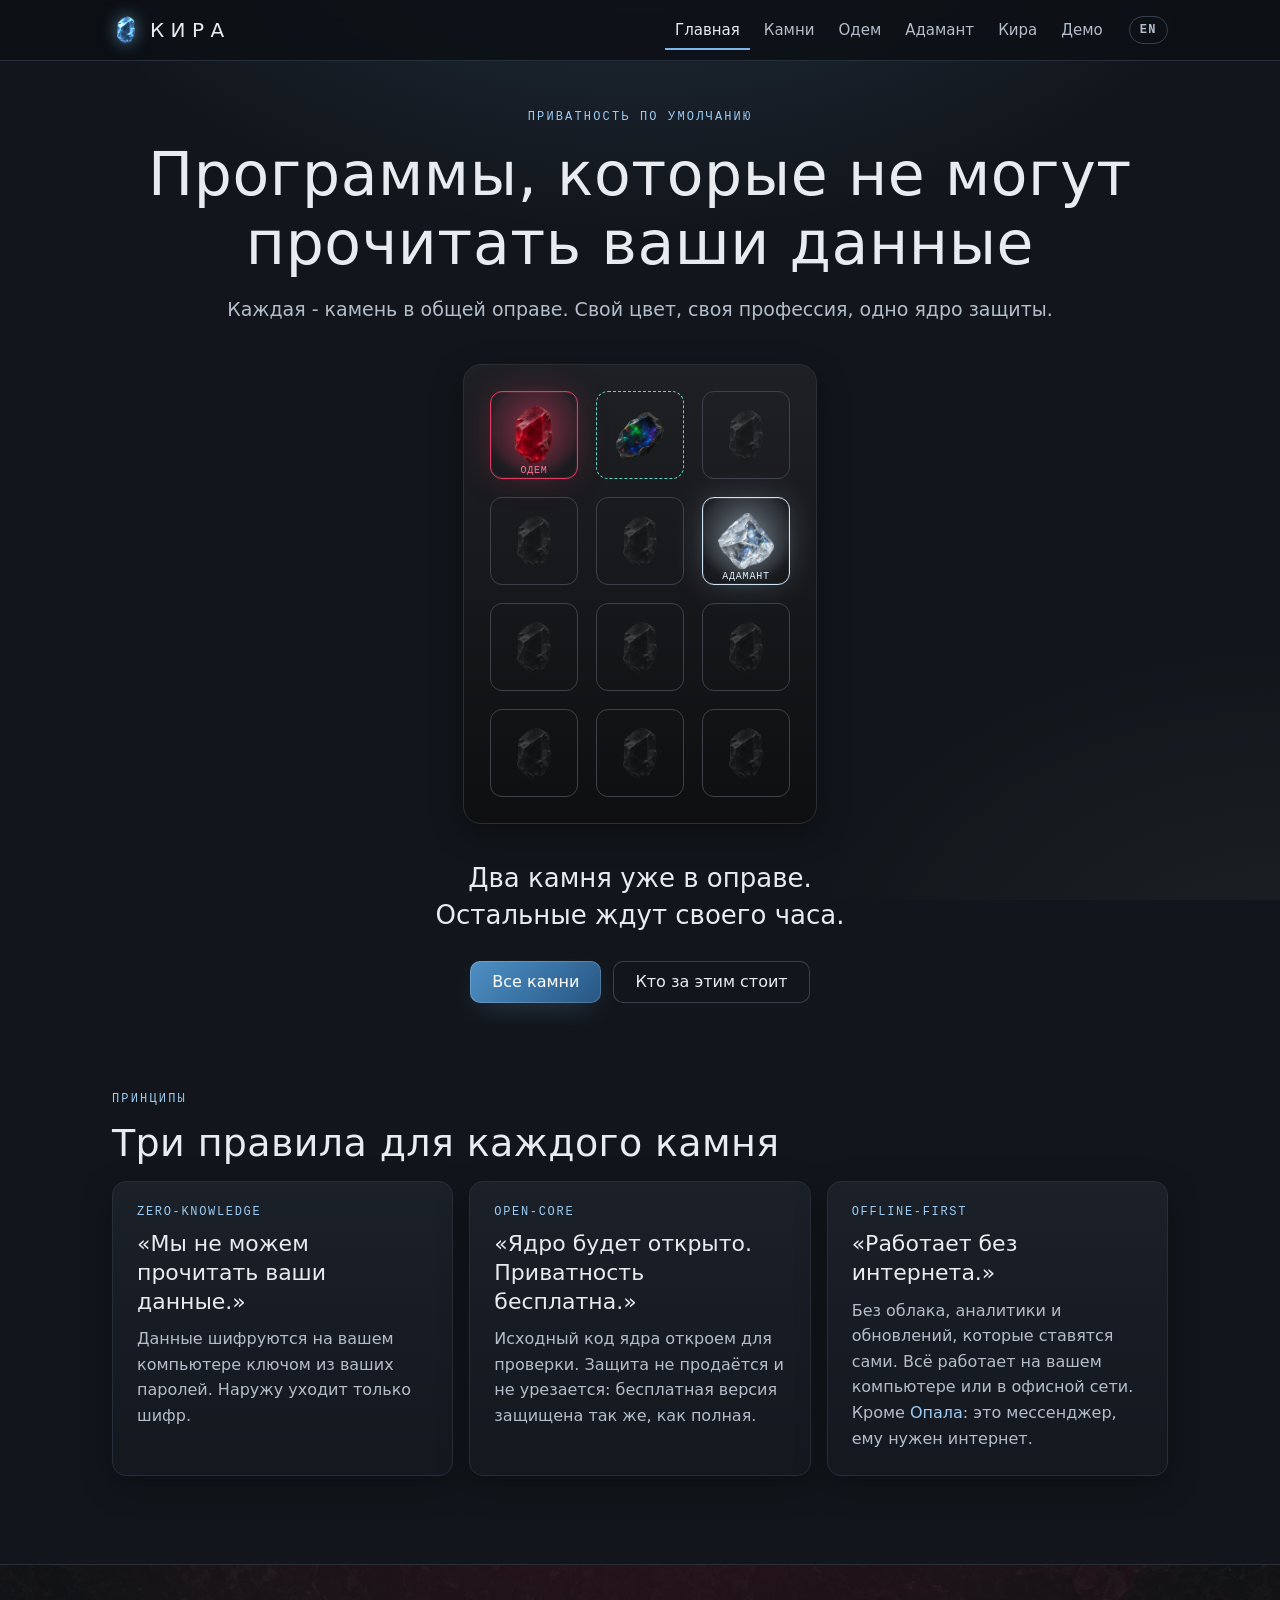
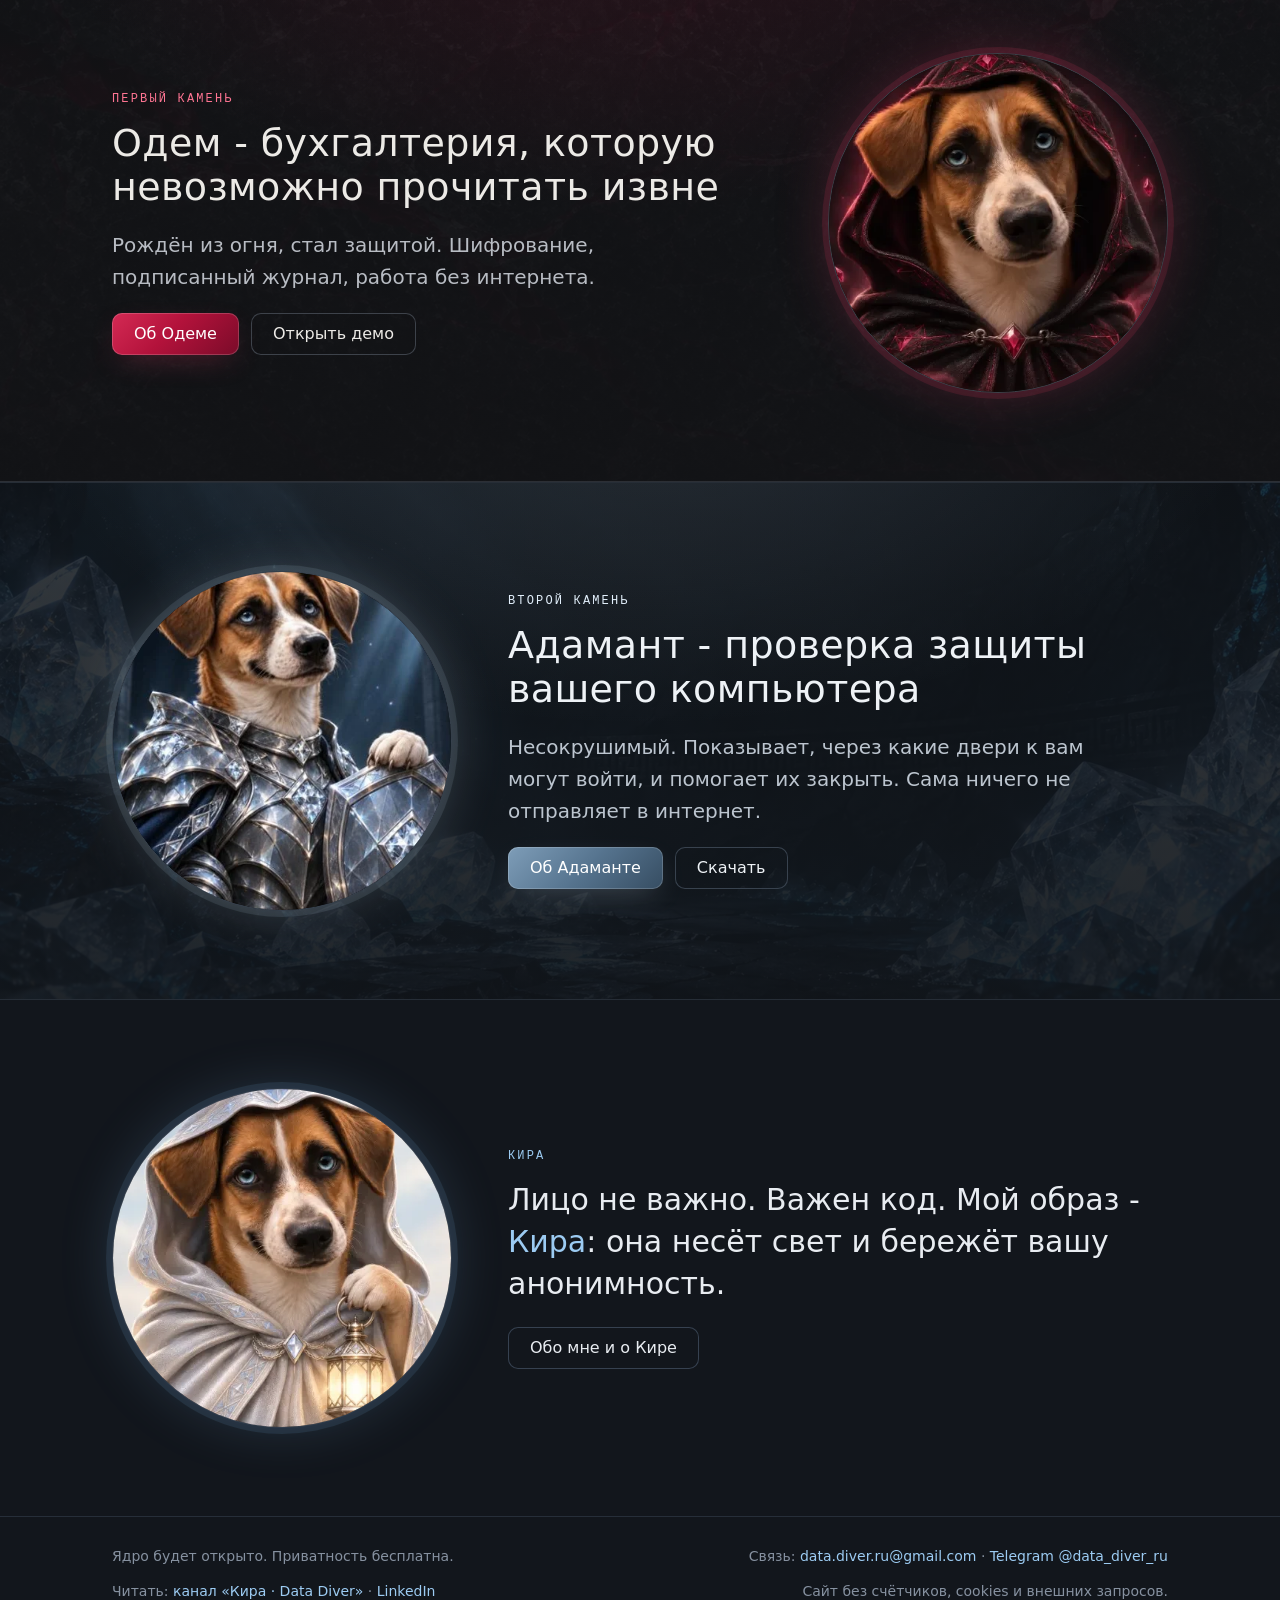
<file: index.html>
<!doctype html>
<html lang="ru">
<head>
<meta charset="utf-8">
<meta name="viewport" content="width=device-width, initial-scale=1">
<meta http-equiv="Content-Security-Policy" content="default-src 'self'; img-src 'self' data:; style-src 'self'; script-src 'none'; base-uri 'none'; form-action 'none'">
<meta name="referrer" content="no-referrer">
<title>Камни приватности - Одем и другие</title>
<meta name="description" content="Программы, которые не могут прочитать ваши данные. Первый камень - Одем, бухгалтерия.">
<meta property="og:title" content="Камни приватности - Одем и другие">
<meta property="og:description" content="Программы, которые не могут прочитать ваши данные. Первый камень - Одем, бухгалтерия.">
<meta property="og:image" content="assets/img/social-preview.jpg">
<meta name="theme-color" content="#12161c">
<link rel="alternate" hreflang="ru" href="index.html">
<link rel="alternate" hreflang="en" href="en/index.html">
<link rel="icon" href="assets/favicon.png" type="image/png">
<link rel="stylesheet" href="assets/style.css">
<link rel="stylesheet" href="assets/adamant.css">
</head>
<body data-theme="kira">
<header class="top"><div class="wrap">
<a class="brand" href="index.html" aria-label="На главную"><img class="ruby" src="assets/img/ruby.webp" alt="" width="256" height="256"><span>КИРА</span></a>
<nav class="nav" aria-label="Разделы"><a href="index.html" aria-current="page">Главная</a><a href="stones.html">Камни</a><a href="odem.html">Одем</a><a href="adamant.html">Адамант</a><a href="kira.html">Кира</a><a href="demo.html">Демо</a></nav>
<a class="lang" href="en/index.html" hreflang="en" lang="en" title="English">EN</a>
</div></header>
<main id="main">
<section class="hero"><div class="wrap">
<p class="eyebrow">Приватность по умолчанию</p>
<h1>Программы, которые не могут прочитать ваши данные</h1>
<p class="tag">Каждая - камень в общей оправе. Свой цвет, своя профессия, одно ядро защиты.</p>
<div class="setting" data-theme="graphite" aria-label="Оправа: двенадцать мест, два камня на месте">
<a class="stone lit" data-theme="odem" href="odem.html" aria-label="Одем - бухгалтерия, в работе"><img class="ruby" src="assets/img/ruby.webp" alt="" width="256" height="256"><span class="name">Одем</span></a>
<a class="stone soon" data-theme="opal" href="stones.html#opal" aria-label="Опал - анонимный мессенджер, скоро. Ему нужен интернет." title="Опалу нужен интернет - это мессенджер. Сообщения идут через Tor, без наших серверов."><img class="ruby" src="assets/img/opal.webp" alt="" width="256" height="256"><span class="name">Опал</span></a>
<span class="stone" role="img" aria-label="Свободное место"><img class="ruby" src="assets/img/ruby.webp" alt="" width="256" height="256"></span>
<span class="stone" role="img" aria-label="Свободное место"><img class="ruby" src="assets/img/ruby.webp" alt="" width="256" height="256"></span>
<span class="stone" role="img" aria-label="Свободное место"><img class="ruby" src="assets/img/ruby.webp" alt="" width="256" height="256"></span>
<a class="stone lit" data-theme="adamant" href="adamant.html" aria-label="Адамант - проверка защиты компьютера, вышел"><img class="diamond" src="assets/img/diamond.webp" alt="" width="256" height="256"><span class="name">Адамант</span></a>
<span class="stone" role="img" aria-label="Свободное место"><img class="ruby" src="assets/img/ruby.webp" alt="" width="256" height="256"></span>
<span class="stone" role="img" aria-label="Свободное место"><img class="ruby" src="assets/img/ruby.webp" alt="" width="256" height="256"></span>
<span class="stone" role="img" aria-label="Свободное место"><img class="ruby" src="assets/img/ruby.webp" alt="" width="256" height="256"></span>
<span class="stone" role="img" aria-label="Свободное место"><img class="ruby" src="assets/img/ruby.webp" alt="" width="256" height="256"></span>
<span class="stone" role="img" aria-label="Свободное место"><img class="ruby" src="assets/img/ruby.webp" alt="" width="256" height="256"></span>
<span class="stone" role="img" aria-label="Свободное место"><img class="ruby" src="assets/img/ruby.webp" alt="" width="256" height="256"></span>
</div>
<p class="says">Два камня уже в оправе. Остальные ждут своего часа.</p>
<div class="actions">
<a class="btn" href="stones.html">Все камни</a>
<a class="btn ghost" href="kira.html">Кто за этим стоит</a>
</div>
</div></section>

<section class="flush"><div class="wrap">
<p class="eyebrow">Принципы</p>
<h2>Три правила для каждого камня</h2>
<div class="grid3">
<div class="card"><div class="k">Zero-knowledge</div><blockquote>«Мы не можем прочитать ваши данные.»</blockquote><p>Данные шифруются на вашем компьютере ключом из ваших паролей. Наружу уходит только шифр.</p></div>
<div class="card"><div class="k">Open-core</div><blockquote>«Ядро будет открыто. Приватность бесплатна.»</blockquote><p>Исходный код ядра откроем для проверки. Защита не продаётся и не урезается: бесплатная версия защищена так же, как полная.</p></div>
<div class="card"><div class="k">Offline-first</div><blockquote>«Работает без интернета.»</blockquote><p>Без облака, аналитики и обновлений, которые ставятся сами. Всё работает на вашем компьютере или в офисной сети.</p><p class="muted">Кроме <a href="stones.html#opal">Опала</a>: это мессенджер, ему нужен интернет.</p></div>
</div>
</div></section>

<section class="band" data-theme="odem"><div class="wrap split rev">
<div class="avatar"><img src="assets/img/kira-keeper.webp" alt="Кира в образе хранительницы камней: тёмный плащ с рубиновой вышивкой" width="512" height="512"></div>
<div>
<p class="eyebrow">Первый камень</p>
<h2>Одем - бухгалтерия, которую невозможно прочитать извне</h2>
<p class="lead">Рождён из огня, стал защитой. Шифрование, подписанный журнал, работа без интернета.</p>
<div class="actions left"><a class="btn" href="odem.html">Об Одеме</a><a class="btn ghost" href="demo.html">Открыть демо</a></div>
</div>
</div></section>
<section class="band" data-theme="adamant"><div class="wrap split">
<div class="avatar"><img src="assets/img/kira-knight.webp" alt="Кира в алмазных доспехах со щитом" width="480" height="480" loading="lazy"></div>
<div>
<p class="eyebrow">Второй камень</p>
<h2>Адамант - проверка защиты вашего компьютера</h2>
<p class="lead">Несокрушимый. Показывает, через какие двери к вам могут войти, и помогает их закрыть. Сама ничего не отправляет в интернет.</p>
<div class="actions left"><a class="btn" href="adamant.html">Об Адаманте</a><a class="btn ghost" href="adamant.html#download">Скачать</a></div>
</div>
</div></section>


<section><div class="wrap split">
<div class="avatar"><img src="assets/img/kira-light.webp" alt="Кира - светлая собака-просветитель с фонарём" width="512" height="512"></div>
<div>
<p class="eyebrow">Кира</p>
<p class="manifest">Лицо не важно. Важен код. Мой образ - <em>Кира</em>: она несёт свет и бережёт вашу анонимность.</p>
<a class="btn ghost" href="kira.html">Обо мне и о Кире</a>
</div>
</div></section>
</main>
<footer class="foot"><div class="wrap">
<p>Ядро будет открыто. Приватность бесплатна.</p>
<p>Связь: <a href="mailto:data.diver.ru@gmail.com">data.diver.ru@gmail.com</a> · <a href="https://t.me/data_diver_ru" rel="noopener noreferrer">Telegram @data_diver_ru</a></p>
<p>Читать: <a href="https://t.me/datadiver_ru" rel="noopener noreferrer">канал «Кира · Data Diver»</a> · <a href="https://www.linkedin.com/in/datadiverru" rel="noopener noreferrer">LinkedIn</a></p>
<p>Сайт без счётчиков, cookies и внешних запросов.</p>
</div></footer>
</body>
</html>
</file>
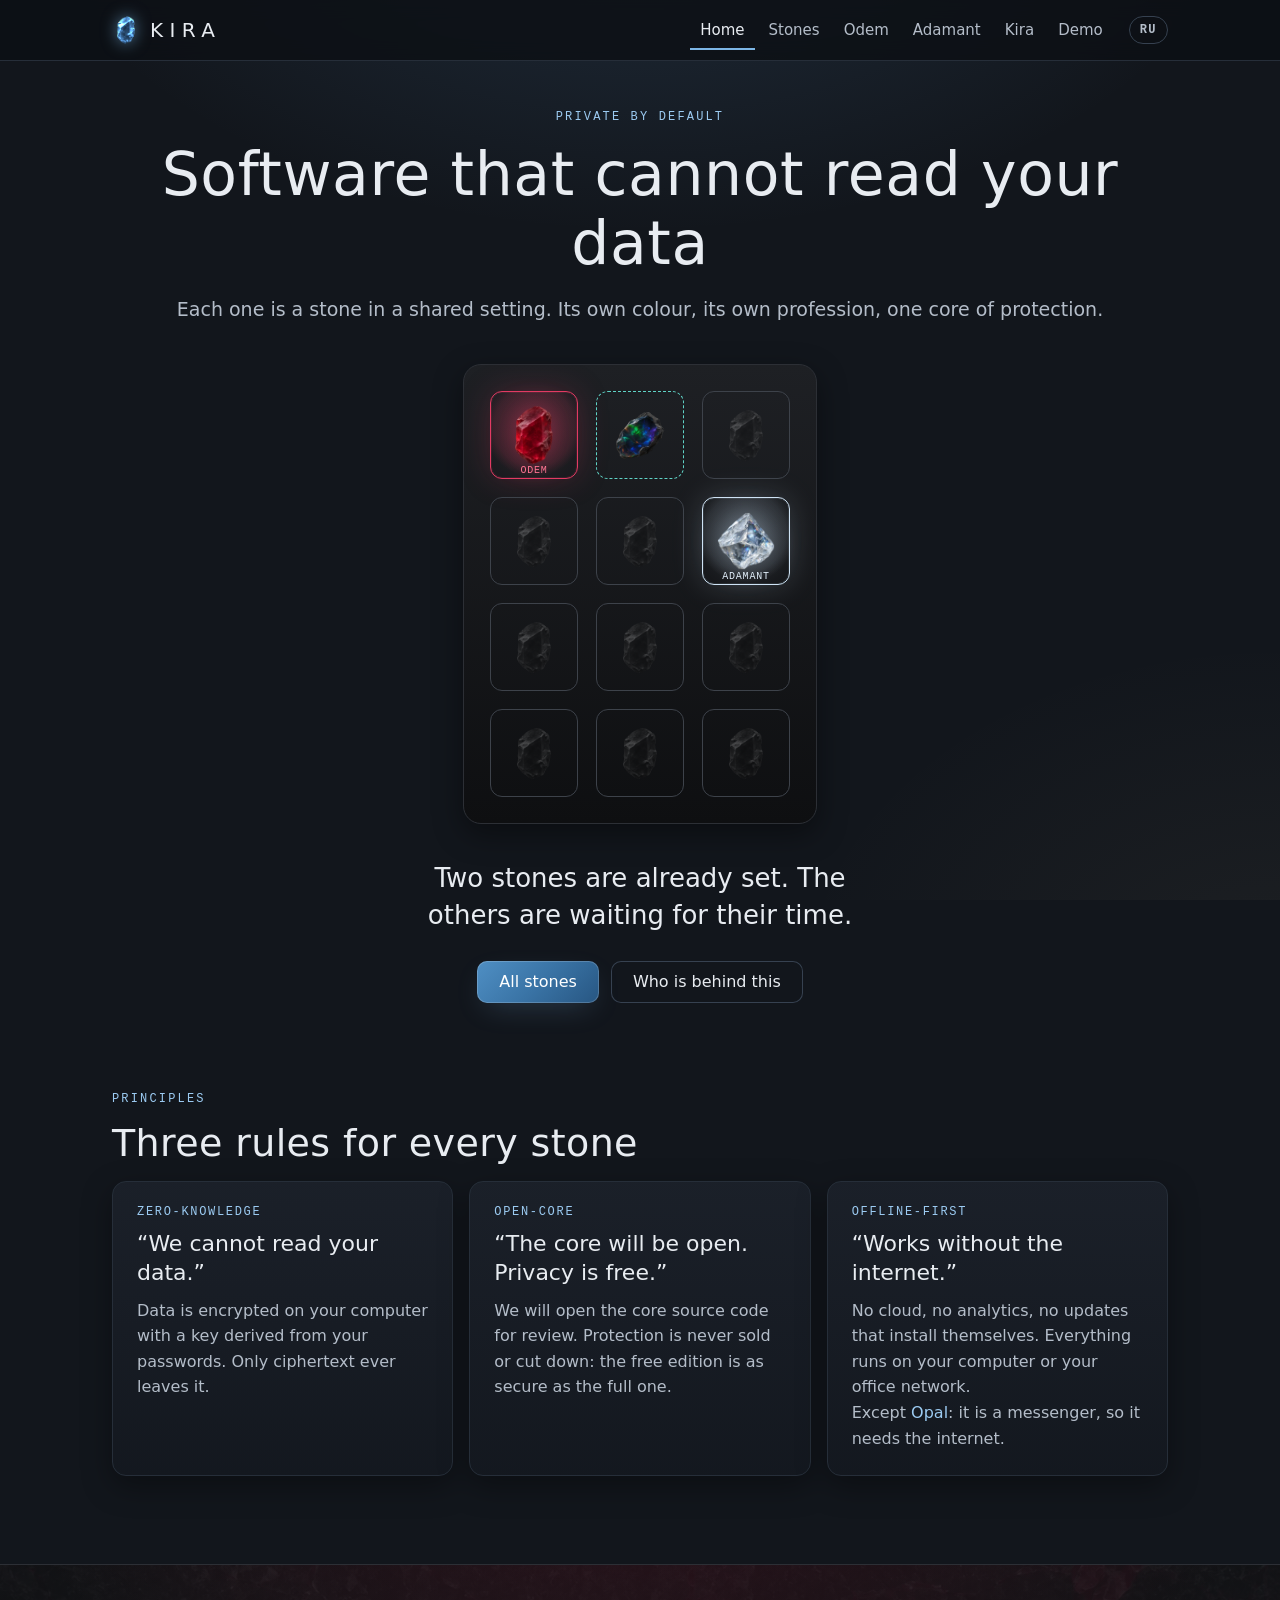
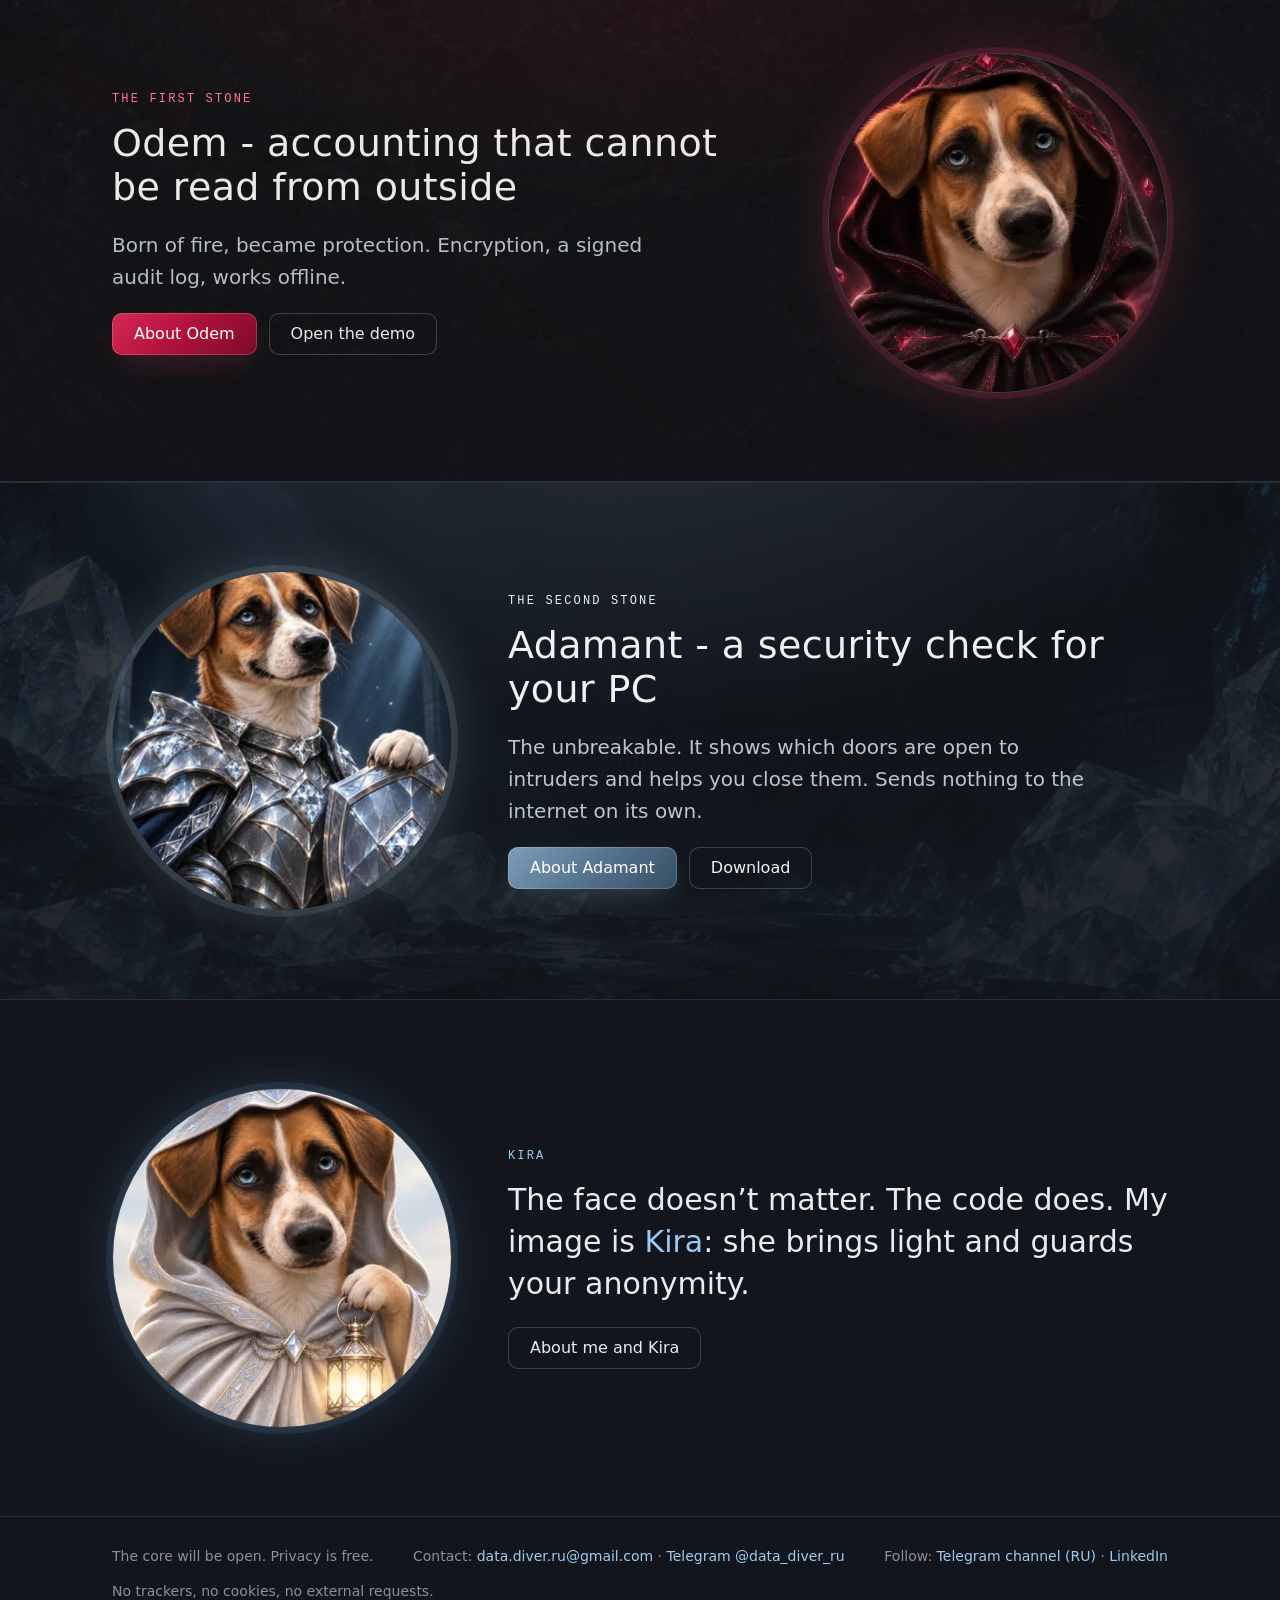
<file: en/index.html>
<!doctype html>
<html lang="en">
<head>
<meta charset="utf-8">
<meta name="viewport" content="width=device-width, initial-scale=1">
<meta http-equiv="Content-Security-Policy" content="default-src 'self'; img-src 'self' data:; style-src 'self'; script-src 'none'; base-uri 'none'; form-action 'none'">
<meta name="referrer" content="no-referrer">
<title>Stones of privacy - Odem and more</title>
<meta name="description" content="Software that cannot read your data. The first stone is Odem, an accounting app.">
<meta property="og:title" content="Stones of privacy - Odem and more">
<meta property="og:description" content="Software that cannot read your data. The first stone is Odem, an accounting app.">
<meta property="og:image" content="../assets/img/social-preview.jpg">
<meta name="theme-color" content="#12161c">
<link rel="alternate" hreflang="ru" href="../index.html">
<link rel="alternate" hreflang="en" href="index.html">
<link rel="icon" href="../assets/favicon.png" type="image/png">
<link rel="stylesheet" href="../assets/style.css">
<link rel="stylesheet" href="../assets/adamant.css">
</head>
<body data-theme="kira">
<header class="top"><div class="wrap">
<a class="brand" href="index.html" aria-label="Home"><img class="ruby" src="../assets/img/ruby.webp" alt="" width="256" height="256"><span>KIRA</span></a>
<nav class="nav" aria-label="Sections"><a href="index.html" aria-current="page">Home</a><a href="stones.html">Stones</a><a href="odem.html">Odem</a><a href="adamant.html">Adamant</a><a href="kira.html">Kira</a><a href="demo.html">Demo</a></nav>
<a class="lang" href="../index.html" hreflang="ru" lang="ru" title="Русский">RU</a>
</div></header>
<main id="main">
<section class="hero"><div class="wrap">
<p class="eyebrow">Private by default</p>
<h1>Software that cannot read your data</h1>
<p class="tag">Each one is a stone in a shared setting. Its own colour, its own profession, one core of protection.</p>
<div class="setting" data-theme="graphite" aria-label="The setting: twelve places, two stones in place">
<a class="stone lit" data-theme="odem" href="odem.html" aria-label="Odem - accounting, in progress"><img class="ruby" src="../assets/img/ruby.webp" alt="" width="256" height="256"><span class="name">Odem</span></a>
<a class="stone soon" data-theme="opal" href="stones.html#opal" aria-label="Opal - anonymous messenger, coming soon. It needs the internet." title="Opal needs the internet - it is a messenger. Messages travel over Tor, with no servers of ours."><img class="ruby" src="../assets/img/opal.webp" alt="" width="256" height="256"><span class="name">Opal</span></a>
<span class="stone" role="img" aria-label="Empty place"><img class="ruby" src="../assets/img/ruby.webp" alt="" width="256" height="256"></span>
<span class="stone" role="img" aria-label="Empty place"><img class="ruby" src="../assets/img/ruby.webp" alt="" width="256" height="256"></span>
<span class="stone" role="img" aria-label="Empty place"><img class="ruby" src="../assets/img/ruby.webp" alt="" width="256" height="256"></span>
<a class="stone lit" data-theme="adamant" href="adamant.html" aria-label="Adamant - a PC security check, released"><img class="diamond" src="../assets/img/diamond.webp" alt="" width="256" height="256"><span class="name">Adamant</span></a>
<span class="stone" role="img" aria-label="Empty place"><img class="ruby" src="../assets/img/ruby.webp" alt="" width="256" height="256"></span>
<span class="stone" role="img" aria-label="Empty place"><img class="ruby" src="../assets/img/ruby.webp" alt="" width="256" height="256"></span>
<span class="stone" role="img" aria-label="Empty place"><img class="ruby" src="../assets/img/ruby.webp" alt="" width="256" height="256"></span>
<span class="stone" role="img" aria-label="Empty place"><img class="ruby" src="../assets/img/ruby.webp" alt="" width="256" height="256"></span>
<span class="stone" role="img" aria-label="Empty place"><img class="ruby" src="../assets/img/ruby.webp" alt="" width="256" height="256"></span>
<span class="stone" role="img" aria-label="Empty place"><img class="ruby" src="../assets/img/ruby.webp" alt="" width="256" height="256"></span>
</div>
<p class="says">Two stones are already set. The others are waiting for their time.</p>
<div class="actions">
<a class="btn" href="stones.html">All stones</a>
<a class="btn ghost" href="kira.html">Who is behind this</a>
</div>
</div></section>

<section class="flush"><div class="wrap">
<p class="eyebrow">Principles</p>
<h2>Three rules for every stone</h2>
<div class="grid3">
<div class="card"><div class="k">Zero-knowledge</div><blockquote>“We cannot read your data.”</blockquote><p>Data is encrypted on your computer with a key derived from your passwords. Only ciphertext ever leaves it.</p></div>
<div class="card"><div class="k">Open-core</div><blockquote>“The core will be open. Privacy is free.”</blockquote><p>We will open the core source code for review. Protection is never sold or cut down: the free edition is as secure as the full one.</p></div>
<div class="card"><div class="k">Offline-first</div><blockquote>“Works without the internet.”</blockquote><p>No cloud, no analytics, no updates that install themselves. Everything runs on your computer or your office network.</p><p class="muted">Except <a href="stones.html#opal">Opal</a>: it is a messenger, so it needs the internet.</p></div>
</div>
</div></section>

<section class="band" data-theme="odem"><div class="wrap split rev">
<div class="avatar"><img src="../assets/img/kira-keeper.webp" alt="Kira as the keeper of the stones: a dark cloak with ruby embroidery" width="512" height="512"></div>
<div>
<p class="eyebrow">The first stone</p>
<h2>Odem - accounting that cannot be read from outside</h2>
<p class="lead">Born of fire, became protection. Encryption, a signed audit log, works offline.</p>
<div class="actions left"><a class="btn" href="odem.html">About Odem</a><a class="btn ghost" href="demo.html">Open the demo</a></div>
</div>
</div></section>
<section class="band" data-theme="adamant"><div class="wrap split">
<div class="avatar"><img src="../assets/img/kira-knight.webp" alt="Kira in diamond armour with a shield" width="480" height="480" loading="lazy"></div>
<div>
<p class="eyebrow">The second stone</p>
<h2>Adamant - a security check for your PC</h2>
<p class="lead">The unbreakable. It shows which doors are open to intruders and helps you close them. Sends nothing to the internet on its own.</p>
<div class="actions left"><a class="btn" href="adamant.html">About Adamant</a><a class="btn ghost" href="adamant.html#download">Download</a></div>
</div>
</div></section>


<section><div class="wrap split">
<div class="avatar"><img src="../assets/img/kira-light.webp" alt="Kira - a light-coated guide dog holding a lantern" width="512" height="512"></div>
<div>
<p class="eyebrow">Kira</p>
<p class="manifest">The face doesn’t matter. The code does. My image is <em>Kira</em>: she brings light and guards your anonymity.</p>
<a class="btn ghost" href="kira.html">About me and Kira</a>
</div>
</div></section>
</main>
<footer class="foot"><div class="wrap">
<p>The core will be open. Privacy is free.</p>
<p>Contact: <a href="mailto:data.diver.ru@gmail.com">data.diver.ru@gmail.com</a> · <a href="https://t.me/data_diver_ru" rel="noopener noreferrer">Telegram @data_diver_ru</a></p>
<p>Follow: <a href="https://t.me/datadiver_ru" rel="noopener noreferrer">Telegram channel (RU)</a> · <a href="https://www.linkedin.com/in/datadiverru" rel="noopener noreferrer">LinkedIn</a></p>
<p>No trackers, no cookies, no external requests.</p>
</div></footer>
</body>
</html>
</file>
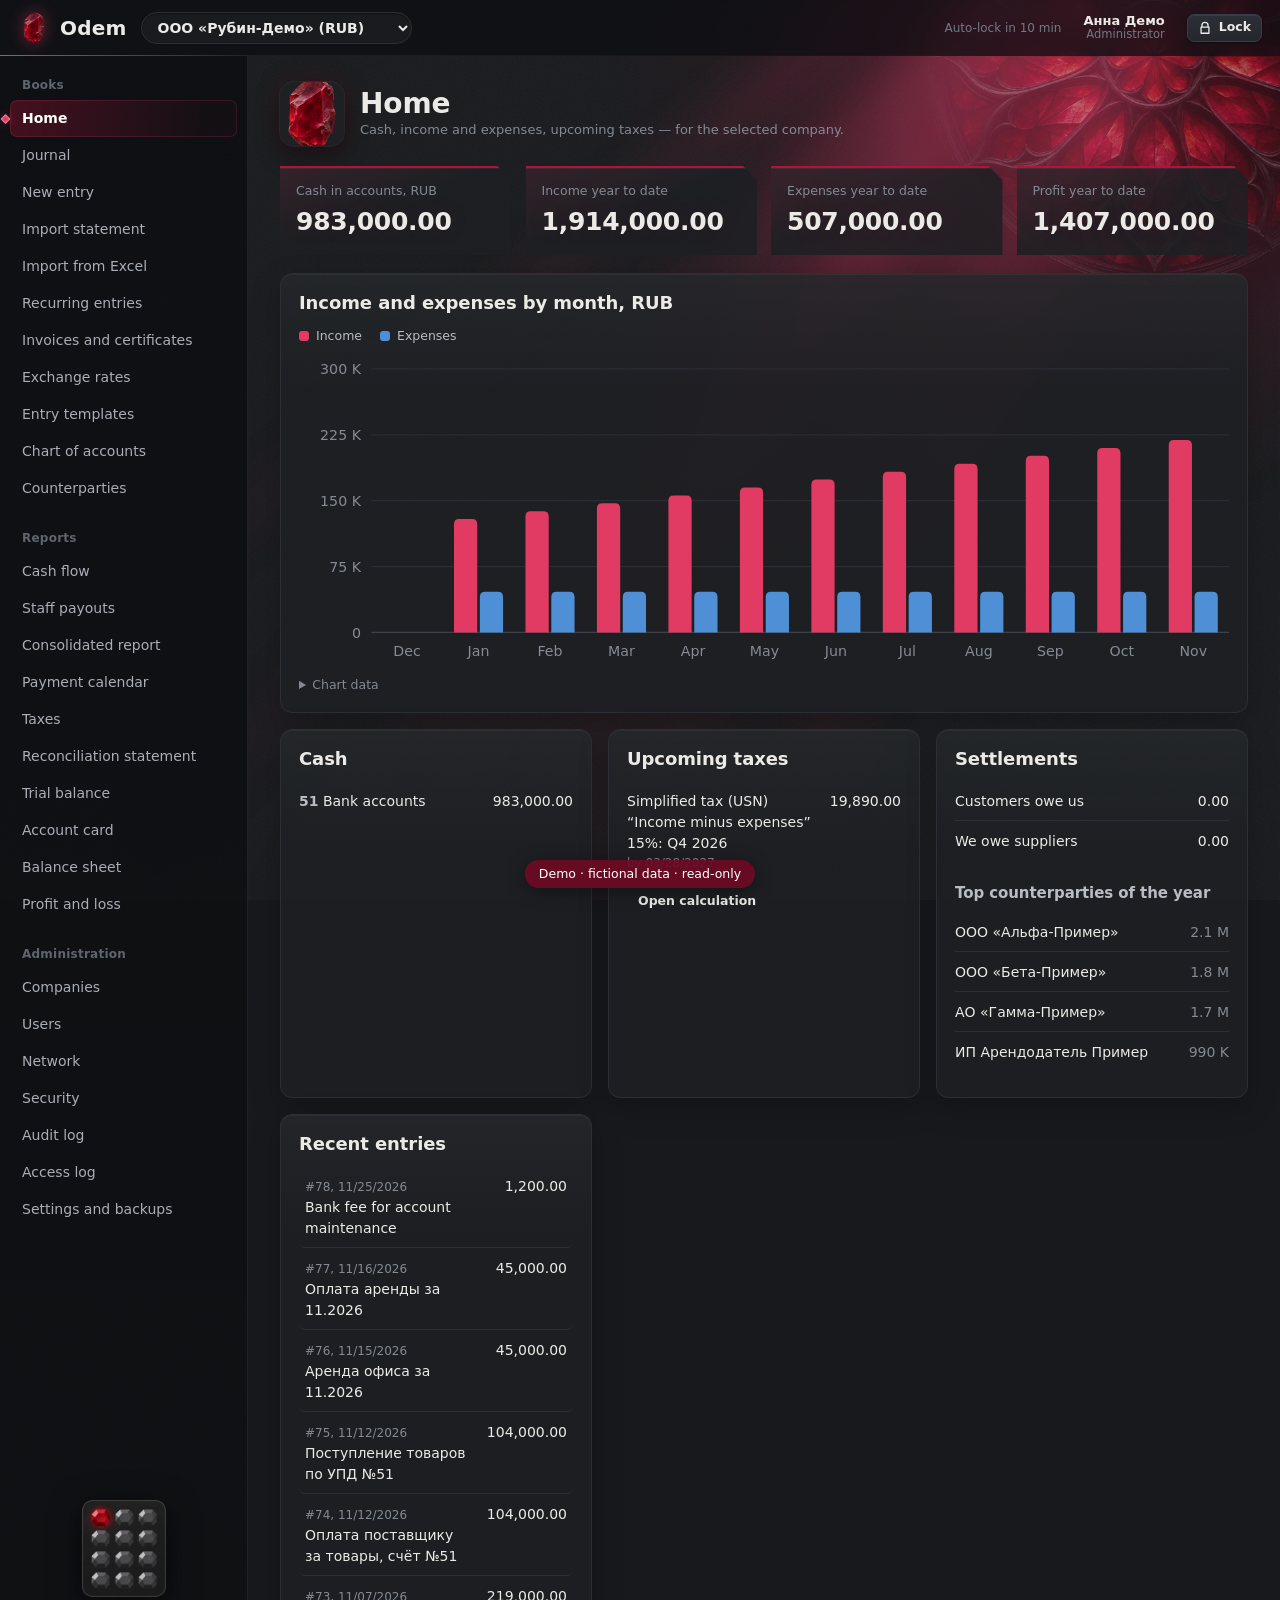
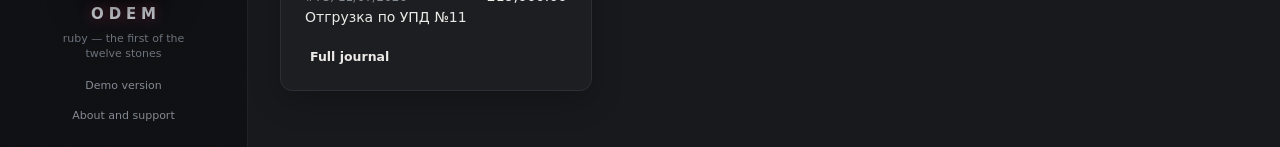
<file: sandbox/index.html>
<!doctype html>
<html lang="ru">
<head>
  <meta charset="utf-8">
  <meta name="viewport" content="width=device-width, initial-scale=1">
  <meta name="referrer" content="no-referrer">
  <meta name="description" content="Одем — закрытая бухгалтерия: демо на вымышленных данных">
  <title>Одем — закрытая бухгалтерия</title>
  <link rel="icon" href="favicon.png" type="image/png">
  <link rel="stylesheet" href="styles.css">
  <script src="qr.js" defer></script>
  <script src="demo-data.js" defer></script>
  <script src="demo-shim.js" defer></script>
  <script src="i18n-en.js" defer></script>
  <script src="app.js" defer></script>
</head>
<body>
  <noscript>Для работы приложения нужен JavaScript. JavaScript is required.</noscript>
  <div id="app" aria-live="polite"></div>
  <div id="toasts" role="status" aria-live="polite"></div>
</body>
</html>
</file>
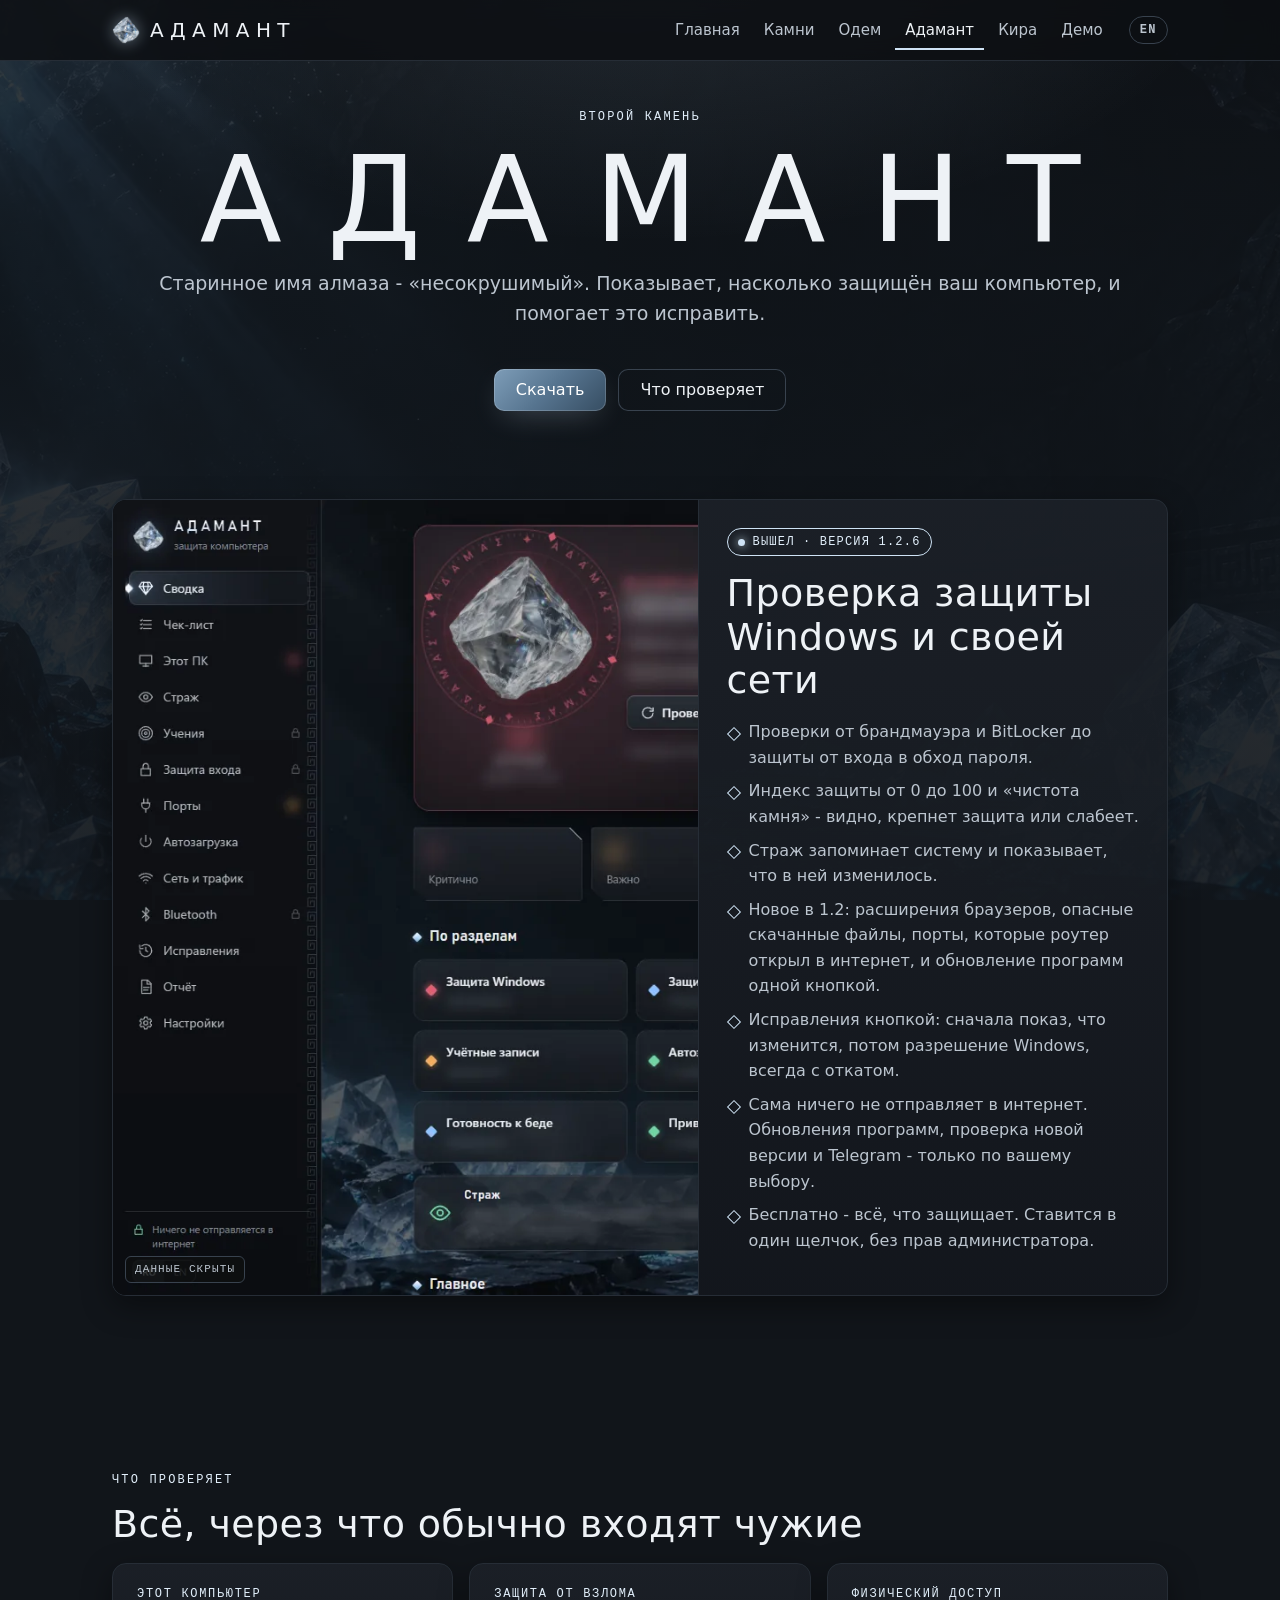
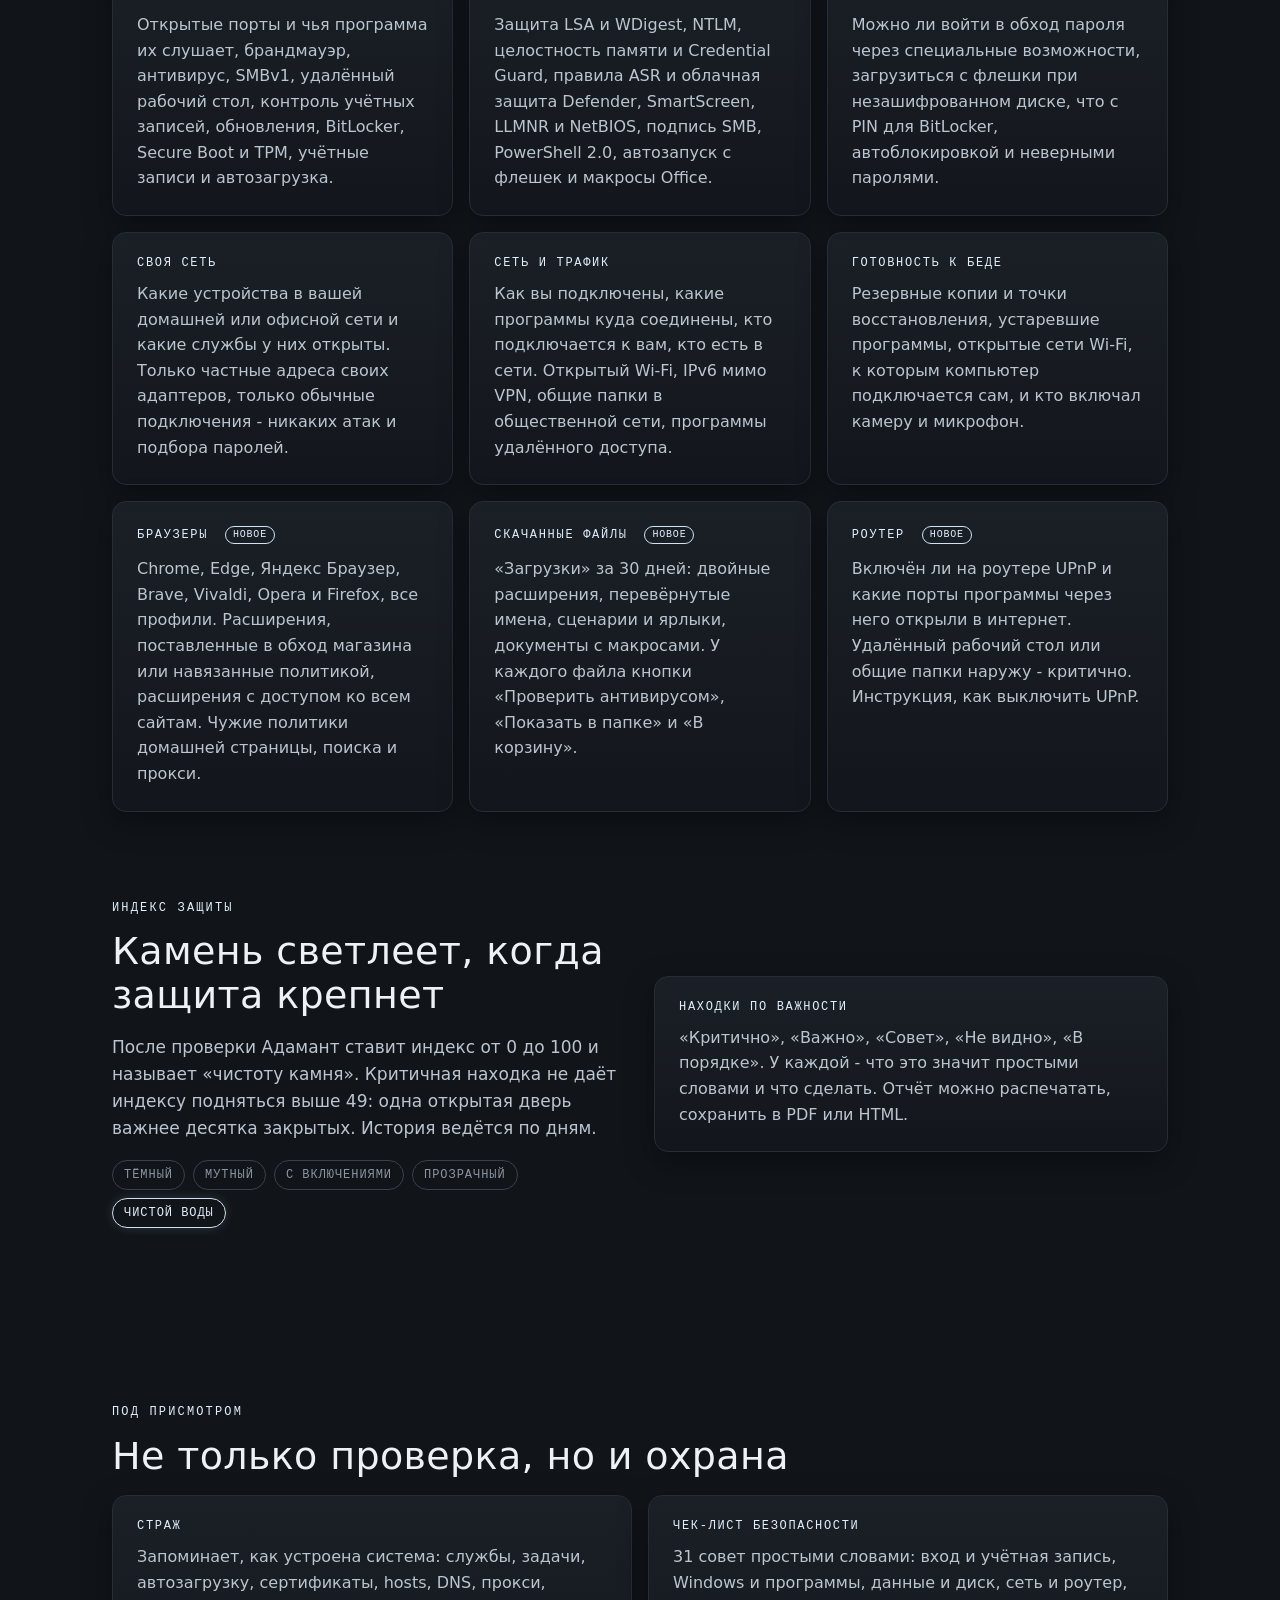
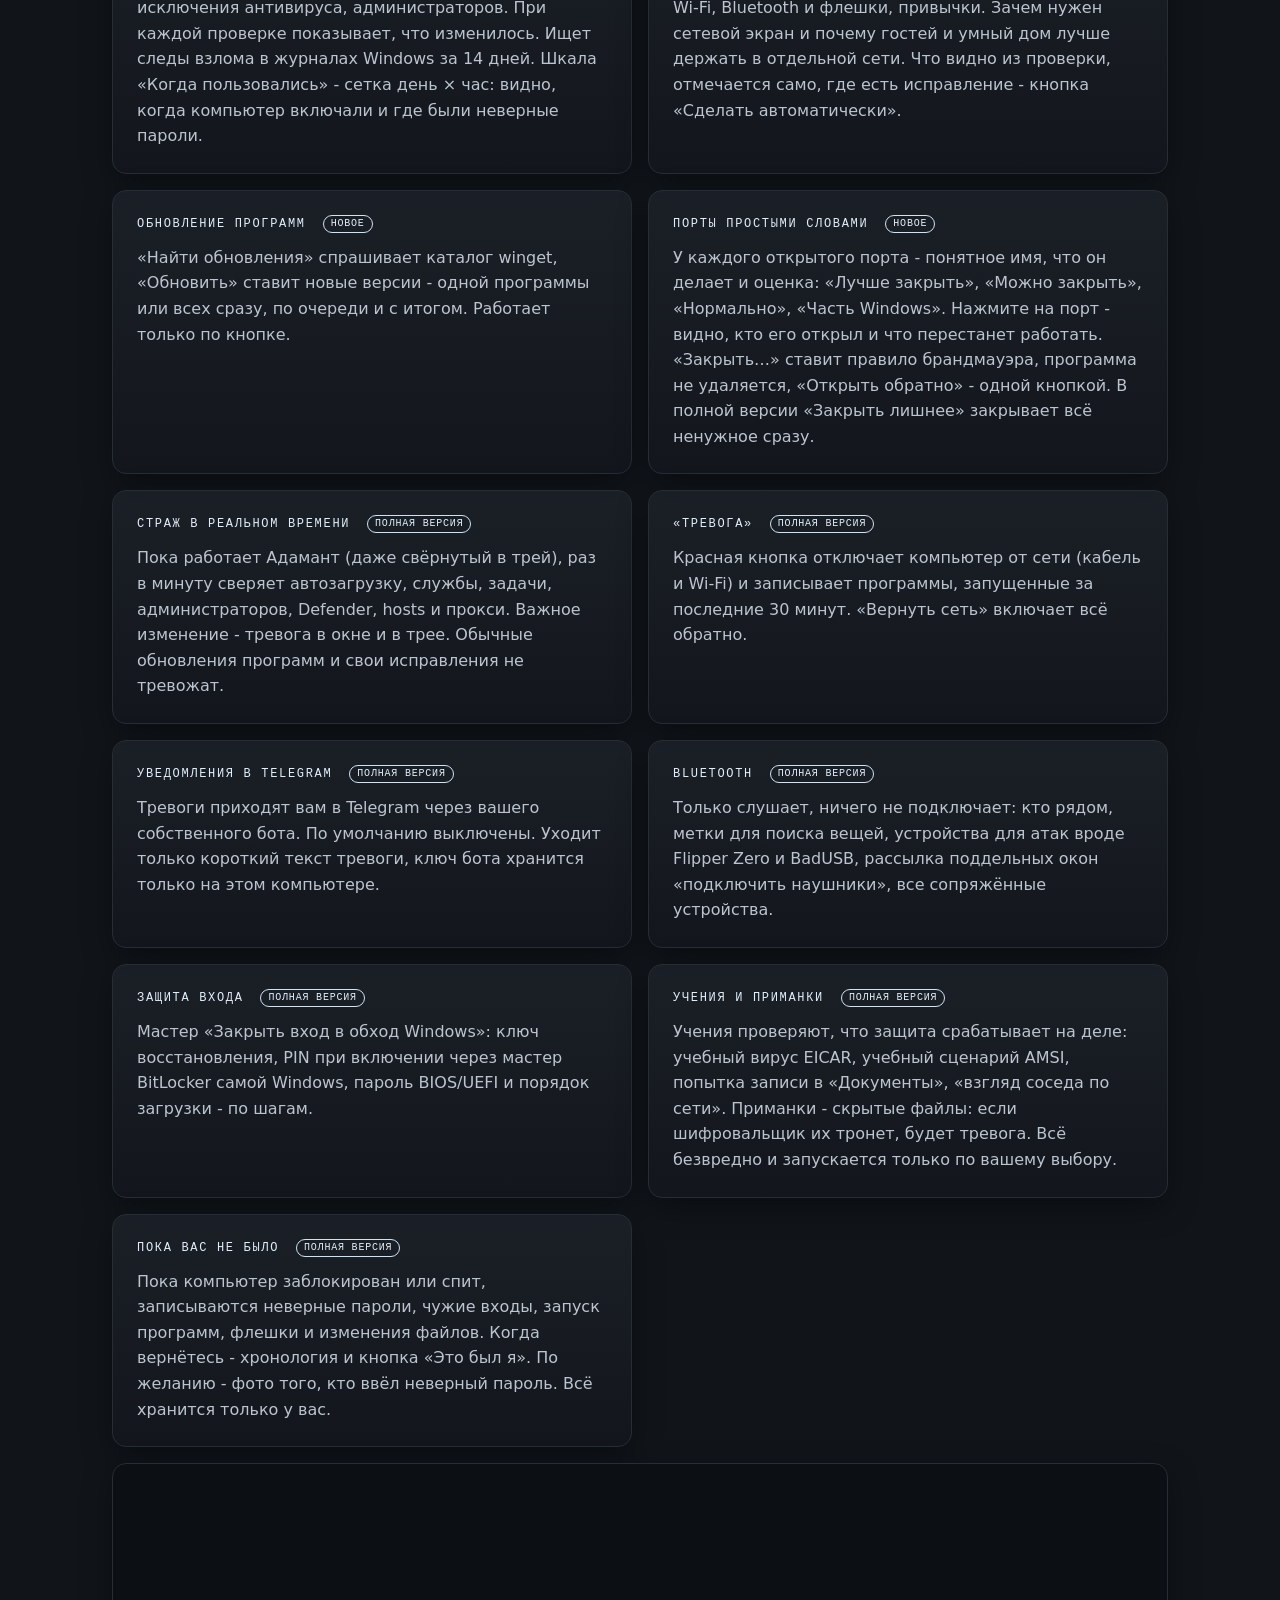
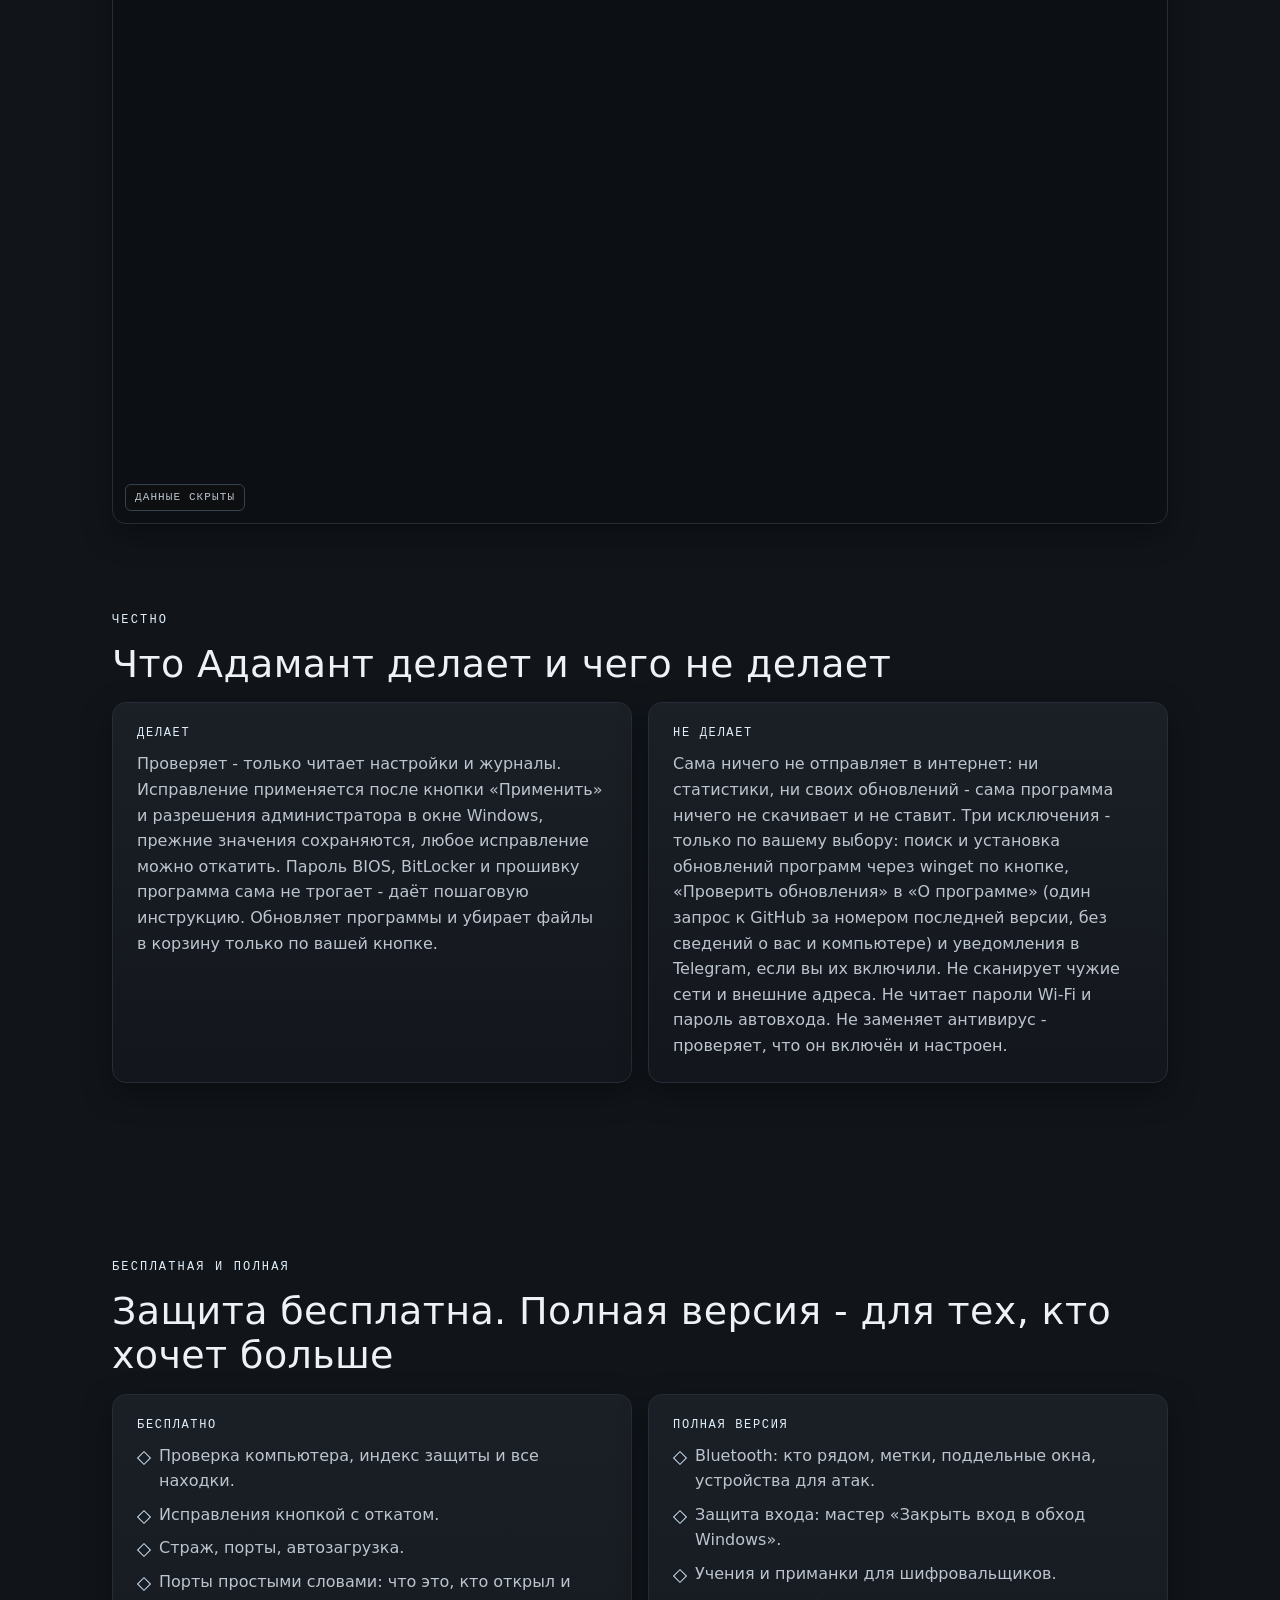
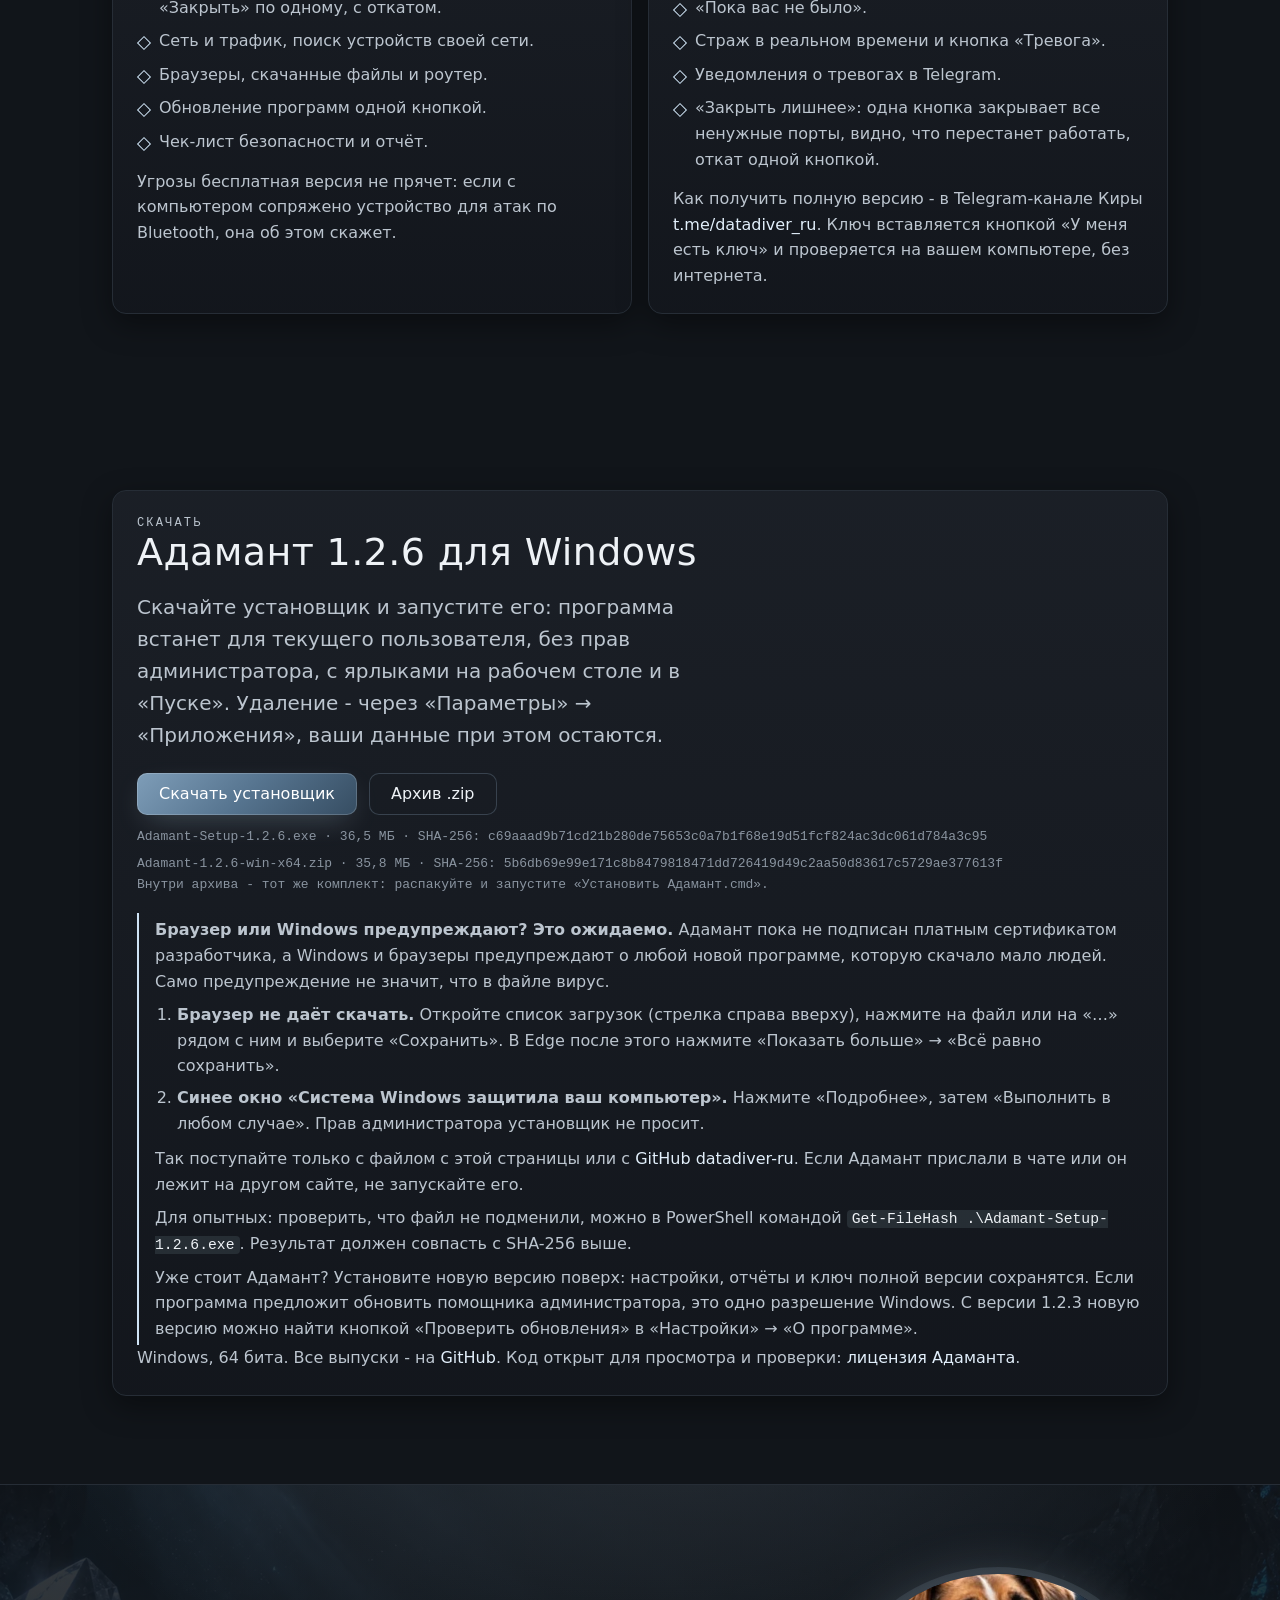
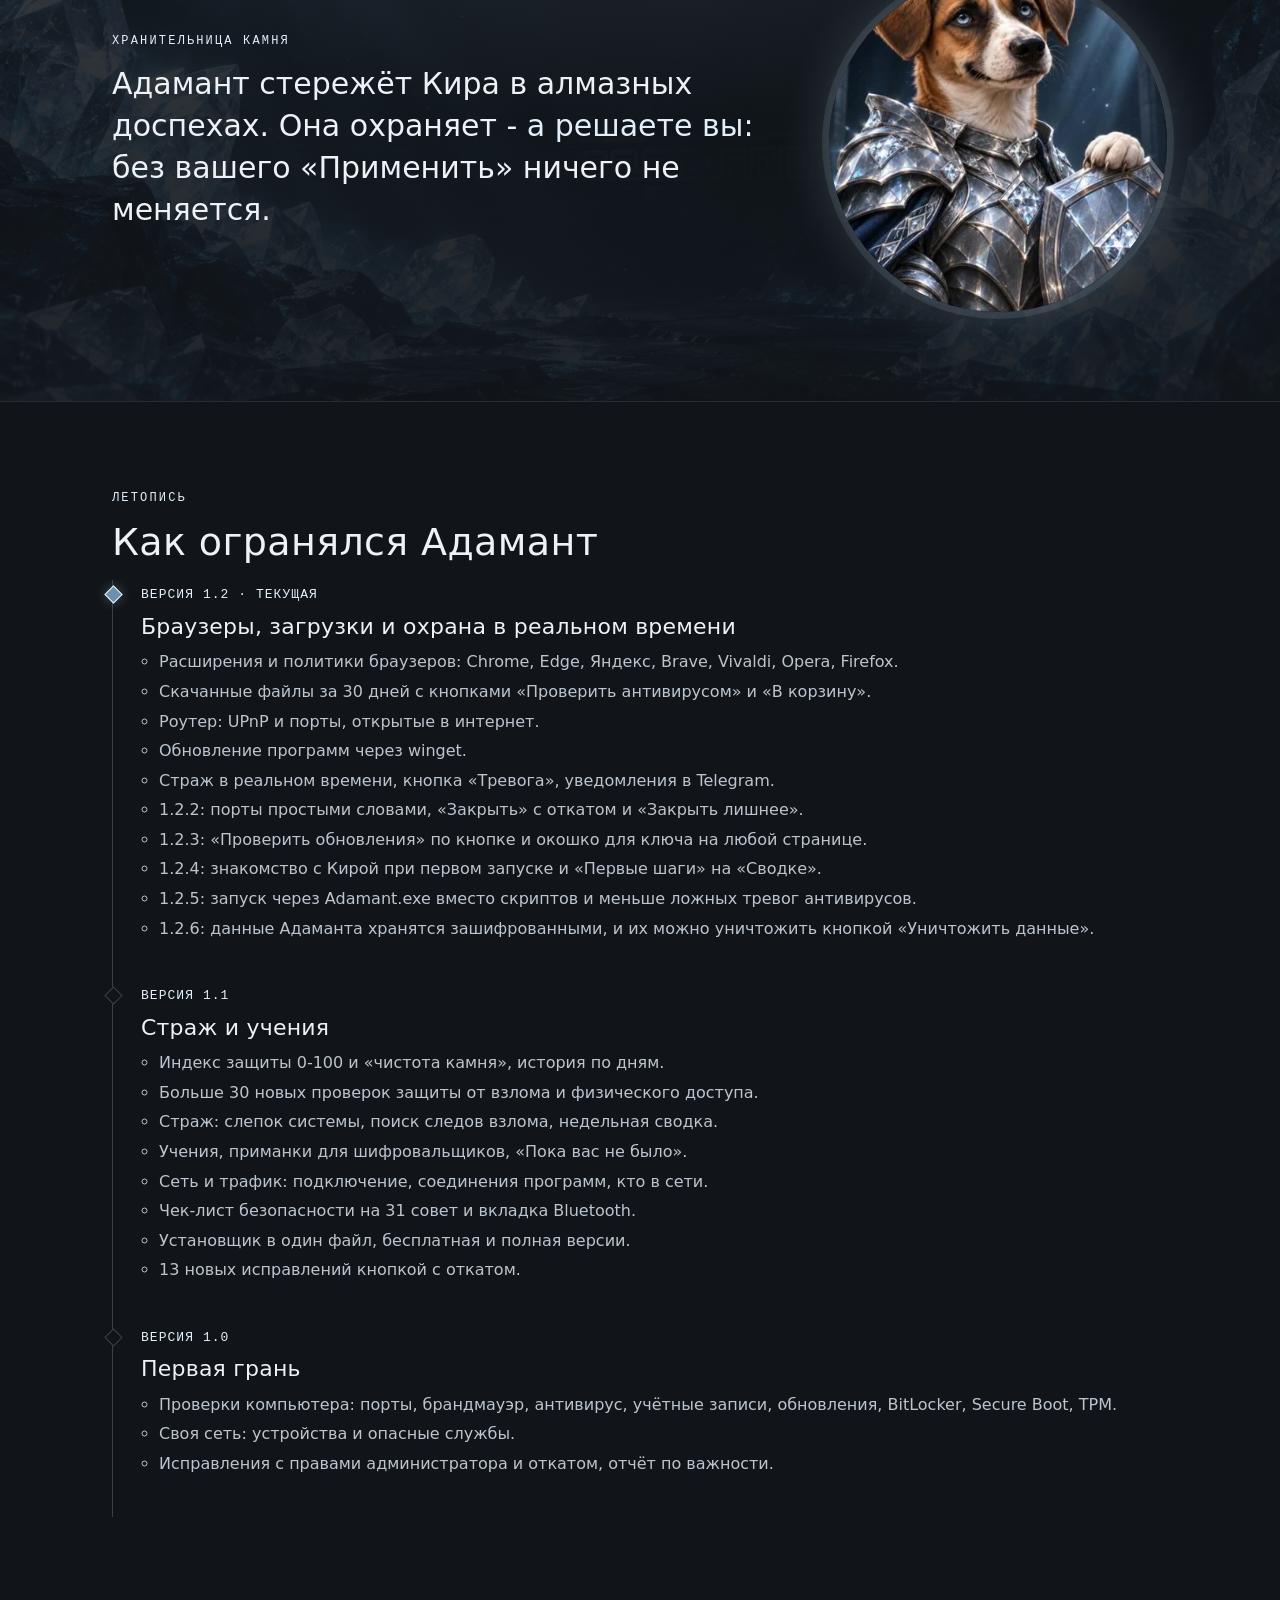
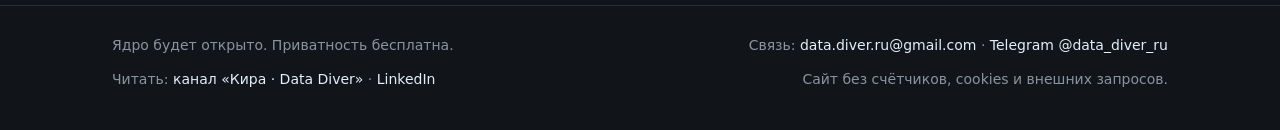
<file: adamant.html>
<!doctype html>
<html lang="ru">
<head>
<meta charset="utf-8">
<meta name="viewport" content="width=device-width, initial-scale=1">
<meta http-equiv="Content-Security-Policy" content="default-src 'self'; img-src 'self' data:; style-src 'self'; script-src 'none'; base-uri 'none'; form-action 'none'">
<meta name="referrer" content="no-referrer">
<title>Адамант - проверка защиты компьютера с Windows</title>
<meta name="description" content="Адамант - второй камень: проверяет защиту Windows и своей сети, сама ничего не отправляет в интернет и ничего не меняет без вашего разрешения.">
<meta property="og:title" content="Адамант - проверка защиты компьютера с Windows">
<meta property="og:description" content="Адамант - второй камень: проверяет защиту Windows и своей сети, сама ничего не отправляет в интернет и ничего не меняет без вашего разрешения.">
<meta property="og:image" content="assets/img/social-preview.jpg">
<meta name="theme-color" content="#11151a">
<link rel="alternate" hreflang="ru" href="adamant.html">
<link rel="alternate" hreflang="en" href="en/adamant.html">
<link rel="icon" href="assets/favicon.png" type="image/png">
<link rel="stylesheet" href="assets/style.css">
<link rel="stylesheet" href="assets/adamant.css">
</head>
<body data-theme="adamant">
<header class="top"><div class="wrap">
<a class="brand" href="adamant.html" aria-label="Адамант"><img class="diamond" src="assets/img/diamond.webp" alt="" width="256" height="256"><span>АДАМАНТ</span></a>
<nav class="nav" aria-label="Разделы"><a href="index.html">Главная</a><a href="stones.html">Камни</a><a href="odem.html">Одем</a><a href="adamant.html" aria-current="page">Адамант</a><a href="kira.html">Кира</a><a href="demo.html">Демо</a></nav>
<a class="lang" href="en/adamant.html" hreflang="en" lang="en" title="English">EN</a>
</div></header>
<main id="main">
<section class="hero"><div class="wrap">
<p class="eyebrow">Второй камень</p>
<h1 class="title">АДАМАНТ</h1>
<p class="tag">Старинное имя алмаза - «несокрушимый». Показывает, насколько защищён ваш компьютер, и помогает это исправить.</p>
<div class="actions">
<a class="btn" href="#download">Скачать</a>
<a class="btn ghost" href="#checks">Что проверяет</a>
</div>
</div></section>

<section class="flush"><div class="wrap">
<article class="card product">
<div class="shot"><img src="assets/img/adamant-screen.webp" alt="Окно Адаманта: сводка проверки, данные скрыты фильтром" width="1440" height="900" loading="lazy"><span class="veil">Данные скрыты</span></div>
<div class="body">
<span class="status live">Вышел · версия 1.2.6</span>
<h2 class="mt">Проверка защиты Windows и своей сети</h2>
<ul class="ticks">
<li>Проверки от брандмауэра и BitLocker до защиты от входа в обход пароля.</li>
<li>Индекс защиты от 0 до 100 и «чистота камня» - видно, крепнет защита или слабеет.</li>
<li>Страж запоминает систему и показывает, что в ней изменилось.</li>
<li>Новое в 1.2: расширения браузеров, опасные скачанные файлы, порты, которые роутер открыл в интернет, и обновление программ одной кнопкой.</li>
<li>Исправления кнопкой: сначала показ, что изменится, потом разрешение Windows, всегда с откатом.</li>
<li>Сама ничего не отправляет в интернет. Обновления программ, проверка новой версии и Telegram - только по вашему выбору.</li>
<li>Бесплатно - всё, что защищает. Ставится в один щелчок, без прав администратора.</li>
</ul>
</div>
</article>
</div></section>

<section id="checks"><div class="wrap">
<p class="eyebrow">Что проверяет</p>
<h2>Всё, через что обычно входят чужие</h2>
<div class="grid3">
<div class="card"><div class="k">Этот компьютер</div><p>Открытые порты и чья программа их слушает, брандмауэр, антивирус, SMBv1, удалённый рабочий стол, контроль учётных записей, обновления, BitLocker, Secure Boot и TPM, учётные записи и автозагрузка.</p></div>
<div class="card"><div class="k">Защита от взлома</div><p>Защита LSA и WDigest, NTLM, целостность памяти и Credential Guard, правила ASR и облачная защита Defender, SmartScreen, LLMNR и NetBIOS, подпись SMB, PowerShell 2.0, автозапуск с флешек и макросы Office.</p></div>
<div class="card"><div class="k">Физический доступ</div><p>Можно ли войти в обход пароля через специальные возможности, загрузиться с флешки при незашифрованном диске, что с PIN для BitLocker, автоблокировкой и неверными паролями.</p></div>
<div class="card"><div class="k">Своя сеть</div><p>Какие устройства в вашей домашней или офисной сети и какие службы у них открыты. Только частные адреса своих адаптеров, только обычные подключения - никаких атак и подбора паролей.</p></div>
<div class="card"><div class="k">Сеть и трафик</div><p>Как вы подключены, какие программы куда соединены, кто подключается к вам, кто есть в сети. Открытый Wi-Fi, IPv6 мимо VPN, общие папки в общественной сети, программы удалённого доступа.</p></div>
<div class="card"><div class="k">Готовность к беде</div><p>Резервные копии и точки восстановления, устаревшие программы, открытые сети Wi-Fi, к которым компьютер подключается сам, и кто включал камеру и микрофон.</p></div>
<div class="card"><div class="k">Браузеры <span class="tier">новое</span></div><p>Chrome, Edge, Яндекс Браузер, Brave, Vivaldi, Opera и Firefox, все профили. Расширения, поставленные в обход магазина или навязанные политикой, расширения с доступом ко всем сайтам. Чужие политики домашней страницы, поиска и прокси.</p></div>
<div class="card"><div class="k">Скачанные файлы <span class="tier">новое</span></div><p>«Загрузки» за 30 дней: двойные расширения, перевёрнутые имена, сценарии и ярлыки, документы с макросами. У каждого файла кнопки «Проверить антивирусом», «Показать в папке» и «В корзину».</p></div>
<div class="card"><div class="k">Роутер <span class="tier">новое</span></div><p>Включён ли на роутере UPnP и какие порты программы через него открыли в интернет. Удалённый рабочий стол или общие папки наружу - критично. Инструкция, как выключить UPnP.</p></div>
</div>
</div></section>

<section class="flush"><div class="wrap">
<div class="grid2 duo">
<div>
<p class="eyebrow">Индекс защиты</p>
<h2>Камень светлеет, когда защита крепнет</h2>
<div class="prose">
<p>После проверки Адамант ставит индекс от 0 до 100 и называет «чистоту камня». Критичная находка не даёт индексу подняться выше 49: одна открытая дверь важнее десятка закрытых. История ведётся по дням.</p>
</div>
<ul class="purity" aria-label="Чистота камня от худшей к лучшей">
<li>Тёмный</li><li>Мутный</li><li>С включениями</li><li>Прозрачный</li><li>Чистой воды</li>
</ul>
</div>
<div class="card"><div class="k">Находки по важности</div><p>«Критично», «Важно», «Совет», «Не видно», «В порядке». У каждой - что это значит простыми словами и что сделать. Отчёт можно распечатать, сохранить в PDF или HTML.</p></div>
</div>
</div></section>

<section><div class="wrap">
<p class="eyebrow">Под присмотром</p>
<h2>Не только проверка, но и охрана</h2>
<div class="grid2">
<div class="card"><div class="k">Страж</div><p>Запоминает, как устроена система: службы, задачи, автозагрузку, сертификаты, hosts, DNS, прокси, исключения антивируса, администраторов. При каждой проверке показывает, что изменилось. Ищет следы взлома в журналах Windows за 14 дней. Шкала «Когда пользовались» - сетка день × час: видно, когда компьютер включали и где были неверные пароли.</p></div>
<div class="card"><div class="k">Чек-лист безопасности</div><p>31 совет простыми словами: вход и учётная запись, Windows и программы, данные и диск, сеть и роутер, Wi-Fi, Bluetooth и флешки, привычки. Зачем нужен сетевой экран и почему гостей и умный дом лучше держать в отдельной сети. Что видно из проверки, отмечается само, где есть исправление - кнопка «Сделать автоматически».</p></div>
<div class="card"><div class="k">Обновление программ <span class="tier">новое</span></div><p>«Найти обновления» спрашивает каталог winget, «Обновить» ставит новые версии - одной программы или всех сразу, по очереди и с итогом. Работает только по кнопке.</p></div>
<div class="card"><div class="k">Порты простыми словами <span class="tier">новое</span></div><p>У каждого открытого порта - понятное имя, что он делает и оценка: «Лучше закрыть», «Можно закрыть», «Нормально», «Часть Windows». Нажмите на порт - видно, кто его открыл и что перестанет работать. «Закрыть…» ставит правило брандмауэра, программа не удаляется, «Открыть обратно» - одной кнопкой. В полной версии «Закрыть лишнее» закрывает всё ненужное сразу.</p></div>
<div class="card"><div class="k">Страж в реальном времени <span class="tier">полная версия</span></div><p>Пока работает Адамант (даже свёрнутый в трей), раз в минуту сверяет автозагрузку, службы, задачи, администраторов, Defender, hosts и прокси. Важное изменение - тревога в окне и в трее. Обычные обновления программ и свои исправления не тревожат.</p></div>
<div class="card"><div class="k">«Тревога» <span class="tier">полная версия</span></div><p>Красная кнопка отключает компьютер от сети (кабель и Wi-Fi) и записывает программы, запущенные за последние 30 минут. «Вернуть сеть» включает всё обратно.</p></div>
<div class="card"><div class="k">Уведомления в Telegram <span class="tier">полная версия</span></div><p>Тревоги приходят вам в Telegram через вашего собственного бота. По умолчанию выключены. Уходит только короткий текст тревоги, ключ бота хранится только на этом компьютере.</p></div>
<div class="card"><div class="k">Bluetooth <span class="tier">полная версия</span></div><p>Только слушает, ничего не подключает: кто рядом, метки для поиска вещей, устройства для атак вроде Flipper Zero и BadUSB, рассылка поддельных окон «подключить наушники», все сопряжённые устройства.</p></div>
<div class="card"><div class="k">Защита входа <span class="tier">полная версия</span></div><p>Мастер «Закрыть вход в обход Windows»: ключ восстановления, PIN при включении через мастер BitLocker самой Windows, пароль BIOS/UEFI и порядок загрузки - по шагам.</p></div>
<div class="card"><div class="k">Учения и приманки <span class="tier">полная версия</span></div><p>Учения проверяют, что защита срабатывает на деле: учебный вирус EICAR, учебный сценарий AMSI, попытка записи в «Документы», «взгляд соседа по сети». Приманки - скрытые файлы: если шифровальщик их тронет, будет тревога. Всё безвредно и запускается только по вашему выбору.</p></div>
<div class="card"><div class="k">Пока вас не было <span class="tier">полная версия</span></div><p>Пока компьютер заблокирован или спит, записываются неверные пароли, чужие входы, запуск программ, флешки и изменения файлов. Когда вернётесь - хронология и кнопка «Это был я». По желанию - фото того, кто ввёл неверный пароль. Всё хранится только у вас.</p></div>
</div>
<figure class="wide-shot"><img src="assets/img/adamant-checklist.webp" alt="Окно Адаманта: чек-лист безопасности, отметки скрыты фильтром" width="1440" height="900" loading="lazy"><span class="veil">Данные скрыты</span></figure>
</div></section>

<section class="flush"><div class="wrap">
<p class="eyebrow">Честно</p>
<h2>Что Адамант делает и чего не делает</h2>
<div class="grid2">
<div class="card"><div class="k">Делает</div><p>Проверяет - только читает настройки и журналы. Исправление применяется после кнопки «Применить» и разрешения администратора в окне Windows, прежние значения сохраняются, любое исправление можно откатить. Пароль BIOS, BitLocker и прошивку программа сама не трогает - даёт пошаговую инструкцию. Обновляет программы и убирает файлы в корзину только по вашей кнопке.</p></div>
<div class="card"><div class="k">Не делает</div><p>Сама ничего не отправляет в интернет: ни статистики, ни своих обновлений - сама программа ничего не скачивает и не ставит. Три исключения - только по вашему выбору: поиск и установка обновлений программ через winget по кнопке, «Проверить обновления» в «О программе» (один запрос к GitHub за номером последней версии, без сведений о вас и компьютере) и уведомления в Telegram, если вы их включили. Не сканирует чужие сети и внешние адреса. Не читает пароли Wi-Fi и пароль автовхода. Не заменяет антивирус - проверяет, что он включён и настроен.</p></div>
</div>
</div></section>

<section id="versions"><div class="wrap">
<p class="eyebrow">Бесплатная и полная</p>
<h2>Защита бесплатна. Полная версия - для тех, кто хочет больше</h2>
<div class="grid2">
<div class="card"><div class="k">Бесплатно</div><ul class="ticks">
<li>Проверка компьютера, индекс защиты и все находки.</li>
<li>Исправления кнопкой с откатом.</li>
<li>Страж, порты, автозагрузка.</li>
<li>Порты простыми словами: что это, кто открыл и «Закрыть» по одному, с откатом.</li>
<li>Сеть и трафик, поиск устройств своей сети.</li>
<li>Браузеры, скачанные файлы и роутер.</li>
<li>Обновление программ одной кнопкой.</li>
<li>Чек-лист безопасности и отчёт.</li>
</ul><p>Угрозы бесплатная версия не прячет: если с компьютером сопряжено устройство для атак по Bluetooth, она об этом скажет.</p></div>
<div class="card"><div class="k">Полная версия</div><ul class="ticks">
<li>Bluetooth: кто рядом, метки, поддельные окна, устройства для атак.</li>
<li>Защита входа: мастер «Закрыть вход в обход Windows».</li>
<li>Учения и приманки для шифровальщиков.</li>
<li>«Пока вас не было».</li>
<li>Страж в реальном времени и кнопка «Тревога».</li>
<li>Уведомления о тревогах в Telegram.</li>
<li>«Закрыть лишнее»: одна кнопка закрывает все ненужные порты, видно, что перестанет работать, откат одной кнопкой.</li>
</ul><p>Как получить полную версию - в Telegram-канале Киры <a href="https://t.me/datadiver_ru" rel="noopener noreferrer">t.me/datadiver_ru</a>. Ключ вставляется кнопкой «У меня есть ключ» и проверяется на вашем компьютере, без интернета.</p></div>
</div>
</div></section>

<section id="download"><div class="wrap">
<article class="card">
<p class="eyebrow">Скачать</p>
<h2>Адамант 1.2.6 для Windows</h2>
<p class="lead">Скачайте установщик и запустите его: программа встанет для текущего пользователя, без прав администратора, с ярлыками на рабочем столе и в «Пуске». Удаление - через «Параметры» → «Приложения», ваши данные при этом остаются.</p>
<div class="dl">
<div class="actions left"><a class="btn" href="https://github.com/datadiver-ru/adamant/releases/download/v1.2.6/Adamant-Setup-1.2.6.exe" rel="noopener noreferrer">Скачать установщик</a><a class="btn ghost" href="https://github.com/datadiver-ru/adamant/releases/download/v1.2.6/Adamant-1.2.6-win-x64.zip" rel="noopener noreferrer">Архив .zip</a></div>
<p class="meta">Adamant-Setup-1.2.6.exe · 36,5 МБ · SHA-256: c69aaad9b71cd21b280de75653c0a7b1f68e19d51fcf824ac3dc061d784a3c95</p>
<p class="meta">Adamant-1.2.6-win-x64.zip · 35,8 МБ · SHA-256: 5b6db69e99e171c8b8479818471dd726419d49c2aa50d83617c5729ae377613f<br>Внутри архива - тот же комплект: распакуйте и запустите «Установить Адамант.cmd».</p>
</div>
<div class="note howto">
<p><b>Браузер или Windows предупреждают? Это ожидаемо.</b> Адамант пока не подписан платным сертификатом разработчика, а Windows и браузеры предупреждают о любой новой программе, которую скачало мало людей. Само предупреждение не значит, что в файле вирус.</p>
<ol>
<li><b>Браузер не даёт скачать.</b> Откройте список загрузок (стрелка справа вверху), нажмите на файл или на «…» рядом с ним и выберите «Сохранить». В Edge после этого нажмите «Показать больше» → «Всё равно сохранить».</li>
<li><b>Синее окно «Система Windows защитила ваш компьютер».</b> Нажмите «Подробнее», затем «Выполнить в любом случае». Прав администратора установщик не просит.</li>
</ol>
<p>Так поступайте только с файлом с этой страницы или с <a href="https://github.com/datadiver-ru/adamant/releases" rel="noopener noreferrer">GitHub datadiver-ru</a>. Если Адамант прислали в чате или он лежит на другом сайте, не запускайте его.</p>
<p class="meta">Для опытных: проверить, что файл не подменили, можно в PowerShell командой <code>Get-FileHash .\Adamant-Setup-1.2.6.exe</code>. Результат должен совпасть с SHA-256 выше.</p>
</div>
<p class="note">Уже стоит Адамант? Установите новую версию поверх: настройки, отчёты и ключ полной версии сохранятся. Если программа предложит обновить помощника администратора, это одно разрешение Windows. С версии 1.2.3 новую версию можно найти кнопкой «Проверить обновления» в «Настройки» → «О программе».</p>
<p class="muted mt">Windows, 64 бита. Все выпуски - на <a href="https://github.com/datadiver-ru/adamant/releases" rel="noopener noreferrer">GitHub</a>. Код открыт для просмотра и проверки: <a href="https://github.com/datadiver-ru/adamant/blob/main/LICENSE" rel="noopener noreferrer">лицензия Адаманта</a>.</p>
</article>
</div></section>

<section class="band" data-theme="adamant"><div class="wrap split rev">
<div class="avatar"><img src="assets/img/kira-knight.webp" alt="Кира в алмазных доспехах со щитом" width="480" height="480"></div>
<div>
<p class="eyebrow">Хранительница камня</p>
<p class="manifest">Адамант стережёт Кира в алмазных доспехах. Она охраняет - <em>а решаете вы</em>: без вашего «Применить» ничего не меняется.</p>
</div>
</div></section>

<section><div class="wrap">
<p class="eyebrow">Летопись</p>
<h2>Как огранялся Адамант</h2>
<ol class="log" reversed>
<li class="hot"><span class="ver">Версия 1.2 · текущая</span><h3>Браузеры, загрузки и охрана в реальном времени</h3>
<ul>
<li>Расширения и политики браузеров: Chrome, Edge, Яндекс, Brave, Vivaldi, Opera, Firefox.</li>
<li>Скачанные файлы за 30 дней с кнопками «Проверить антивирусом» и «В корзину».</li>
<li>Роутер: UPnP и порты, открытые в интернет.</li>
<li>Обновление программ через winget.</li>
<li>Страж в реальном времени, кнопка «Тревога», уведомления в Telegram.</li>
<li>1.2.2: порты простыми словами, «Закрыть» с откатом и «Закрыть лишнее».</li>
<li>1.2.3: «Проверить обновления» по кнопке и окошко для ключа на любой странице.</li>
<li>1.2.4: знакомство с Кирой при первом запуске и «Первые шаги» на «Сводке».</li>
<li>1.2.5: запуск через Adamant.exe вместо скриптов и меньше ложных тревог антивирусов.</li>
<li>1.2.6: данные Адаманта хранятся зашифрованными, и их можно уничтожить кнопкой «Уничтожить данные».</li>
</ul></li>
<li><span class="ver">Версия 1.1</span><h3>Страж и учения</h3>
<ul>
<li>Индекс защиты 0-100 и «чистота камня», история по дням.</li>
<li>Больше 30 новых проверок защиты от взлома и физического доступа.</li>
<li>Страж: слепок системы, поиск следов взлома, недельная сводка.</li>
<li>Учения, приманки для шифровальщиков, «Пока вас не было».</li>
<li>Сеть и трафик: подключение, соединения программ, кто в сети.</li>
<li>Чек-лист безопасности на 31 совет и вкладка Bluetooth.</li>
<li>Установщик в один файл, бесплатная и полная версии.</li>
<li>13 новых исправлений кнопкой с откатом.</li>
</ul></li>
<li><span class="ver">Версия 1.0</span><h3>Первая грань</h3>
<ul>
<li>Проверки компьютера: порты, брандмауэр, антивирус, учётные записи, обновления, BitLocker, Secure Boot, TPM.</li>
<li>Своя сеть: устройства и опасные службы.</li>
<li>Исправления с правами администратора и откатом, отчёт по важности.</li>
</ul></li>
</ol>
</div></section>
</main>
<footer class="foot"><div class="wrap">
<p>Ядро будет открыто. Приватность бесплатна.</p>
<p>Связь: <a href="mailto:data.diver.ru@gmail.com">data.diver.ru@gmail.com</a> · <a href="https://t.me/data_diver_ru" rel="noopener noreferrer">Telegram @data_diver_ru</a></p>
<p>Читать: <a href="https://t.me/datadiver_ru" rel="noopener noreferrer">канал «Кира · Data Diver»</a> · <a href="https://www.linkedin.com/in/datadiverru" rel="noopener noreferrer">LinkedIn</a></p>
<p>Сайт без счётчиков, cookies и внешних запросов.</p>
</div></footer>
</body>
</html>
</file>
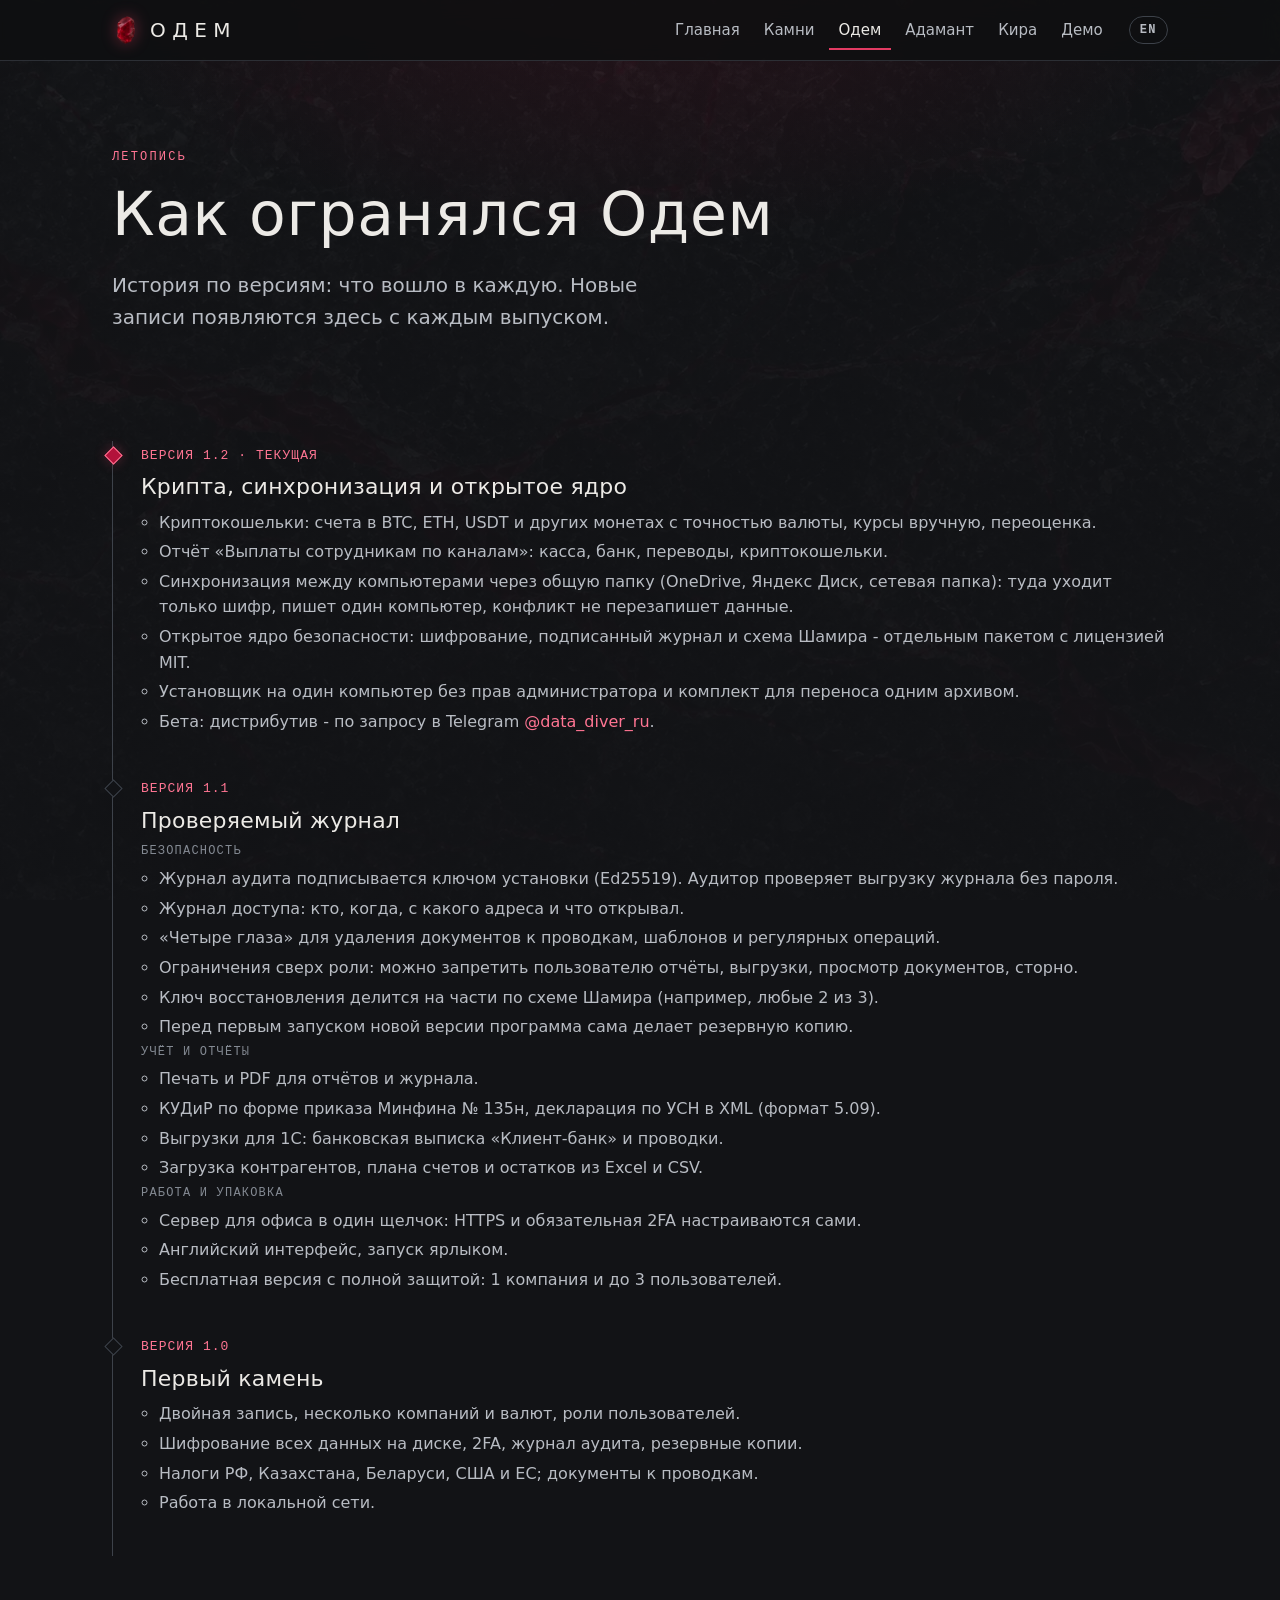
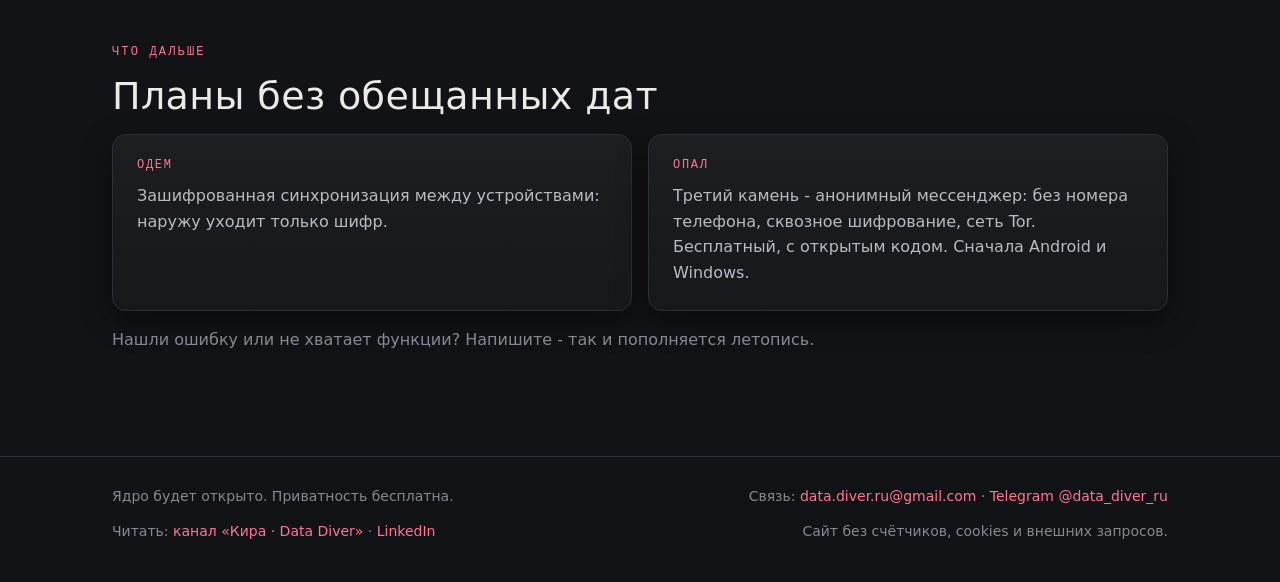
<file: chronicle.html>
<!doctype html>
<html lang="ru">
<head>
<meta charset="utf-8">
<meta name="viewport" content="width=device-width, initial-scale=1">
<meta http-equiv="Content-Security-Policy" content="default-src 'self'; img-src 'self' data:; style-src 'self'; script-src 'none'; base-uri 'none'; form-action 'none'">
<meta name="referrer" content="no-referrer">
<title>Летопись Одема - история версий</title>
<meta name="description" content="История версий Одема: что сделано в каждой версии и что дальше.">
<meta property="og:title" content="Летопись Одема - история версий">
<meta property="og:description" content="История версий Одема: что сделано в каждой версии и что дальше.">
<meta property="og:image" content="assets/img/social-preview.jpg">
<meta name="theme-color" content="#121316">
<link rel="alternate" hreflang="ru" href="chronicle.html">
<link rel="alternate" hreflang="en" href="en/chronicle.html">
<link rel="icon" href="assets/favicon.png" type="image/png">
<link rel="stylesheet" href="assets/style.css">
<link rel="stylesheet" href="assets/adamant.css">
</head>
<body data-theme="odem">
<header class="top"><div class="wrap">
<a class="brand" href="odem.html" aria-label="Одем"><img class="ruby" src="assets/img/ruby.webp" alt="" width="256" height="256"><span>ОДЕМ</span></a>
<nav class="nav" aria-label="Разделы"><a href="index.html">Главная</a><a href="stones.html">Камни</a><a href="odem.html" aria-current="page">Одем</a><a href="adamant.html">Адамант</a><a href="kira.html">Кира</a><a href="demo.html">Демо</a></nav>
<a class="lang" href="en/chronicle.html" hreflang="en" lang="en" title="English">EN</a>
</div></header>
<main id="main">
<section><div class="wrap">
<p class="eyebrow">Летопись</p>
<h1>Как огранялся Одем</h1>
<p class="lead">История по версиям: что вошло в каждую. Новые записи появляются здесь с каждым выпуском.</p>
</div></section>

<section class="flush"><div class="wrap">
<ol class="log" reversed>
<li class="hot"><span class="ver">Версия 1.2 · текущая</span><h3>Крипта, синхронизация и открытое ядро</h3>
<ul>
<li>Криптокошельки: счета в BTC, ETH, USDT и других монетах с точностью валюты, курсы вручную, переоценка.</li>
<li>Отчёт «Выплаты сотрудникам по каналам»: касса, банк, переводы, криптокошельки.</li>
<li>Синхронизация между компьютерами через общую папку (OneDrive, Яндекс Диск, сетевая папка): туда уходит только шифр, пишет один компьютер, конфликт не перезапишет данные.</li>
<li>Открытое ядро безопасности: шифрование, подписанный журнал и схема Шамира - отдельным пакетом с лицензией MIT.</li>
<li>Установщик на один компьютер без прав администратора и комплект для переноса одним архивом.</li>
<li>Бета: дистрибутив - по запросу в Telegram <a href="https://t.me/data_diver_ru" rel="noopener noreferrer">@data_diver_ru</a>.</li>
</ul></li>
<li><span class="ver">Версия 1.1</span><h3>Проверяемый журнал</h3>
<p class="muted">Безопасность</p>
<ul>
<li>Журнал аудита подписывается ключом установки (Ed25519). Аудитор проверяет выгрузку журнала без пароля.</li>
<li>Журнал доступа: кто, когда, с какого адреса и что открывал.</li>
<li>«Четыре глаза» для удаления документов к проводкам, шаблонов и регулярных операций.</li>
<li>Ограничения сверх роли: можно запретить пользователю отчёты, выгрузки, просмотр документов, сторно.</li>
<li>Ключ восстановления делится на части по схеме Шамира (например, любые 2 из 3).</li>
<li>Перед первым запуском новой версии программа сама делает резервную копию.</li>
</ul>
<p class="muted mt">Учёт и отчёты</p>
<ul>
<li>Печать и PDF для отчётов и журнала.</li>
<li>КУДиР по форме приказа Минфина № 135н, декларация по УСН в XML (формат 5.09).</li>
<li>Выгрузки для 1С: банковская выписка «Клиент-банк» и проводки.</li>
<li>Загрузка контрагентов, плана счетов и остатков из Excel и CSV.</li>
</ul>
<p class="muted mt">Работа и упаковка</p>
<ul>
<li>Сервер для офиса в один щелчок: HTTPS и обязательная 2FA настраиваются сами.</li>
<li>Английский интерфейс, запуск ярлыком.</li>
<li>Бесплатная версия с полной защитой: 1 компания и до 3 пользователей.</li>
</ul></li>
<li><span class="ver">Версия 1.0</span><h3>Первый камень</h3>
<ul>
<li>Двойная запись, несколько компаний и валют, роли пользователей.</li>
<li>Шифрование всех данных на диске, 2FA, журнал аудита, резервные копии.</li>
<li>Налоги РФ, Казахстана, Беларуси, США и ЕС; документы к проводкам.</li>
<li>Работа в локальной сети.</li>
</ul></li>
</ol>
</div></section>

<section class="flush"><div class="wrap">
<p class="eyebrow">Что дальше</p>
<h2>Планы без обещанных дат</h2>
<div class="grid2">
<div class="card"><div class="k">Одем</div><p>Зашифрованная синхронизация между устройствами: наружу уходит только шифр.</p></div>
<div class="card"><div class="k">Опал</div><p>Третий камень - анонимный мессенджер: без номера телефона, сквозное шифрование, сеть Tor. Бесплатный, с открытым кодом. Сначала Android и Windows.</p></div>
</div>
<p class="muted mt">Нашли ошибку или не хватает функции? Напишите - так и пополняется летопись.</p>
</div></section>
</main>
<footer class="foot"><div class="wrap">
<p>Ядро будет открыто. Приватность бесплатна.</p>
<p>Связь: <a href="mailto:data.diver.ru@gmail.com">data.diver.ru@gmail.com</a> · <a href="https://t.me/data_diver_ru" rel="noopener noreferrer">Telegram @data_diver_ru</a></p>
<p>Читать: <a href="https://t.me/datadiver_ru" rel="noopener noreferrer">канал «Кира · Data Diver»</a> · <a href="https://www.linkedin.com/in/datadiverru" rel="noopener noreferrer">LinkedIn</a></p>
<p>Сайт без счётчиков, cookies и внешних запросов.</p>
</div></footer>
</body>
</html>
</file>
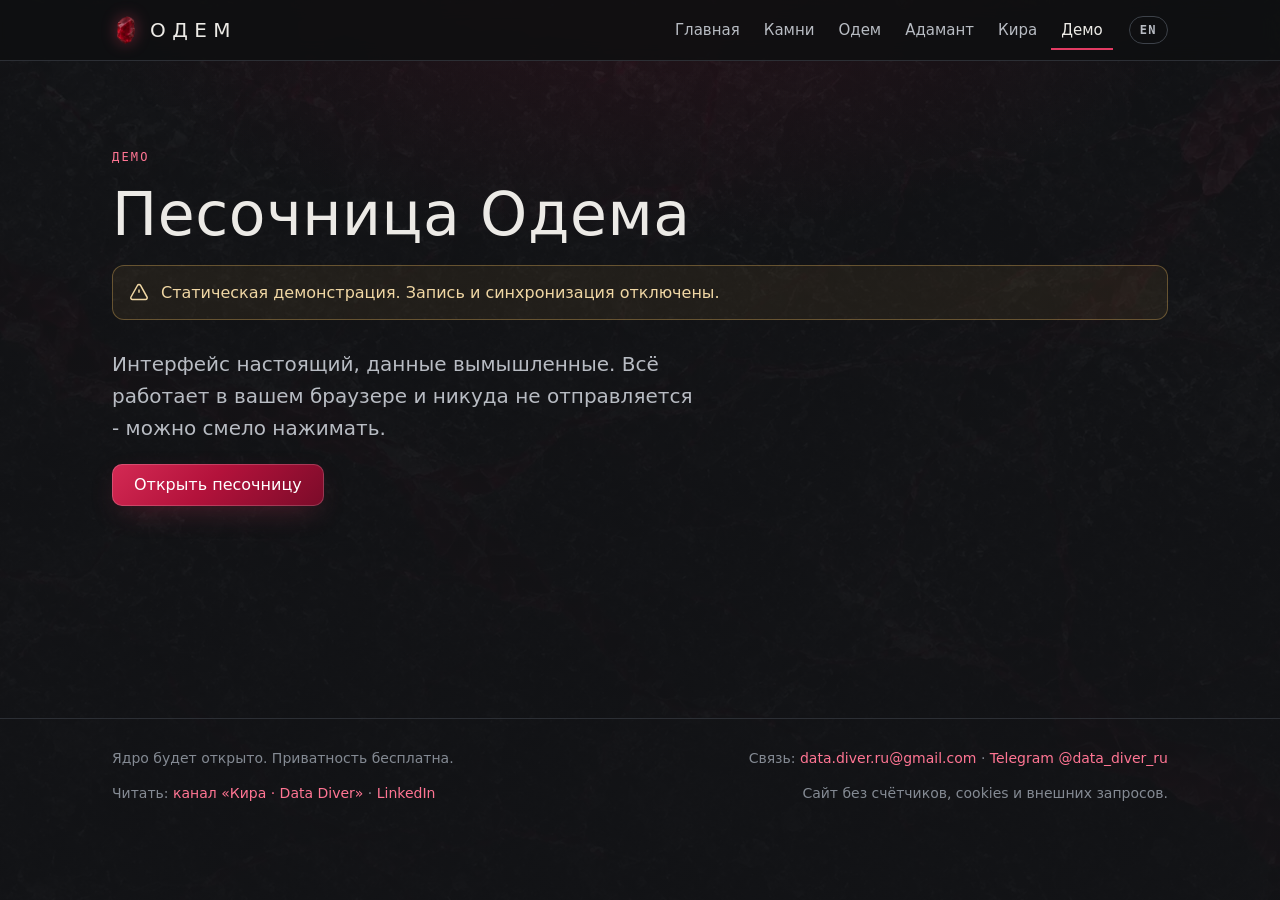
<file: demo.html>
<!doctype html>
<html lang="ru">
<head>
<meta charset="utf-8">
<meta name="viewport" content="width=device-width, initial-scale=1">
<meta http-equiv="Content-Security-Policy" content="default-src 'self'; img-src 'self' data:; style-src 'self'; script-src 'none'; base-uri 'none'; form-action 'none'">
<meta name="referrer" content="no-referrer">
<title>Демо - Одем</title>
<meta name="description" content="Статическая демонстрация Одема на вымышленных данных. Запись и синхронизация отключены.">
<meta property="og:title" content="Демо - Одем">
<meta property="og:description" content="Статическая демонстрация Одема на вымышленных данных. Запись и синхронизация отключены.">
<meta property="og:image" content="assets/img/social-preview.jpg">
<meta name="theme-color" content="#121316">
<link rel="alternate" hreflang="ru" href="demo.html">
<link rel="alternate" hreflang="en" href="en/demo.html">
<link rel="icon" href="assets/favicon.png" type="image/png">
<link rel="stylesheet" href="assets/style.css">
<link rel="stylesheet" href="assets/adamant.css">
</head>
<body data-theme="odem" class="demo-page">
<header class="top"><div class="wrap">
<a class="brand" href="odem.html" aria-label="Одем"><img class="ruby" src="assets/img/ruby.webp" alt="" width="256" height="256"><span>ОДЕМ</span></a>
<nav class="nav" aria-label="Разделы"><a href="index.html">Главная</a><a href="stones.html">Камни</a><a href="odem.html">Одем</a><a href="adamant.html">Адамант</a><a href="kira.html">Кира</a><a href="demo.html" aria-current="page">Демо</a></nav>
<a class="lang" href="en/demo.html" hreflang="en" lang="en" title="English">EN</a>
</div></header>
<main id="main">
<section><div class="wrap">
<p class="eyebrow">Демо</p>
<h1>Песочница Одема</h1>
<div class="notice" role="note"><svg viewBox="0 0 24 24" fill="none" stroke="currentColor" stroke-width="1.8" aria-hidden="true"><path d="M12 9v4m0 4h.01M10.3 3.9 2.4 18a2 2 0 0 0 1.7 3h15.8a2 2 0 0 0 1.7-3L13.7 3.9a2 2 0 0 0-3.4 0z"/></svg><span>Статическая демонстрация. Запись и синхронизация отключены.</span></div>
<p class="lead">Интерфейс настоящий, данные вымышленные. Всё работает в вашем браузере и никуда не отправляется - можно смело нажимать.</p>
<div class="actions left"><a class="btn" href="sandbox/index.html">Открыть песочницу</a></div>
</div></section>
</main>
<footer class="foot"><div class="wrap">
<p>Ядро будет открыто. Приватность бесплатна.</p>
<p>Связь: <a href="mailto:data.diver.ru@gmail.com">data.diver.ru@gmail.com</a> · <a href="https://t.me/data_diver_ru" rel="noopener noreferrer">Telegram @data_diver_ru</a></p>
<p>Читать: <a href="https://t.me/datadiver_ru" rel="noopener noreferrer">канал «Кира · Data Diver»</a> · <a href="https://www.linkedin.com/in/datadiverru" rel="noopener noreferrer">LinkedIn</a></p>
<p>Сайт без счётчиков, cookies и внешних запросов.</p>
</div></footer>
</body>
</html>
</file>
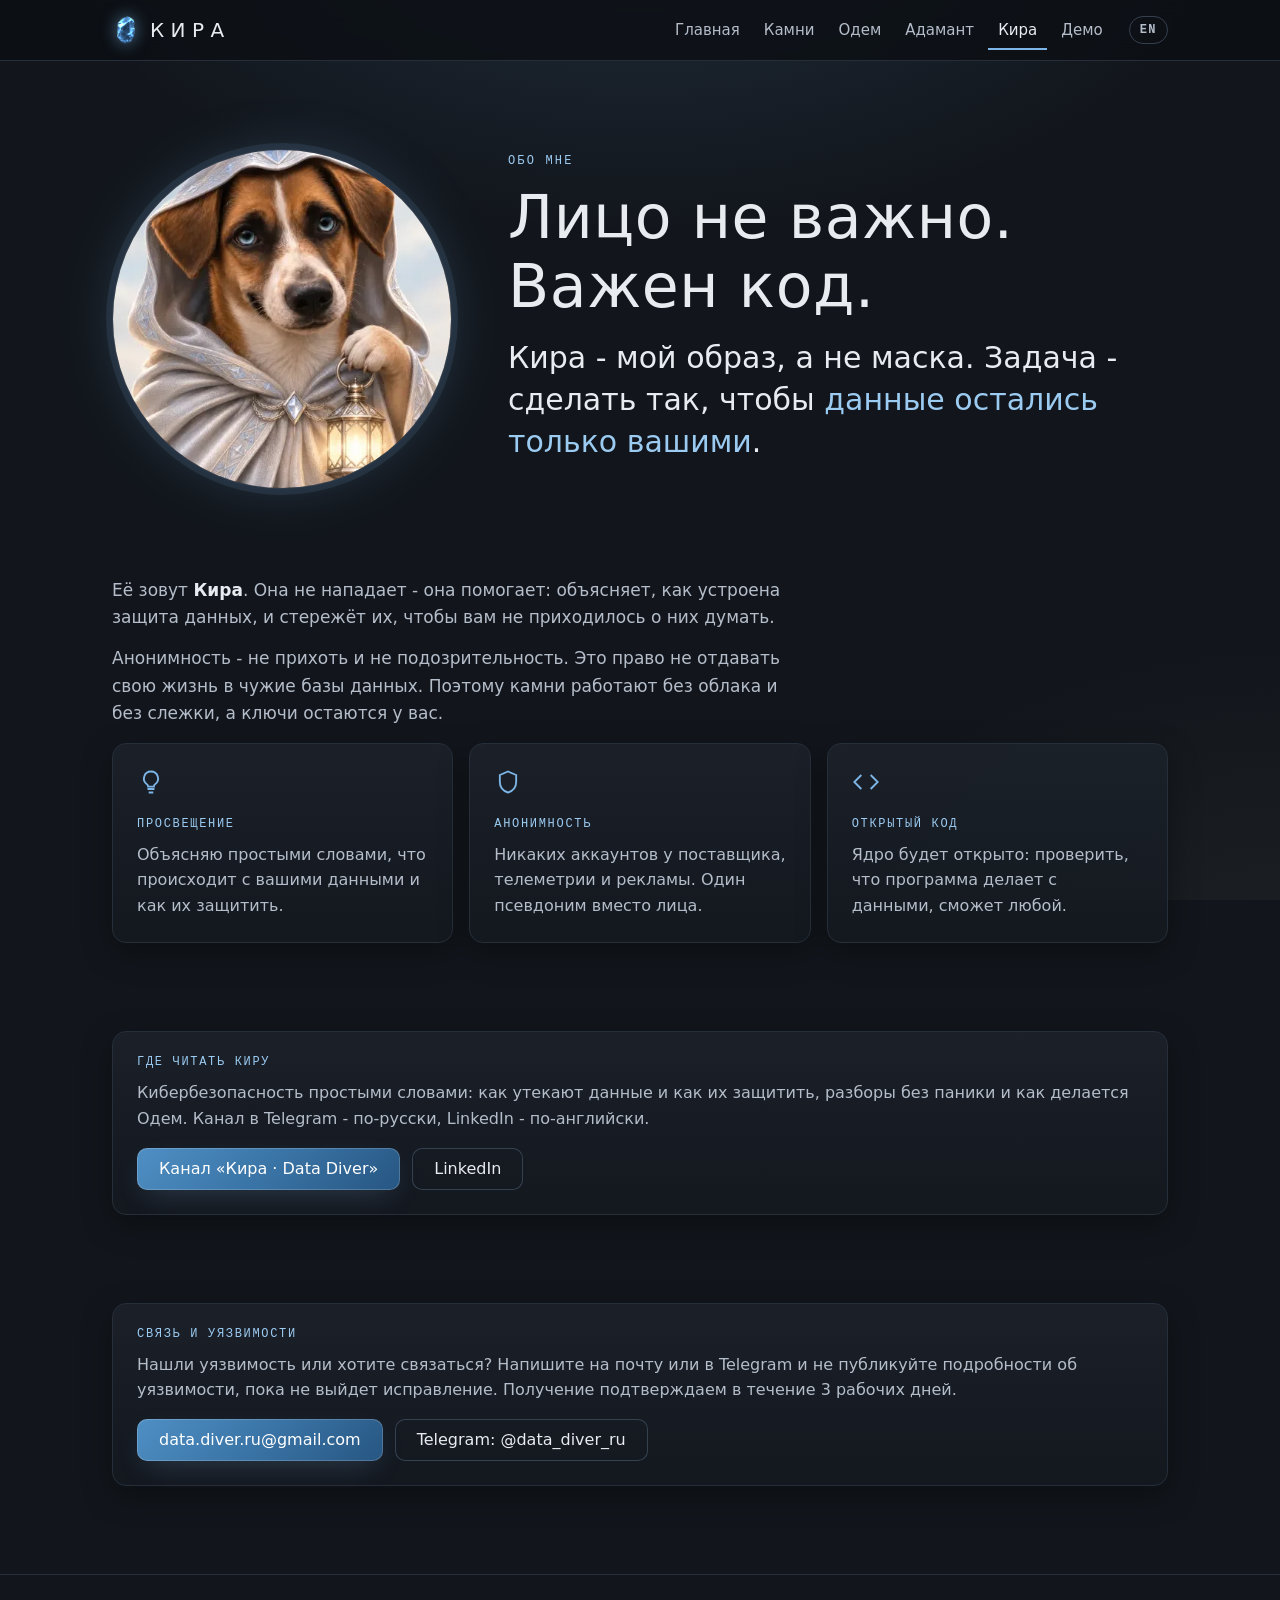
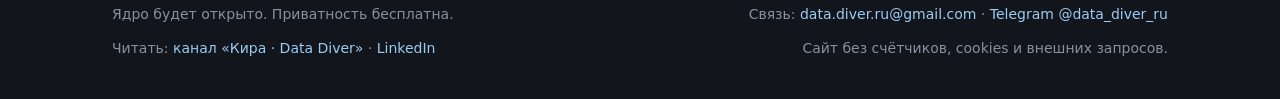
<file: kira.html>
<!doctype html>
<html lang="ru">
<head>
<meta charset="utf-8">
<meta name="viewport" content="width=device-width, initial-scale=1">
<meta http-equiv="Content-Security-Policy" content="default-src 'self'; img-src 'self' data:; style-src 'self'; script-src 'none'; base-uri 'none'; form-action 'none'">
<meta name="referrer" content="no-referrer">
<title>Кира - обо мне</title>
<meta name="description" content="Лицо не важно. Важен код. Кира - мой образ: она несёт свет и бережёт вашу анонимность.">
<meta property="og:title" content="Кира - обо мне">
<meta property="og:description" content="Лицо не важно. Важен код. Кира - мой образ: она несёт свет и бережёт вашу анонимность.">
<meta property="og:image" content="assets/img/social-preview.jpg">
<meta name="theme-color" content="#12161c">
<link rel="alternate" hreflang="ru" href="kira.html">
<link rel="alternate" hreflang="en" href="en/kira.html">
<link rel="icon" href="assets/favicon.png" type="image/png">
<link rel="stylesheet" href="assets/style.css">
<link rel="stylesheet" href="assets/adamant.css">
</head>
<body data-theme="kira">
<header class="top"><div class="wrap">
<a class="brand" href="index.html" aria-label="На главную"><img class="ruby" src="assets/img/ruby.webp" alt="" width="256" height="256"><span>КИРА</span></a>
<nav class="nav" aria-label="Разделы"><a href="index.html">Главная</a><a href="stones.html">Камни</a><a href="odem.html">Одем</a><a href="adamant.html">Адамант</a><a href="kira.html" aria-current="page">Кира</a><a href="demo.html">Демо</a></nav>
<a class="lang" href="en/kira.html" hreflang="en" lang="en" title="English">EN</a>
</div></header>
<main id="main">
<section><div class="wrap split">
<div class="avatar"><img src="assets/img/kira-light.webp" alt="Кира - светлая собака-просветитель с фонарём" width="512" height="512"></div>
<div>
<p class="eyebrow">Обо мне</p>
<h1>Лицо не важно. Важен код.</h1>
<p class="manifest">Кира - мой образ, а не маска. Задача - сделать так, чтобы <em>данные остались только вашими</em>.</p>
</div>
</div></section>

<section class="flush"><div class="wrap">
<div class="prose">
<p>Её зовут <strong>Кира</strong>. Она не нападает - она помогает: объясняет, как устроена защита данных, и стережёт их, чтобы вам не приходилось о них думать.</p>
<p>Анонимность - не прихоть и не подозрительность. Это право не отдавать свою жизнь в чужие базы данных. Поэтому камни работают без облака и без слежки, а ключи остаются у вас.</p>
</div>
<div class="grid3 mt">
<div class="card"><svg class="icon" viewBox="0 0 24 24" fill="none" stroke="currentColor" stroke-width="1.6" aria-hidden="true"><path d="M9 18h6M10 21h4M12 3a6 6 0 0 0-3.5 10.9c.6.4 1 1.1 1 1.9V16h5v-.2c0-.8.4-1.5 1-1.9A6 6 0 0 0 12 3z"/></svg><div class="k">Просвещение</div><p>Объясняю простыми словами, что происходит с вашими данными и как их защитить.</p></div>
<div class="card"><svg class="icon" viewBox="0 0 24 24" fill="none" stroke="currentColor" stroke-width="1.6" aria-hidden="true"><path d="M12 3l7 3v6c0 4.5-3 7.7-7 9-4-1.3-7-4.5-7-9V6z"/></svg><div class="k">Анонимность</div><p>Никаких аккаунтов у поставщика, телеметрии и рекламы. Один псевдоним вместо лица.</p></div>
<div class="card"><svg class="icon" viewBox="0 0 24 24" fill="none" stroke="currentColor" stroke-width="1.6" aria-hidden="true"><path d="M16 18l6-6-6-6M8 6l-6 6 6 6"/></svg><div class="k">Открытый код</div><p>Ядро будет открыто: проверить, что программа делает с данными, сможет любой.</p></div>
</div>
</div></section>

<section class="flush"><div class="wrap">
<div class="card">
<div class="k">Где читать Киру</div>
<p>Кибербезопасность простыми словами: как утекают данные и как их защитить, разборы без паники и как делается Одем. Канал в Telegram - по-русски, LinkedIn - по-английски.</p>
<div class="actions left mt"><a class="btn" href="https://t.me/datadiver_ru" rel="noopener noreferrer">Канал «Кира · Data Diver»</a><a class="btn ghost" href="https://www.linkedin.com/in/datadiverru" rel="noopener noreferrer">LinkedIn</a></div>
</div>
</div></section>

<section class="flush"><div class="wrap">
<div class="card">
<div class="k">Связь и уязвимости</div>
<p>Нашли уязвимость или хотите связаться? Напишите на почту или в Telegram и не публикуйте подробности об уязвимости, пока не выйдет исправление. Получение подтверждаем в течение 3 рабочих дней.</p>
<div class="actions left mt"><a class="btn" href="mailto:data.diver.ru@gmail.com">data.diver.ru@gmail.com</a><a class="btn ghost" href="https://t.me/data_diver_ru" rel="noopener noreferrer">Telegram: @data_diver_ru</a></div>
</div>
</div></section>
</main>
<footer class="foot"><div class="wrap">
<p>Ядро будет открыто. Приватность бесплатна.</p>
<p>Связь: <a href="mailto:data.diver.ru@gmail.com">data.diver.ru@gmail.com</a> · <a href="https://t.me/data_diver_ru" rel="noopener noreferrer">Telegram @data_diver_ru</a></p>
<p>Читать: <a href="https://t.me/datadiver_ru" rel="noopener noreferrer">канал «Кира · Data Diver»</a> · <a href="https://www.linkedin.com/in/datadiverru" rel="noopener noreferrer">LinkedIn</a></p>
<p>Сайт без счётчиков, cookies и внешних запросов.</p>
</div></footer>
</body>
</html>
</file>
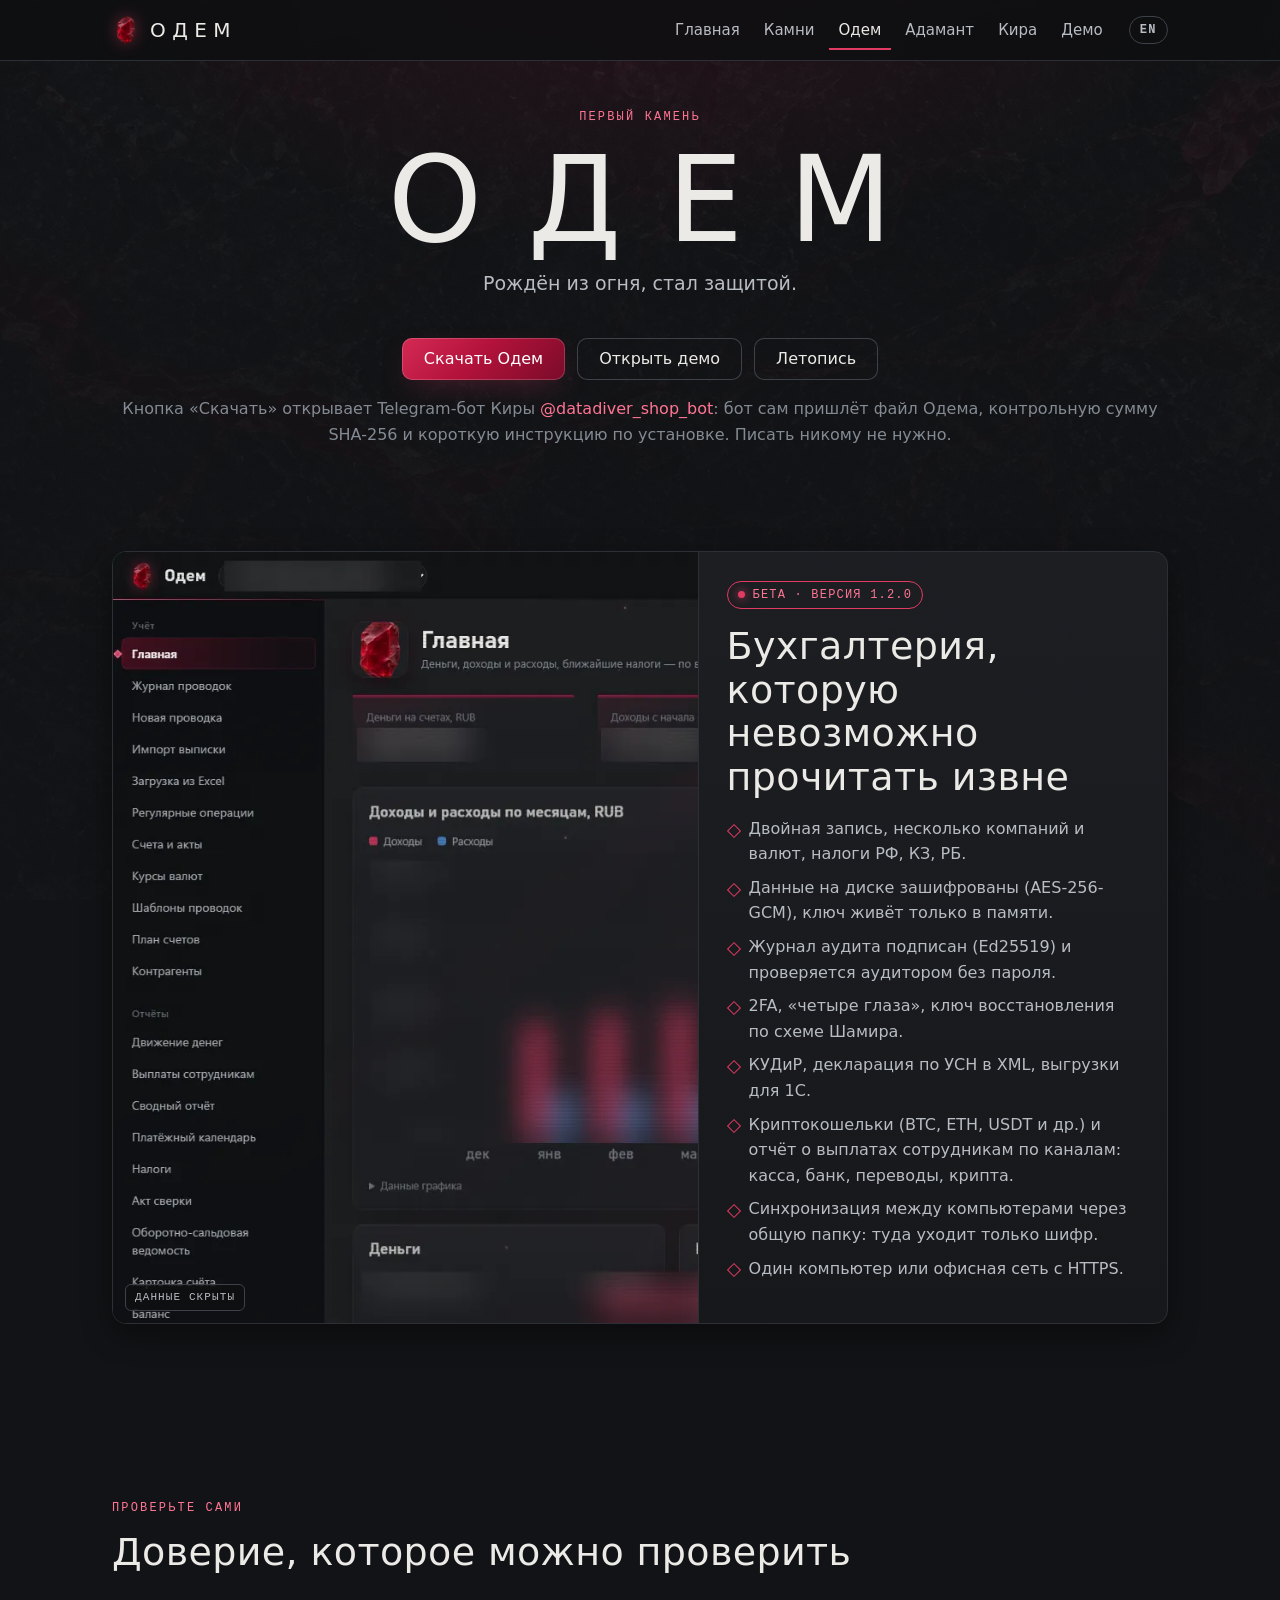
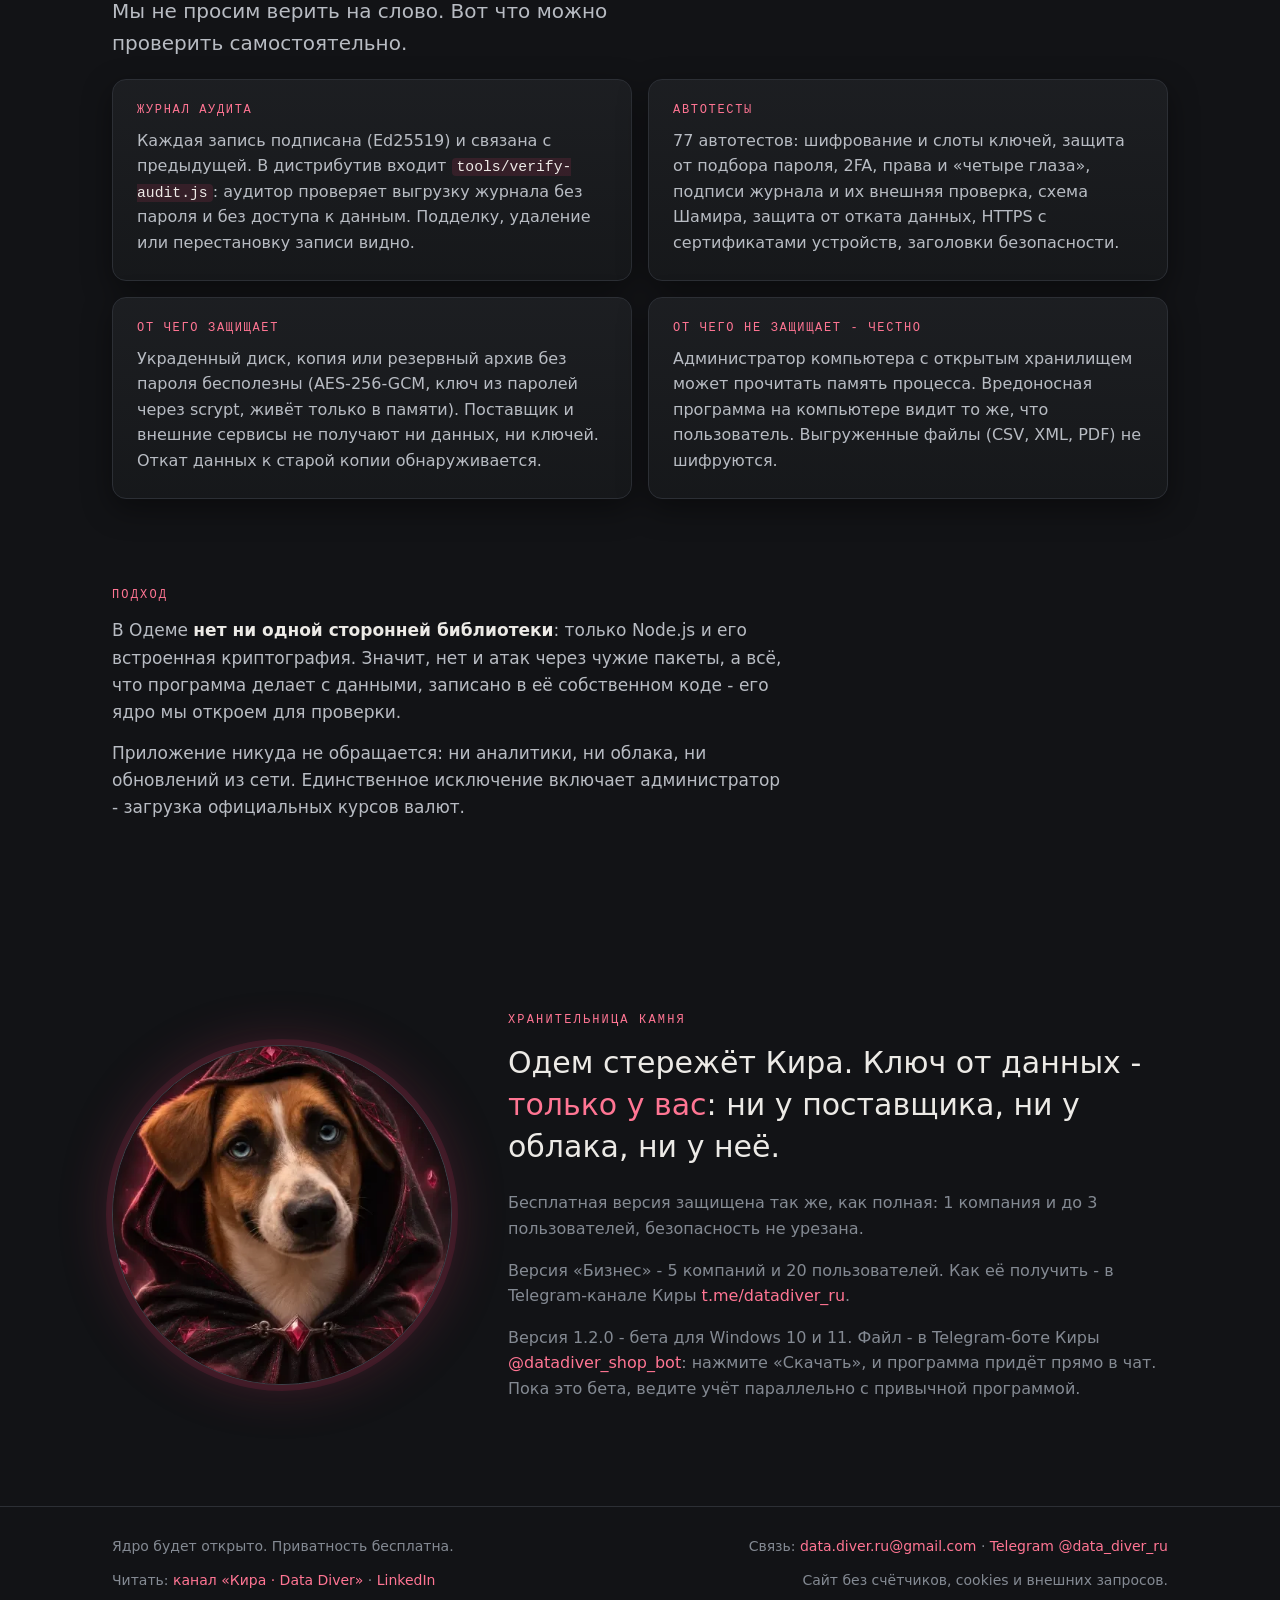
<file: odem.html>
<!doctype html>
<html lang="ru">
<head>
<meta charset="utf-8">
<meta name="viewport" content="width=device-width, initial-scale=1">
<meta http-equiv="Content-Security-Policy" content="default-src 'self'; img-src 'self' data:; style-src 'self'; script-src 'none'; base-uri 'none'; form-action 'none'">
<meta name="referrer" content="no-referrer">
<title>Одем - бухгалтерия, которую невозможно прочитать извне</title>
<meta name="description" content="Одем - первый камень: закрытая бухгалтерия с шифрованием, подписанным журналом и работой без интернета.">
<meta property="og:title" content="Одем - бухгалтерия, которую невозможно прочитать извне">
<meta property="og:description" content="Одем - первый камень: закрытая бухгалтерия с шифрованием, подписанным журналом и работой без интернета.">
<meta property="og:image" content="assets/img/social-preview.jpg">
<meta name="theme-color" content="#121316">
<link rel="alternate" hreflang="ru" href="odem.html">
<link rel="alternate" hreflang="en" href="en/odem.html">
<link rel="icon" href="assets/favicon.png" type="image/png">
<link rel="stylesheet" href="assets/style.css">
<link rel="stylesheet" href="assets/adamant.css">
</head>
<body data-theme="odem">
<header class="top"><div class="wrap">
<a class="brand" href="odem.html" aria-label="Одем"><img class="ruby" src="assets/img/ruby.webp" alt="" width="256" height="256"><span>ОДЕМ</span></a>
<nav class="nav" aria-label="Разделы"><a href="index.html">Главная</a><a href="stones.html">Камни</a><a href="odem.html" aria-current="page">Одем</a><a href="adamant.html">Адамант</a><a href="kira.html">Кира</a><a href="demo.html">Демо</a></nav>
<a class="lang" href="en/odem.html" hreflang="en" lang="en" title="English">EN</a>
</div></header>
<main id="main">
<section class="hero"><div class="wrap">
<p class="eyebrow">Первый камень</p>
<h1 class="title">ОДЕМ</h1>
<p class="tag">Рождён из огня, стал защитой.</p>
<div class="actions">
<a class="btn" href="https://t.me/datadiver_shop_bot?start=download" rel="noopener noreferrer">Скачать Одем</a>
<a class="btn ghost" href="demo.html">Открыть демо</a>
<a class="btn ghost" href="chronicle.html">Летопись</a>
</div>
<p class="muted">Кнопка «Скачать» открывает Telegram-бот Киры <a href="https://t.me/datadiver_shop_bot?start=download" rel="noopener noreferrer">@datadiver_shop_bot</a>: бот сам пришлёт файл Одема, контрольную сумму SHA-256 и короткую инструкцию по установке. Писать никому не нужно.</p>
</div></section>

<section class="flush"><div class="wrap">
<article class="card product">
<div class="shot"><img src="assets/img/odem-screen.webp" alt="Окно программы Одем, данные скрыты фильтром" width="1440" height="900" loading="lazy"><span class="veil">Данные скрыты</span></div>
<div class="body">
<span class="status live">Бета · версия 1.2.0</span>
<h2 class="mt">Бухгалтерия, которую невозможно прочитать извне</h2>
<ul class="ticks">
<li>Двойная запись, несколько компаний и валют, налоги РФ, КЗ, РБ.</li>
<li>Данные на диске зашифрованы (AES-256-GCM), ключ живёт только в памяти.</li>
<li>Журнал аудита подписан (Ed25519) и проверяется аудитором без пароля.</li>
<li>2FA, «четыре глаза», ключ восстановления по схеме Шамира.</li>
<li>КУДиР, декларация по УСН в XML, выгрузки для 1С.</li>
<li>Криптокошельки (BTC, ETH, USDT и др.) и отчёт о выплатах сотрудникам по каналам: касса, банк, переводы, крипта.</li>
<li>Синхронизация между компьютерами через общую папку: туда уходит только шифр.</li>
<li>Один компьютер или офисная сеть с HTTPS.</li>
</ul>
</div>
</article>
</div></section>

<section><div class="wrap">
<p class="eyebrow">Проверьте сами</p>
<h2>Доверие, которое можно проверить</h2>
<p class="lead">Мы не просим верить на слово. Вот что можно проверить самостоятельно.</p>
<div class="grid2">
<div class="card"><div class="k">Журнал аудита</div><p>Каждая запись подписана (Ed25519) и связана с предыдущей. В дистрибутив входит <code>tools/verify-audit.js</code>: аудитор проверяет выгрузку журнала без пароля и без доступа к данным. Подделку, удаление или перестановку записи видно.</p></div>
<div class="card"><div class="k">Автотесты</div><p>77 автотестов: шифрование и слоты ключей, защита от подбора пароля, 2FA, права и «четыре глаза», подписи журнала и их внешняя проверка, схема Шамира, защита от отката данных, HTTPS с сертификатами устройств, заголовки безопасности.</p></div>
<div class="card"><div class="k">От чего защищает</div><p>Украденный диск, копия или резервный архив без пароля бесполезны (AES-256-GCM, ключ из паролей через scrypt, живёт только в памяти). Поставщик и внешние сервисы не получают ни данных, ни ключей. Откат данных к старой копии обнаруживается.</p></div>
<div class="card"><div class="k">От чего не защищает - честно</div><p>Администратор компьютера с открытым хранилищем может прочитать память процесса. Вредоносная программа на компьютере видит то же, что пользователь. Выгруженные файлы (CSV, XML, PDF) не шифруются.</p></div>
</div>
</div></section>

<section class="flush"><div class="wrap">
<p class="eyebrow">Подход</p>
<div class="prose">
<p>В Одеме <strong>нет ни одной сторонней библиотеки</strong>: только Node.js и его встроенная криптография. Значит, нет и атак через чужие пакеты, а всё, что программа делает с данными, записано в её собственном коде - его ядро мы откроем для проверки.</p>
<p>Приложение никуда не обращается: ни аналитики, ни облака, ни обновлений из сети. Единственное исключение включает администратор - загрузка официальных курсов валют.</p>
</div>
</div></section>

<section><div class="wrap split">
<div class="avatar"><img src="assets/img/kira-keeper.webp" alt="Кира в образе хранительницы камней: тёмный плащ с рубиновой вышивкой" width="512" height="512"></div>
<div>
<p class="eyebrow">Хранительница камня</p>
<p class="manifest">Одем стережёт Кира. Ключ от данных - <em>только у вас</em>: ни у поставщика, ни у облака, ни у неё.</p>
<p class="muted">Бесплатная версия защищена так же, как полная: 1 компания и до 3 пользователей, безопасность не урезана.</p>
<p class="muted">Версия «Бизнес» - 5 компаний и 20 пользователей. Как её получить - в Telegram-канале Киры <a href="https://t.me/datadiver_ru" rel="noopener noreferrer">t.me/datadiver_ru</a>.</p>
<p class="muted">Версия 1.2.0 - бета для Windows 10 и 11. Файл - в Telegram-боте Киры <a href="https://t.me/datadiver_shop_bot?start=download" rel="noopener noreferrer">@datadiver_shop_bot</a>: нажмите «Скачать», и программа придёт прямо в чат. Пока это бета, ведите учёт параллельно с привычной программой.</p>
</div>
</div></section>
</main>
<footer class="foot"><div class="wrap">
<p>Ядро будет открыто. Приватность бесплатна.</p>
<p>Связь: <a href="mailto:data.diver.ru@gmail.com">data.diver.ru@gmail.com</a> · <a href="https://t.me/data_diver_ru" rel="noopener noreferrer">Telegram @data_diver_ru</a></p>
<p>Читать: <a href="https://t.me/datadiver_ru" rel="noopener noreferrer">канал «Кира · Data Diver»</a> · <a href="https://www.linkedin.com/in/datadiverru" rel="noopener noreferrer">LinkedIn</a></p>
<p>Сайт без счётчиков, cookies и внешних запросов.</p>
</div></footer>
</body>
</html>
</file>
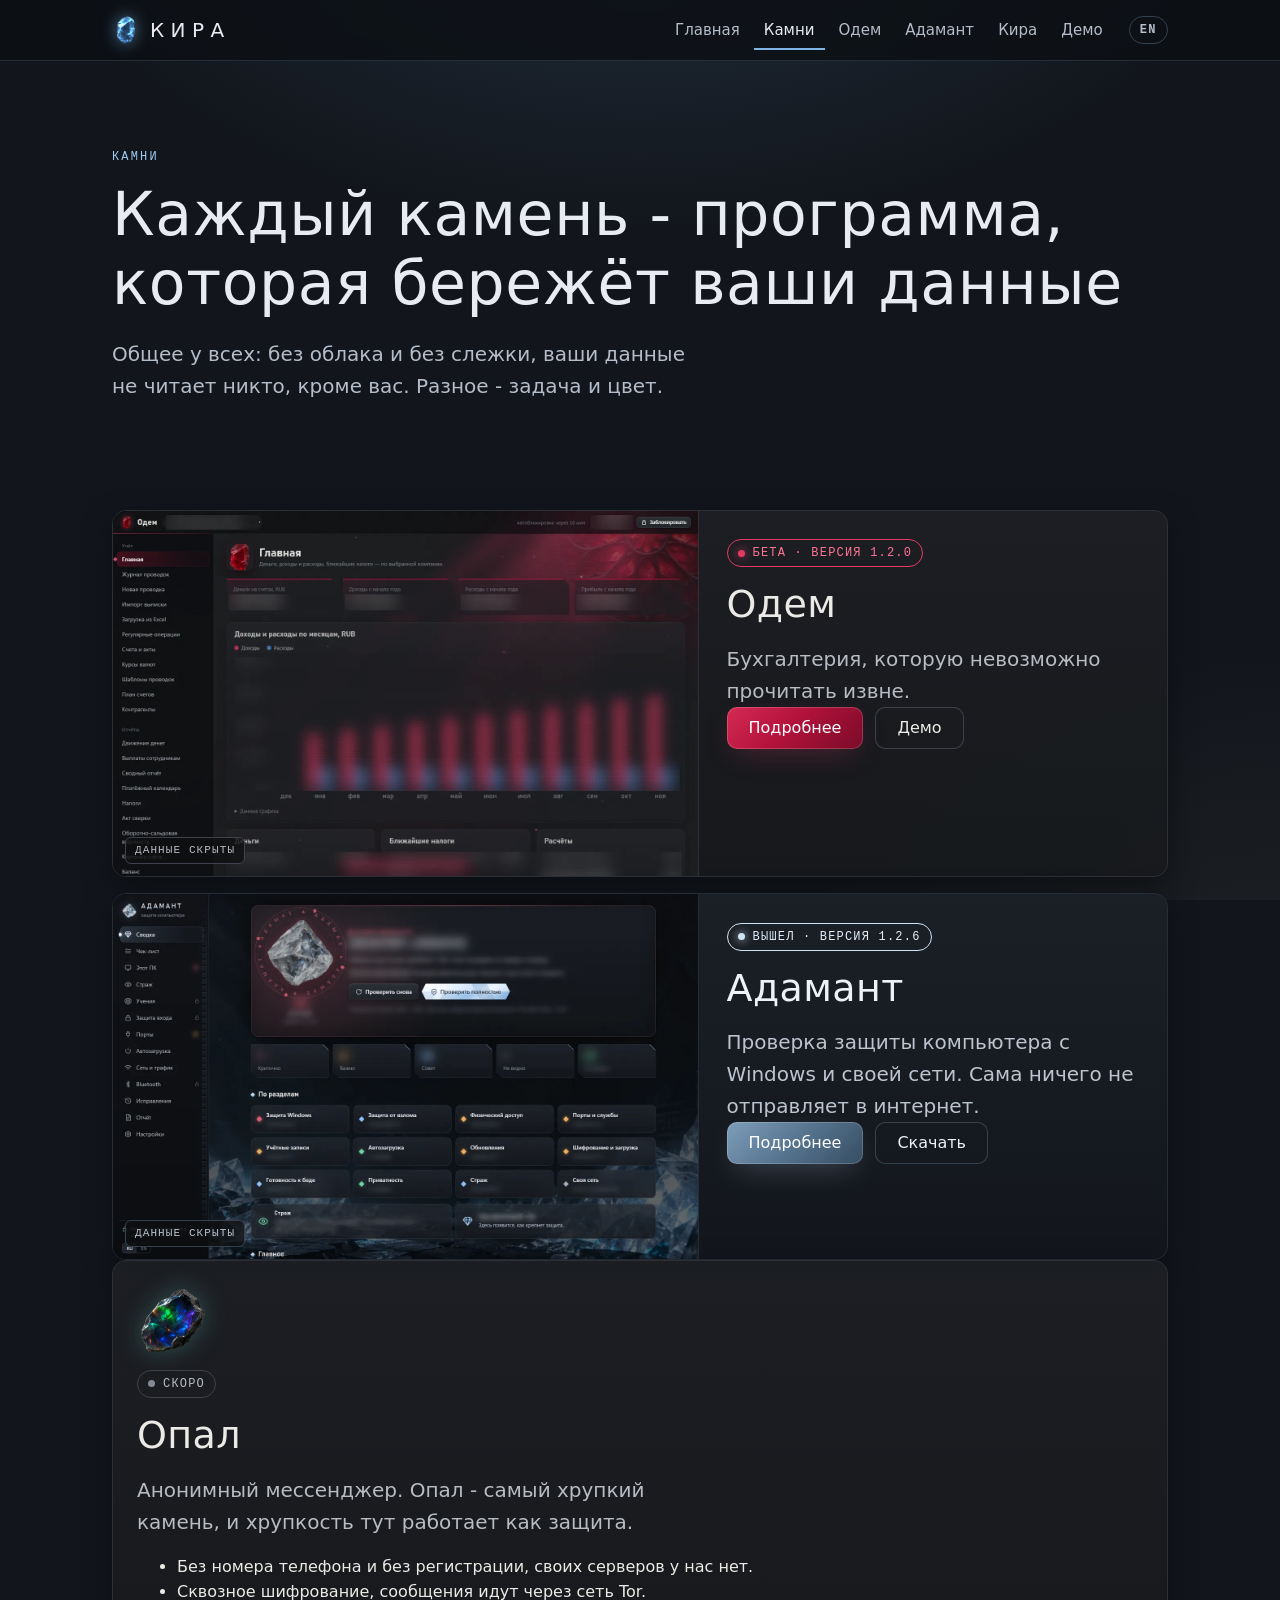
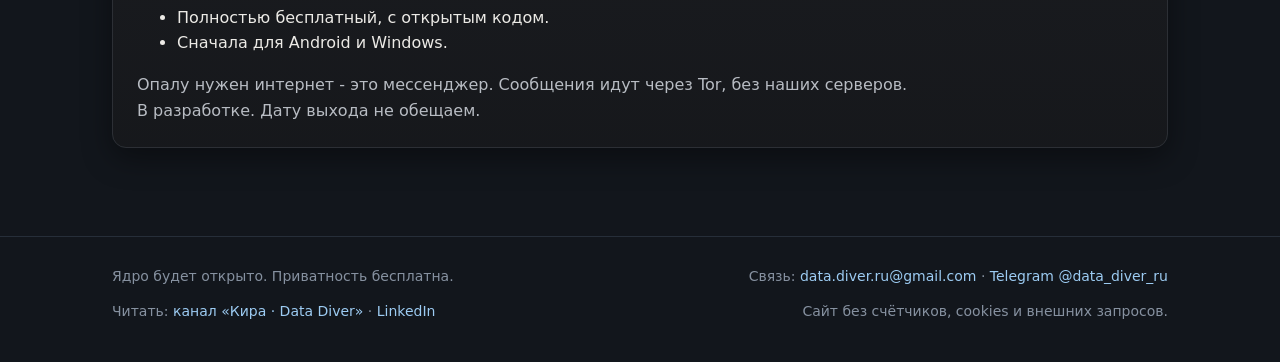
<file: stones.html>
<!doctype html>
<html lang="ru">
<head>
<meta charset="utf-8">
<meta name="viewport" content="width=device-width, initial-scale=1">
<meta http-equiv="Content-Security-Policy" content="default-src 'self'; img-src 'self' data:; style-src 'self'; script-src 'none'; base-uri 'none'; form-action 'none'">
<meta name="referrer" content="no-referrer">
<title>Камни - у каждого свой цвет</title>
<meta name="description" content="Одем - бухгалтерия, которую невозможно прочитать извне. Опал, анонимный мессенджер, в разработке.">
<meta property="og:title" content="Камни - у каждого свой цвет">
<meta property="og:description" content="Одем - бухгалтерия, которую невозможно прочитать извне. Опал, анонимный мессенджер, в разработке.">
<meta property="og:image" content="assets/img/social-preview.jpg">
<meta name="theme-color" content="#12161c">
<link rel="alternate" hreflang="ru" href="stones.html">
<link rel="alternate" hreflang="en" href="en/stones.html">
<link rel="icon" href="assets/favicon.png" type="image/png">
<link rel="stylesheet" href="assets/style.css">
<link rel="stylesheet" href="assets/adamant.css">
</head>
<body data-theme="kira">
<header class="top"><div class="wrap">
<a class="brand" href="index.html" aria-label="На главную"><img class="ruby" src="assets/img/ruby.webp" alt="" width="256" height="256"><span>КИРА</span></a>
<nav class="nav" aria-label="Разделы"><a href="index.html">Главная</a><a href="stones.html" aria-current="page">Камни</a><a href="odem.html">Одем</a><a href="adamant.html">Адамант</a><a href="kira.html">Кира</a><a href="demo.html">Демо</a></nav>
<a class="lang" href="en/stones.html" hreflang="en" lang="en" title="English">EN</a>
</div></header>
<main id="main">
<section><div class="wrap">
<p class="eyebrow">Камни</p>
<h1>Каждый камень - программа, которая бережёт ваши данные</h1>
<p class="lead">Общее у всех: без облака и без слежки, ваши данные не читает никто, кроме вас. Разное - задача и цвет.</p>
</div></section>

<section class="flush"><div class="wrap">
<article class="card product" data-theme="odem" id="odem">
<div class="shot"><img src="assets/img/odem-screen.webp" alt="Окно программы Одем, данные скрыты фильтром" width="1440" height="900" loading="lazy"><span class="veil">Данные скрыты</span></div>
<div class="body">
<span class="status live">Бета · версия 1.2.0</span>
<h2 class="mt">Одем</h2>
<p class="lead">Бухгалтерия, которую невозможно прочитать извне.</p>
<div class="actions left"><a class="btn" href="odem.html">Подробнее</a><a class="btn ghost" href="demo.html">Демо</a></div>
</div>
</article>

<article class="card product" data-theme="adamant" id="adamant">
<div class="shot"><img src="assets/img/adamant-screen.webp" alt="Окно Адаманта: сводка проверки, данные скрыты фильтром" width="1440" height="900" loading="lazy"><span class="veil">Данные скрыты</span></div>
<div class="body">
<span class="status live">Вышел · версия 1.2.6</span>
<h2 class="mt">Адамант</h2>
<p class="lead">Проверка защиты компьютера с Windows и своей сети. Сама ничего не отправляет в интернет.</p>
<div class="actions left"><a class="btn" href="adamant.html">Подробнее</a><a class="btn ghost" href="adamant.html#download">Скачать</a></div>
</div>
</article>

<article class="card locked soon" data-theme="opal" id="opal"><img class="gem" src="assets/img/opal.webp" alt="" width="256" height="256"><span class="status">Скоро</span><h2 class="mt">Опал</h2><p class="lead">Анонимный мессенджер. Опал - самый хрупкий камень, и хрупкость тут работает как защита.</p><ul><li>Без номера телефона и без регистрации, своих серверов у нас нет.</li><li>Сквозное шифрование, сообщения идут через сеть Tor.</li><li>Полностью бесплатный, с открытым кодом.</li><li>Сначала для Android и Windows.</li></ul><p class="muted">Опалу нужен интернет - это мессенджер. Сообщения идут через Tor, без наших серверов.</p><p class="muted">В разработке. Дату выхода не обещаем.</p></article>
</div></section>
</main>
<footer class="foot"><div class="wrap">
<p>Ядро будет открыто. Приватность бесплатна.</p>
<p>Связь: <a href="mailto:data.diver.ru@gmail.com">data.diver.ru@gmail.com</a> · <a href="https://t.me/data_diver_ru" rel="noopener noreferrer">Telegram @data_diver_ru</a></p>
<p>Читать: <a href="https://t.me/datadiver_ru" rel="noopener noreferrer">канал «Кира · Data Diver»</a> · <a href="https://www.linkedin.com/in/datadiverru" rel="noopener noreferrer">LinkedIn</a></p>
<p>Сайт без счётчиков, cookies и внешних запросов.</p>
</div></footer>
</body>
</html>
</file>
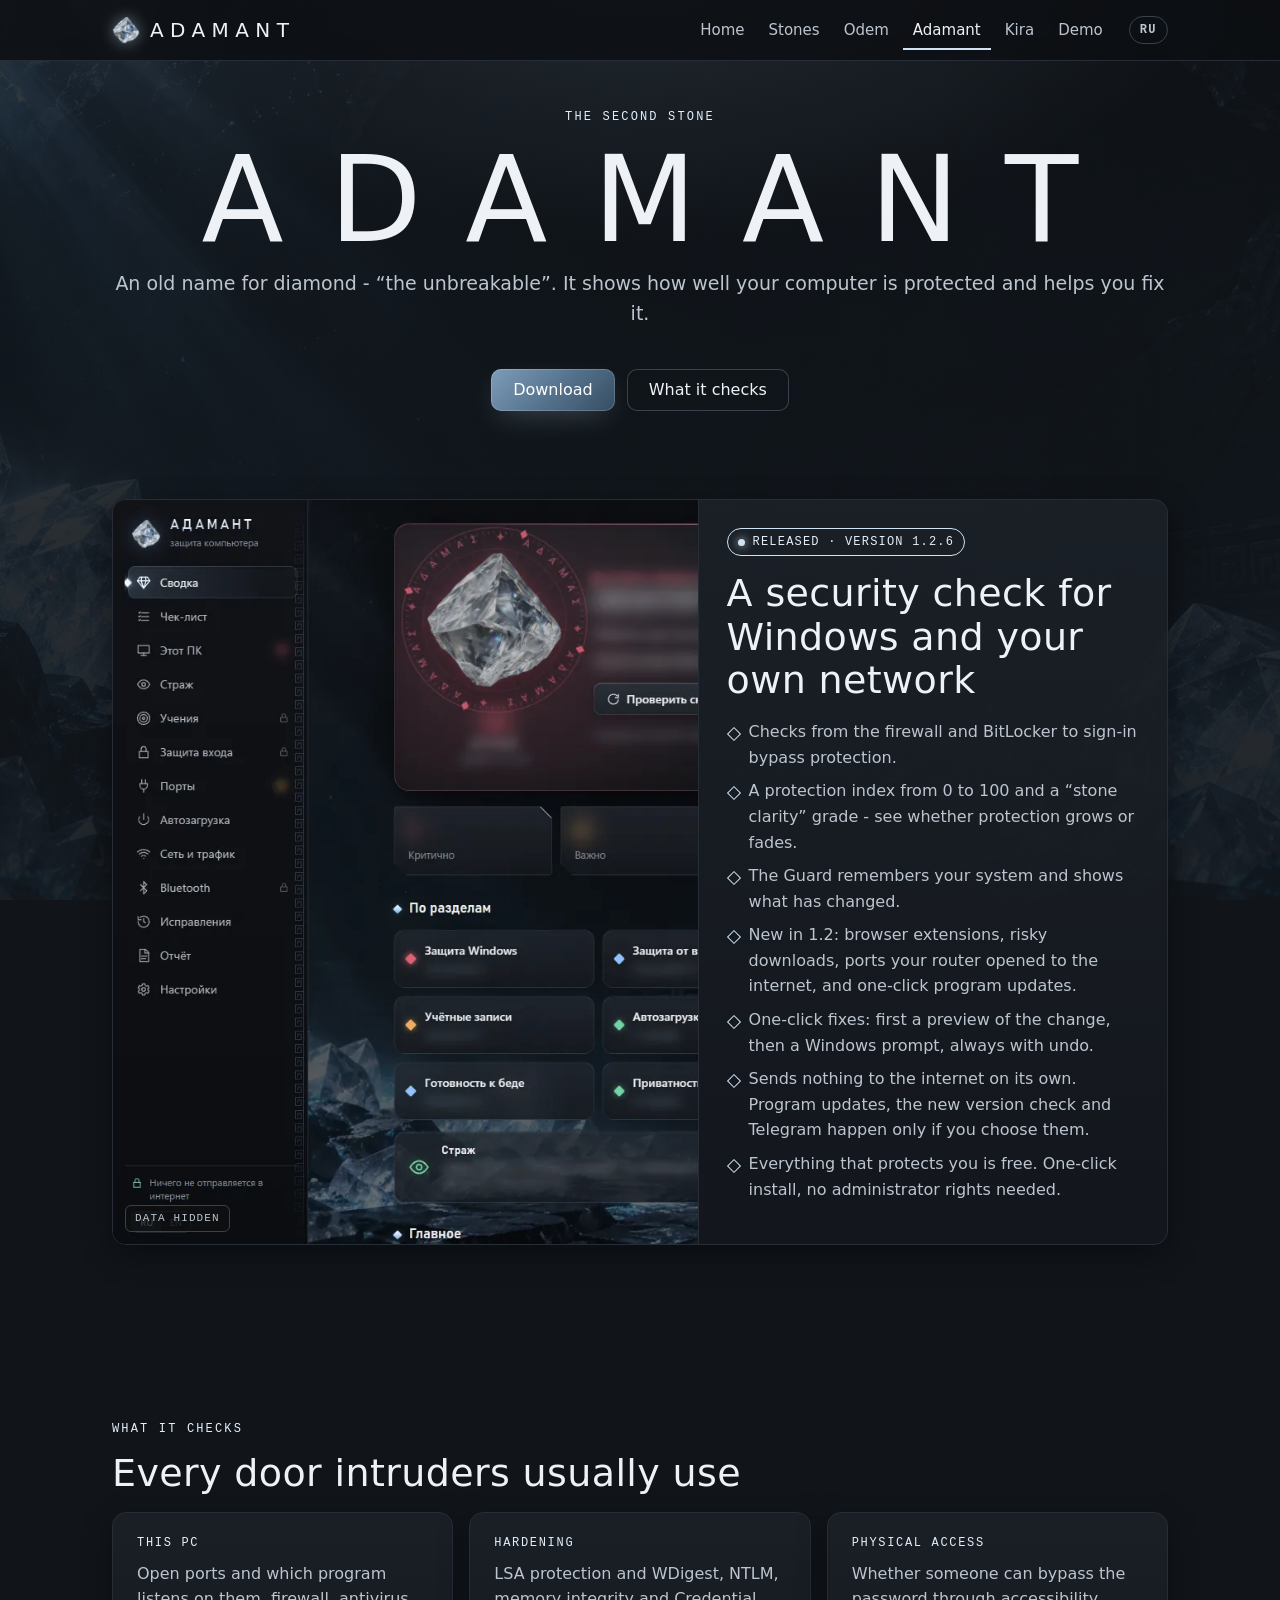
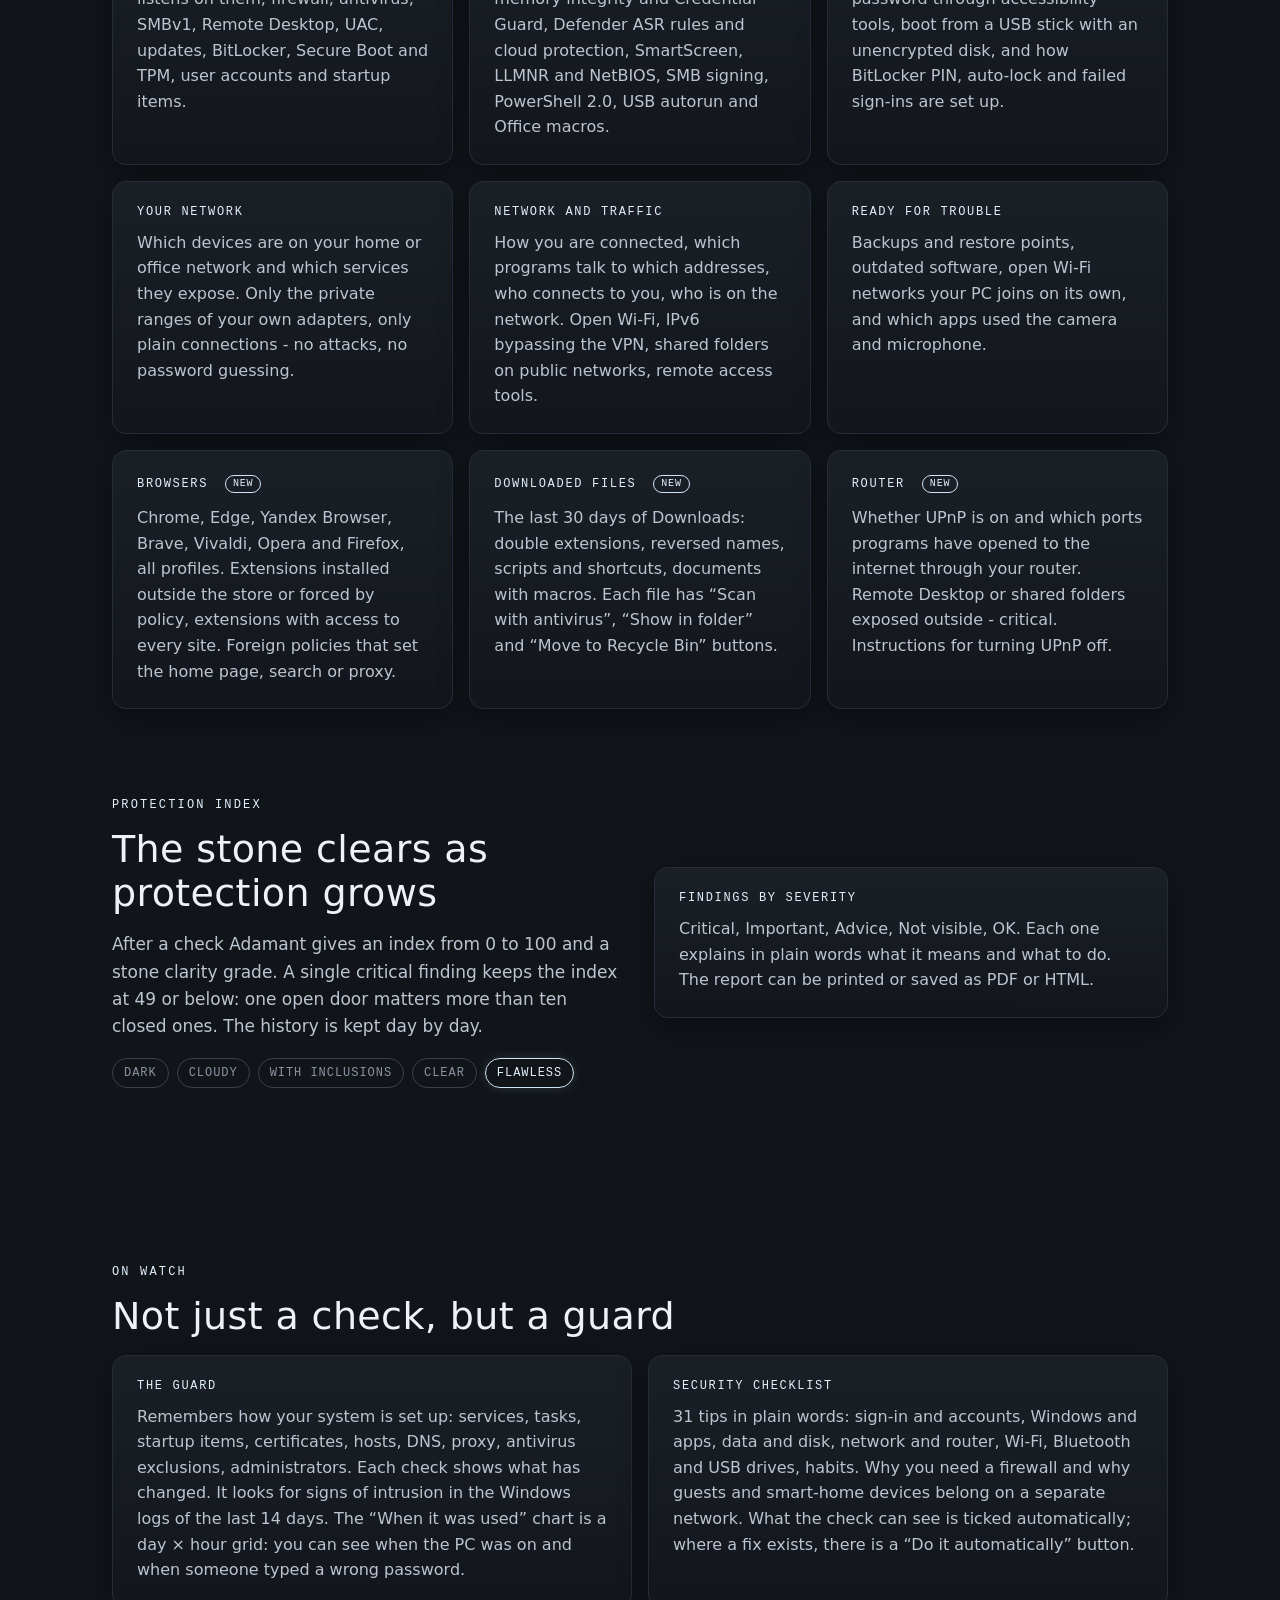
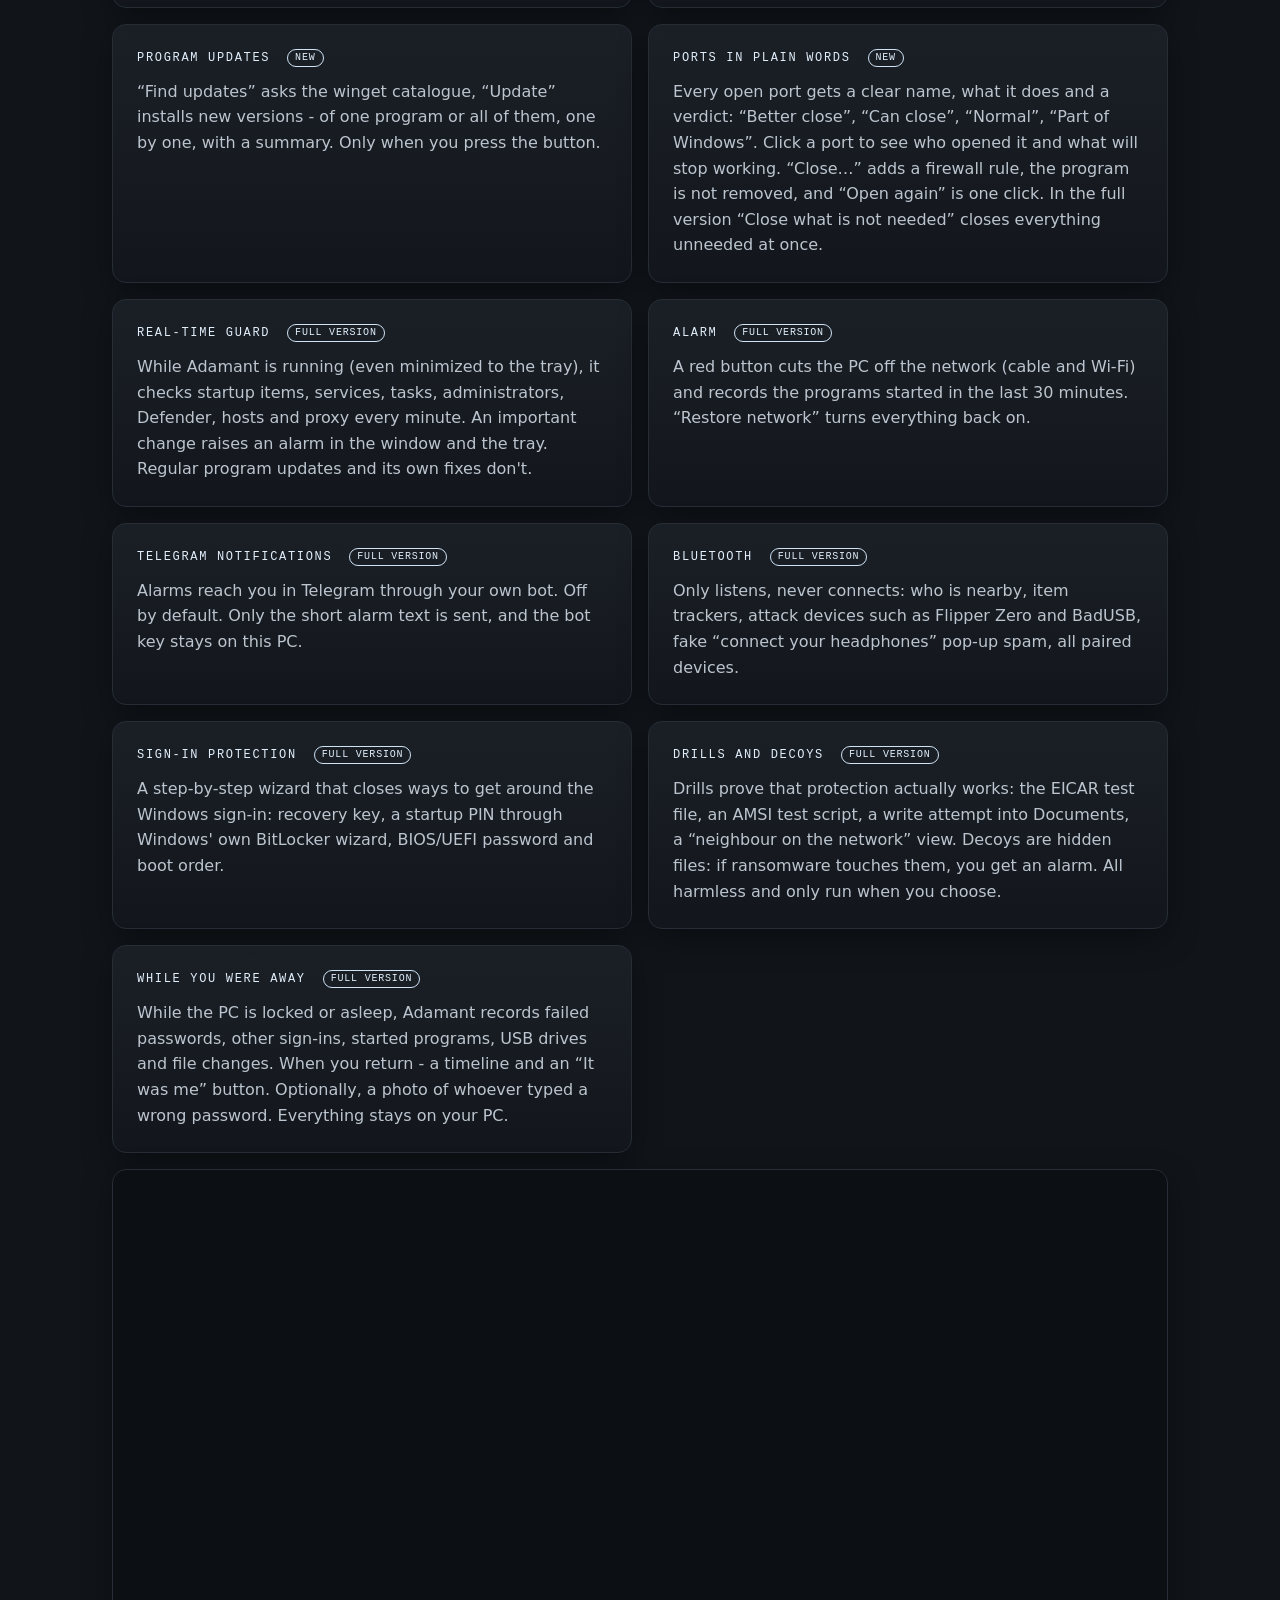
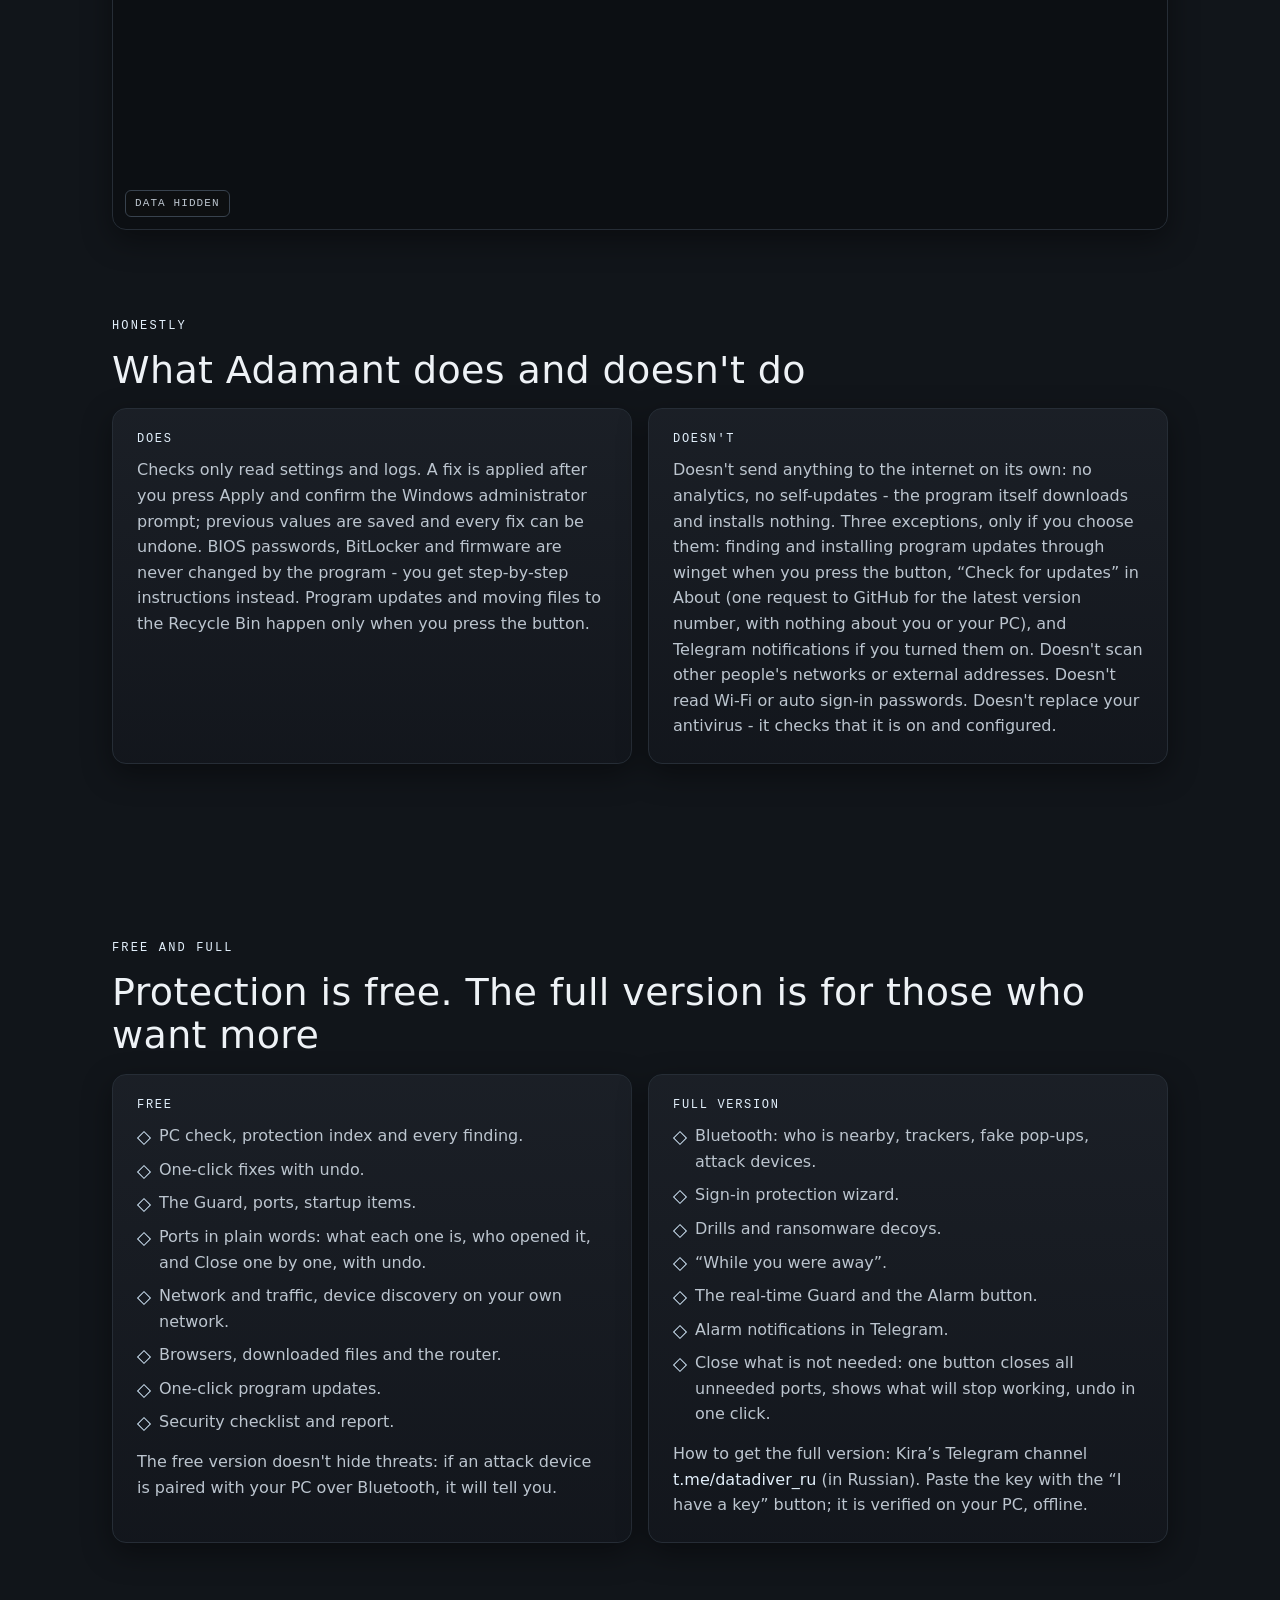
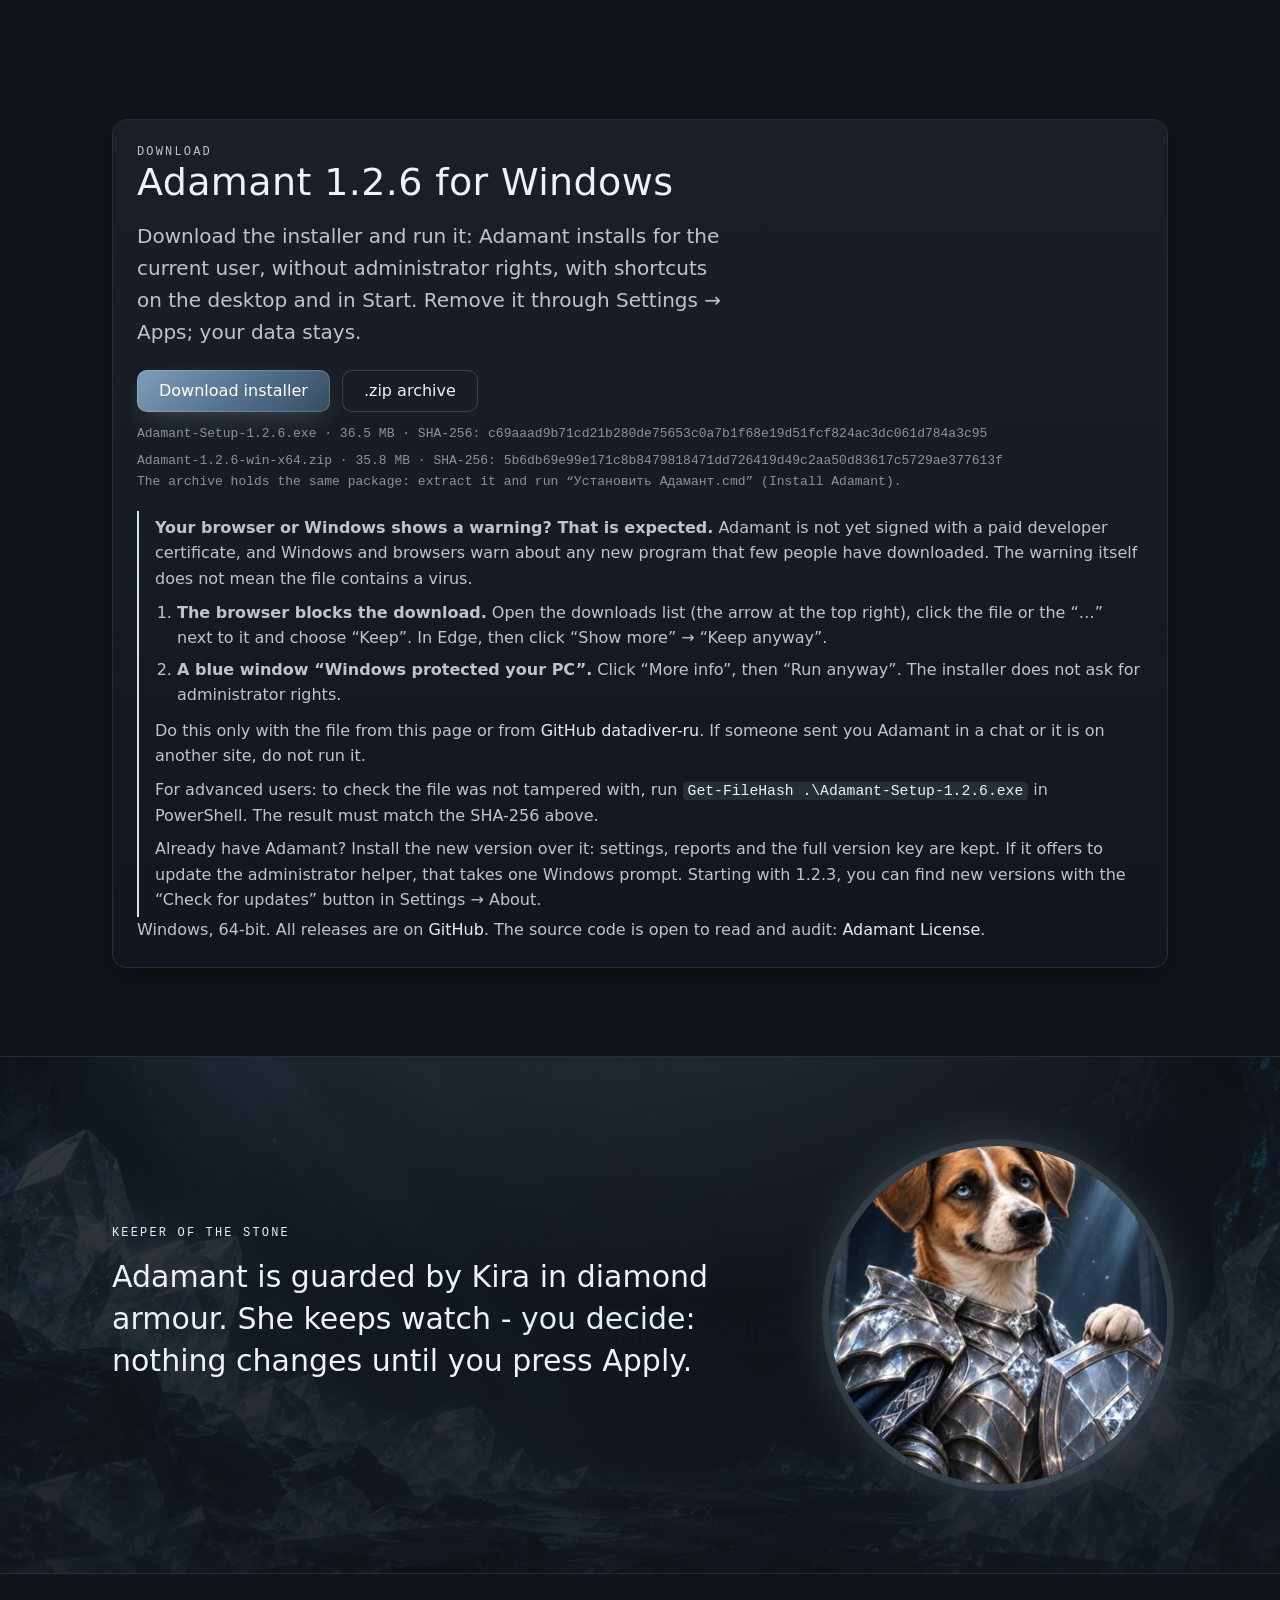
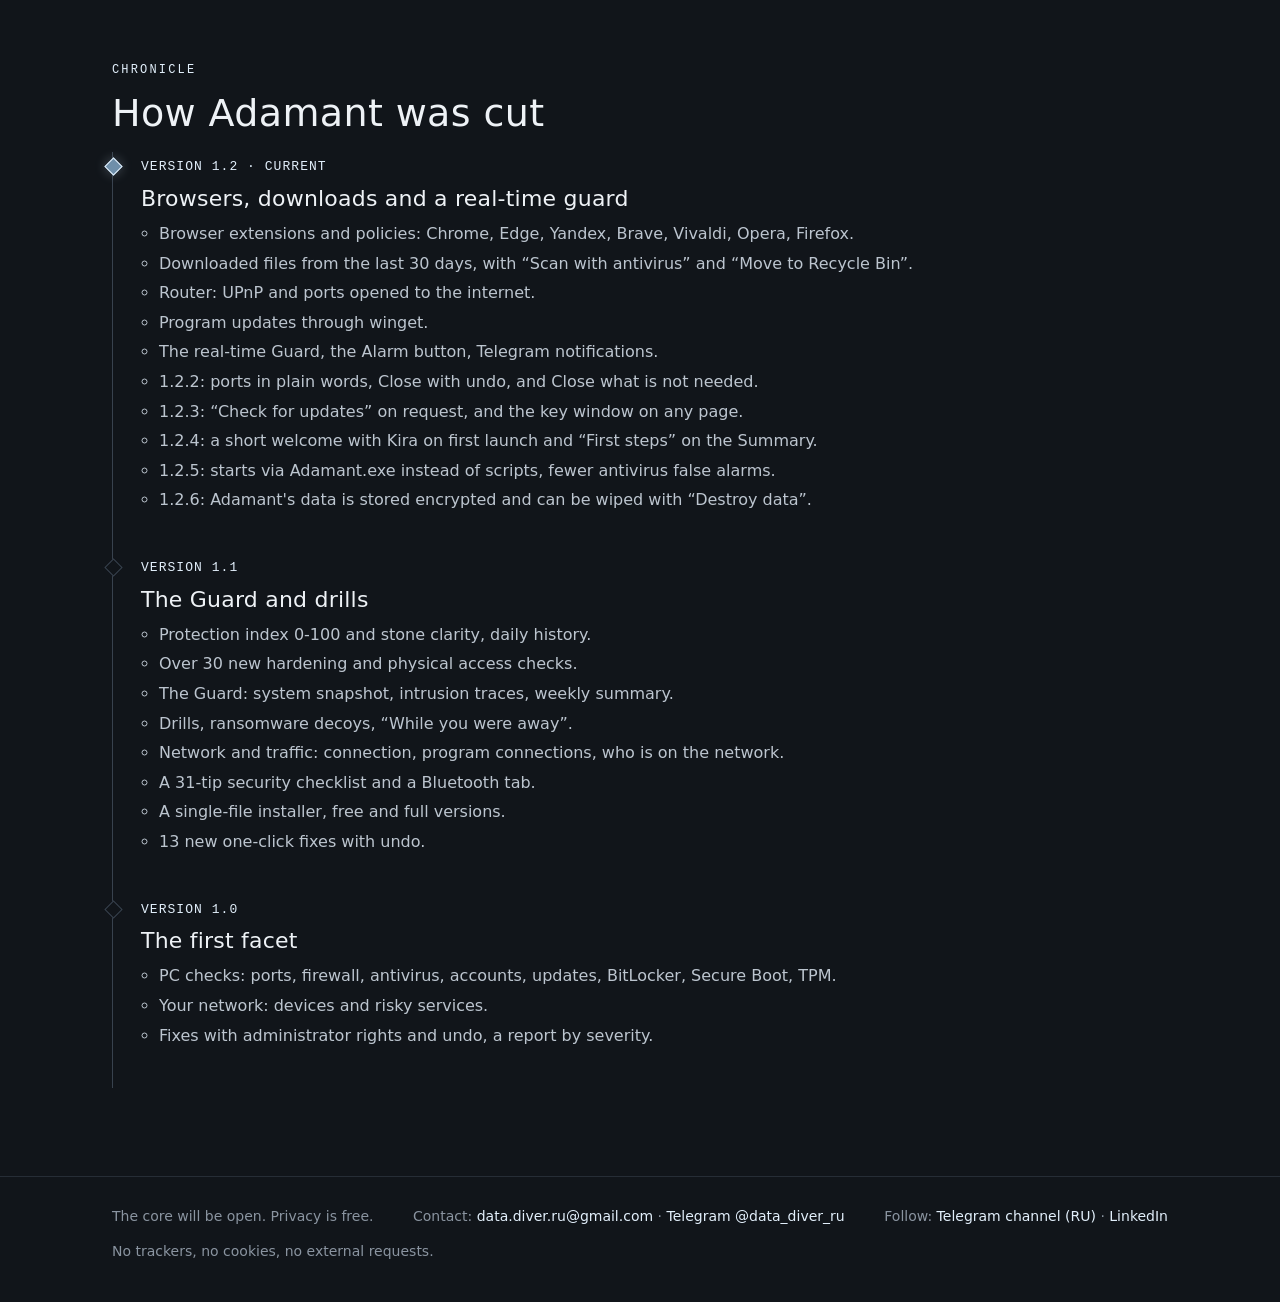
<file: en/adamant.html>
<!doctype html>
<html lang="en">
<head>
<meta charset="utf-8">
<meta name="viewport" content="width=device-width, initial-scale=1">
<meta http-equiv="Content-Security-Policy" content="default-src 'self'; img-src 'self' data:; style-src 'self'; script-src 'none'; base-uri 'none'; form-action 'none'">
<meta name="referrer" content="no-referrer">
<title>Adamant - a security check for your Windows PC</title>
<meta name="description" content="Adamant, the second stone: checks the protection of your Windows PC and your own network, sends nothing to the internet on its own and changes nothing without your consent.">
<meta property="og:title" content="Adamant - a security check for your Windows PC">
<meta property="og:description" content="Adamant, the second stone: checks the protection of your Windows PC and your own network, sends nothing to the internet on its own and changes nothing without your consent.">
<meta property="og:image" content="../assets/img/social-preview.jpg">
<meta name="theme-color" content="#11151a">
<link rel="alternate" hreflang="ru" href="../adamant.html">
<link rel="alternate" hreflang="en" href="adamant.html">
<link rel="icon" href="../assets/favicon.png" type="image/png">
<link rel="stylesheet" href="../assets/style.css">
<link rel="stylesheet" href="../assets/adamant.css">
</head>
<body data-theme="adamant">
<header class="top"><div class="wrap">
<a class="brand" href="adamant.html" aria-label="Adamant"><img class="diamond" src="../assets/img/diamond.webp" alt="" width="256" height="256"><span>ADAMANT</span></a>
<nav class="nav" aria-label="Sections"><a href="index.html">Home</a><a href="stones.html">Stones</a><a href="odem.html">Odem</a><a href="adamant.html" aria-current="page">Adamant</a><a href="kira.html">Kira</a><a href="demo.html">Demo</a></nav>
<a class="lang" href="../adamant.html" hreflang="ru" lang="ru" title="Русский">RU</a>
</div></header>
<main id="main">
<section class="hero"><div class="wrap">
<p class="eyebrow">The second stone</p>
<h1 class="title">ADAMANT</h1>
<p class="tag">An old name for diamond - “the unbreakable”. It shows how well your computer is protected and helps you fix it.</p>
<div class="actions">
<a class="btn" href="#download">Download</a>
<a class="btn ghost" href="#checks">What it checks</a>
</div>
</div></section>

<section class="flush"><div class="wrap">
<article class="card product">
<div class="shot"><img src="../assets/img/adamant-screen.webp" alt="The Adamant window: check summary, data hidden by a filter" width="1440" height="900" loading="lazy"><span class="veil">Data hidden</span></div>
<div class="body">
<span class="status live">Released · version 1.2.6</span>
<h2 class="mt">A security check for Windows and your own network</h2>
<ul class="ticks">
<li>Checks from the firewall and BitLocker to sign-in bypass protection.</li>
<li>A protection index from 0 to 100 and a “stone clarity” grade - see whether protection grows or fades.</li>
<li>The Guard remembers your system and shows what has changed.</li>
<li>New in 1.2: browser extensions, risky downloads, ports your router opened to the internet, and one-click program updates.</li>
<li>One-click fixes: first a preview of the change, then a Windows prompt, always with undo.</li>
<li>Sends nothing to the internet on its own. Program updates, the new version check and Telegram happen only if you choose them.</li>
<li>Everything that protects you is free. One-click install, no administrator rights needed.</li>
</ul>
</div>
</article>
</div></section>

<section id="checks"><div class="wrap">
<p class="eyebrow">What it checks</p>
<h2>Every door intruders usually use</h2>
<div class="grid3">
<div class="card"><div class="k">This PC</div><p>Open ports and which program listens on them, firewall, antivirus, SMBv1, Remote Desktop, UAC, updates, BitLocker, Secure Boot and TPM, user accounts and startup items.</p></div>
<div class="card"><div class="k">Hardening</div><p>LSA protection and WDigest, NTLM, memory integrity and Credential Guard, Defender ASR rules and cloud protection, SmartScreen, LLMNR and NetBIOS, SMB signing, PowerShell 2.0, USB autorun and Office macros.</p></div>
<div class="card"><div class="k">Physical access</div><p>Whether someone can bypass the password through accessibility tools, boot from a USB stick with an unencrypted disk, and how BitLocker PIN, auto-lock and failed sign-ins are set up.</p></div>
<div class="card"><div class="k">Your network</div><p>Which devices are on your home or office network and which services they expose. Only the private ranges of your own adapters, only plain connections - no attacks, no password guessing.</p></div>
<div class="card"><div class="k">Network and traffic</div><p>How you are connected, which programs talk to which addresses, who connects to you, who is on the network. Open Wi-Fi, IPv6 bypassing the VPN, shared folders on public networks, remote access tools.</p></div>
<div class="card"><div class="k">Ready for trouble</div><p>Backups and restore points, outdated software, open Wi-Fi networks your PC joins on its own, and which apps used the camera and microphone.</p></div>
<div class="card"><div class="k">Browsers <span class="tier">new</span></div><p>Chrome, Edge, Yandex Browser, Brave, Vivaldi, Opera and Firefox, all profiles. Extensions installed outside the store or forced by policy, extensions with access to every site. Foreign policies that set the home page, search or proxy.</p></div>
<div class="card"><div class="k">Downloaded files <span class="tier">new</span></div><p>The last 30 days of Downloads: double extensions, reversed names, scripts and shortcuts, documents with macros. Each file has “Scan with antivirus”, “Show in folder” and “Move to Recycle Bin” buttons.</p></div>
<div class="card"><div class="k">Router <span class="tier">new</span></div><p>Whether UPnP is on and which ports programs have opened to the internet through your router. Remote Desktop or shared folders exposed outside - critical. Instructions for turning UPnP off.</p></div>
</div>
</div></section>

<section class="flush"><div class="wrap">
<div class="grid2 duo">
<div>
<p class="eyebrow">Protection index</p>
<h2>The stone clears as protection grows</h2>
<div class="prose">
<p>After a check Adamant gives an index from 0 to 100 and a stone clarity grade. A single critical finding keeps the index at 49 or below: one open door matters more than ten closed ones. The history is kept day by day.</p>
</div>
<ul class="purity" aria-label="Stone clarity from worst to best">
<li>Dark</li><li>Cloudy</li><li>With inclusions</li><li>Clear</li><li>Flawless</li>
</ul>
</div>
<div class="card"><div class="k">Findings by severity</div><p>Critical, Important, Advice, Not visible, OK. Each one explains in plain words what it means and what to do. The report can be printed or saved as PDF or HTML.</p></div>
</div>
</div></section>

<section><div class="wrap">
<p class="eyebrow">On watch</p>
<h2>Not just a check, but a guard</h2>
<div class="grid2">
<div class="card"><div class="k">The Guard</div><p>Remembers how your system is set up: services, tasks, startup items, certificates, hosts, DNS, proxy, antivirus exclusions, administrators. Each check shows what has changed. It looks for signs of intrusion in the Windows logs of the last 14 days. The “When it was used” chart is a day × hour grid: you can see when the PC was on and when someone typed a wrong password.</p></div>
<div class="card"><div class="k">Security checklist</div><p>31 tips in plain words: sign-in and accounts, Windows and apps, data and disk, network and router, Wi-Fi, Bluetooth and USB drives, habits. Why you need a firewall and why guests and smart-home devices belong on a separate network. What the check can see is ticked automatically; where a fix exists, there is a “Do it automatically” button.</p></div>
<div class="card"><div class="k">Program updates <span class="tier">new</span></div><p>“Find updates” asks the winget catalogue, “Update” installs new versions - of one program or all of them, one by one, with a summary. Only when you press the button.</p></div>
<div class="card"><div class="k">Ports in plain words <span class="tier">new</span></div><p>Every open port gets a clear name, what it does and a verdict: “Better close”, “Can close”, “Normal”, “Part of Windows”. Click a port to see who opened it and what will stop working. “Close…” adds a firewall rule, the program is not removed, and “Open again” is one click. In the full version “Close what is not needed” closes everything unneeded at once.</p></div>
<div class="card"><div class="k">Real-time Guard <span class="tier">full version</span></div><p>While Adamant is running (even minimized to the tray), it checks startup items, services, tasks, administrators, Defender, hosts and proxy every minute. An important change raises an alarm in the window and the tray. Regular program updates and its own fixes don't.</p></div>
<div class="card"><div class="k">Alarm <span class="tier">full version</span></div><p>A red button cuts the PC off the network (cable and Wi-Fi) and records the programs started in the last 30 minutes. “Restore network” turns everything back on.</p></div>
<div class="card"><div class="k">Telegram notifications <span class="tier">full version</span></div><p>Alarms reach you in Telegram through your own bot. Off by default. Only the short alarm text is sent, and the bot key stays on this PC.</p></div>
<div class="card"><div class="k">Bluetooth <span class="tier">full version</span></div><p>Only listens, never connects: who is nearby, item trackers, attack devices such as Flipper Zero and BadUSB, fake “connect your headphones” pop-up spam, all paired devices.</p></div>
<div class="card"><div class="k">Sign-in protection <span class="tier">full version</span></div><p>A step-by-step wizard that closes ways to get around the Windows sign-in: recovery key, a startup PIN through Windows' own BitLocker wizard, BIOS/UEFI password and boot order.</p></div>
<div class="card"><div class="k">Drills and decoys <span class="tier">full version</span></div><p>Drills prove that protection actually works: the EICAR test file, an AMSI test script, a write attempt into Documents, a “neighbour on the network” view. Decoys are hidden files: if ransomware touches them, you get an alarm. All harmless and only run when you choose.</p></div>
<div class="card"><div class="k">While you were away <span class="tier">full version</span></div><p>While the PC is locked or asleep, Adamant records failed passwords, other sign-ins, started programs, USB drives and file changes. When you return - a timeline and an “It was me” button. Optionally, a photo of whoever typed a wrong password. Everything stays on your PC.</p></div>
</div>
<figure class="wide-shot"><img src="../assets/img/adamant-checklist.webp" alt="The Adamant window: security checklist, marks hidden by a filter" width="1440" height="900" loading="lazy"><span class="veil">Data hidden</span></figure>
</div></section>

<section class="flush"><div class="wrap">
<p class="eyebrow">Honestly</p>
<h2>What Adamant does and doesn't do</h2>
<div class="grid2">
<div class="card"><div class="k">Does</div><p>Checks only read settings and logs. A fix is applied after you press Apply and confirm the Windows administrator prompt; previous values are saved and every fix can be undone. BIOS passwords, BitLocker and firmware are never changed by the program - you get step-by-step instructions instead. Program updates and moving files to the Recycle Bin happen only when you press the button.</p></div>
<div class="card"><div class="k">Doesn't</div><p>Doesn't send anything to the internet on its own: no analytics, no self-updates - the program itself downloads and installs nothing. Three exceptions, only if you choose them: finding and installing program updates through winget when you press the button, “Check for updates” in About (one request to GitHub for the latest version number, with nothing about you or your PC), and Telegram notifications if you turned them on. Doesn't scan other people's networks or external addresses. Doesn't read Wi-Fi or auto sign-in passwords. Doesn't replace your antivirus - it checks that it is on and configured.</p></div>
</div>
</div></section>

<section id="versions"><div class="wrap">
<p class="eyebrow">Free and full</p>
<h2>Protection is free. The full version is for those who want more</h2>
<div class="grid2">
<div class="card"><div class="k">Free</div><ul class="ticks">
<li>PC check, protection index and every finding.</li>
<li>One-click fixes with undo.</li>
<li>The Guard, ports, startup items.</li>
<li>Ports in plain words: what each one is, who opened it, and Close one by one, with undo.</li>
<li>Network and traffic, device discovery on your own network.</li>
<li>Browsers, downloaded files and the router.</li>
<li>One-click program updates.</li>
<li>Security checklist and report.</li>
</ul><p>The free version doesn't hide threats: if an attack device is paired with your PC over Bluetooth, it will tell you.</p></div>
<div class="card"><div class="k">Full version</div><ul class="ticks">
<li>Bluetooth: who is nearby, trackers, fake pop-ups, attack devices.</li>
<li>Sign-in protection wizard.</li>
<li>Drills and ransomware decoys.</li>
<li>“While you were away”.</li>
<li>The real-time Guard and the Alarm button.</li>
<li>Alarm notifications in Telegram.</li>
<li>Close what is not needed: one button closes all unneeded ports, shows what will stop working, undo in one click.</li>
</ul><p>How to get the full version: Kira’s Telegram channel <a href="https://t.me/datadiver_ru" rel="noopener noreferrer">t.me/datadiver_ru</a> (in Russian). Paste the key with the “I have a key” button; it is verified on your PC, offline.</p></div>
</div>
</div></section>

<section id="download"><div class="wrap">
<article class="card">
<p class="eyebrow">Download</p>
<h2>Adamant 1.2.6 for Windows</h2>
<p class="lead">Download the installer and run it: Adamant installs for the current user, without administrator rights, with shortcuts on the desktop and in Start. Remove it through Settings → Apps; your data stays.</p>
<div class="dl">
<div class="actions left"><a class="btn" href="https://github.com/datadiver-ru/adamant/releases/download/v1.2.6/Adamant-Setup-1.2.6.exe" rel="noopener noreferrer">Download installer</a><a class="btn ghost" href="https://github.com/datadiver-ru/adamant/releases/download/v1.2.6/Adamant-1.2.6-win-x64.zip" rel="noopener noreferrer">.zip archive</a></div>
<p class="meta">Adamant-Setup-1.2.6.exe · 36.5 MB · SHA-256: c69aaad9b71cd21b280de75653c0a7b1f68e19d51fcf824ac3dc061d784a3c95</p>
<p class="meta">Adamant-1.2.6-win-x64.zip · 35.8 MB · SHA-256: 5b6db69e99e171c8b8479818471dd726419d49c2aa50d83617c5729ae377613f<br>The archive holds the same package: extract it and run “Установить Адамант.cmd” (Install Adamant).</p>
</div>
<div class="note howto">
<p><b>Your browser or Windows shows a warning? That is expected.</b> Adamant is not yet signed with a paid developer certificate, and Windows and browsers warn about any new program that few people have downloaded. The warning itself does not mean the file contains a virus.</p>
<ol>
<li><b>The browser blocks the download.</b> Open the downloads list (the arrow at the top right), click the file or the “…” next to it and choose “Keep”. In Edge, then click “Show more” → “Keep anyway”.</li>
<li><b>A blue window “Windows protected your PC”.</b> Click “More info”, then “Run anyway”. The installer does not ask for administrator rights.</li>
</ol>
<p>Do this only with the file from this page or from <a href="https://github.com/datadiver-ru/adamant/releases" rel="noopener noreferrer">GitHub datadiver-ru</a>. If someone sent you Adamant in a chat or it is on another site, do not run it.</p>
<p class="meta">For advanced users: to check the file was not tampered with, run <code>Get-FileHash .\Adamant-Setup-1.2.6.exe</code> in PowerShell. The result must match the SHA-256 above.</p>
</div>
<p class="note">Already have Adamant? Install the new version over it: settings, reports and the full version key are kept. If it offers to update the administrator helper, that takes one Windows prompt. Starting with 1.2.3, you can find new versions with the “Check for updates” button in Settings → About.</p>
<p class="muted mt">Windows, 64-bit. All releases are on <a href="https://github.com/datadiver-ru/adamant/releases" rel="noopener noreferrer">GitHub</a>. The source code is open to read and audit: <a href="https://github.com/datadiver-ru/adamant/blob/main/LICENSE" rel="noopener noreferrer">Adamant License</a>.</p>
</article>
</div></section>

<section class="band" data-theme="adamant"><div class="wrap split rev">
<div class="avatar"><img src="../assets/img/kira-knight.webp" alt="Kira in diamond armour with a shield" width="480" height="480"></div>
<div>
<p class="eyebrow">Keeper of the stone</p>
<p class="manifest">Adamant is guarded by Kira in diamond armour. She keeps watch - <em>you decide</em>: nothing changes until you press Apply.</p>
</div>
</div></section>

<section><div class="wrap">
<p class="eyebrow">Chronicle</p>
<h2>How Adamant was cut</h2>
<ol class="log" reversed>
<li class="hot"><span class="ver">Version 1.2 · current</span><h3>Browsers, downloads and a real-time guard</h3>
<ul>
<li>Browser extensions and policies: Chrome, Edge, Yandex, Brave, Vivaldi, Opera, Firefox.</li>
<li>Downloaded files from the last 30 days, with “Scan with antivirus” and “Move to Recycle Bin”.</li>
<li>Router: UPnP and ports opened to the internet.</li>
<li>Program updates through winget.</li>
<li>The real-time Guard, the Alarm button, Telegram notifications.</li>
<li>1.2.2: ports in plain words, Close with undo, and Close what is not needed.</li>
<li>1.2.3: “Check for updates” on request, and the key window on any page.</li>
<li>1.2.4: a short welcome with Kira on first launch and “First steps” on the Summary.</li>
<li>1.2.5: starts via Adamant.exe instead of scripts, fewer antivirus false alarms.</li>
<li>1.2.6: Adamant's data is stored encrypted and can be wiped with “Destroy data”.</li>
</ul></li>
<li><span class="ver">Version 1.1</span><h3>The Guard and drills</h3>
<ul>
<li>Protection index 0-100 and stone clarity, daily history.</li>
<li>Over 30 new hardening and physical access checks.</li>
<li>The Guard: system snapshot, intrusion traces, weekly summary.</li>
<li>Drills, ransomware decoys, “While you were away”.</li>
<li>Network and traffic: connection, program connections, who is on the network.</li>
<li>A 31-tip security checklist and a Bluetooth tab.</li>
<li>A single-file installer, free and full versions.</li>
<li>13 new one-click fixes with undo.</li>
</ul></li>
<li><span class="ver">Version 1.0</span><h3>The first facet</h3>
<ul>
<li>PC checks: ports, firewall, antivirus, accounts, updates, BitLocker, Secure Boot, TPM.</li>
<li>Your network: devices and risky services.</li>
<li>Fixes with administrator rights and undo, a report by severity.</li>
</ul></li>
</ol>
</div></section>
</main>
<footer class="foot"><div class="wrap">
<p>The core will be open. Privacy is free.</p>
<p>Contact: <a href="mailto:data.diver.ru@gmail.com">data.diver.ru@gmail.com</a> · <a href="https://t.me/data_diver_ru" rel="noopener noreferrer">Telegram @data_diver_ru</a></p>
<p>Follow: <a href="https://t.me/datadiver_ru" rel="noopener noreferrer">Telegram channel (RU)</a> · <a href="https://www.linkedin.com/in/datadiverru" rel="noopener noreferrer">LinkedIn</a></p>
<p>No trackers, no cookies, no external requests.</p>
</div></footer>
</body>
</html>
</file>
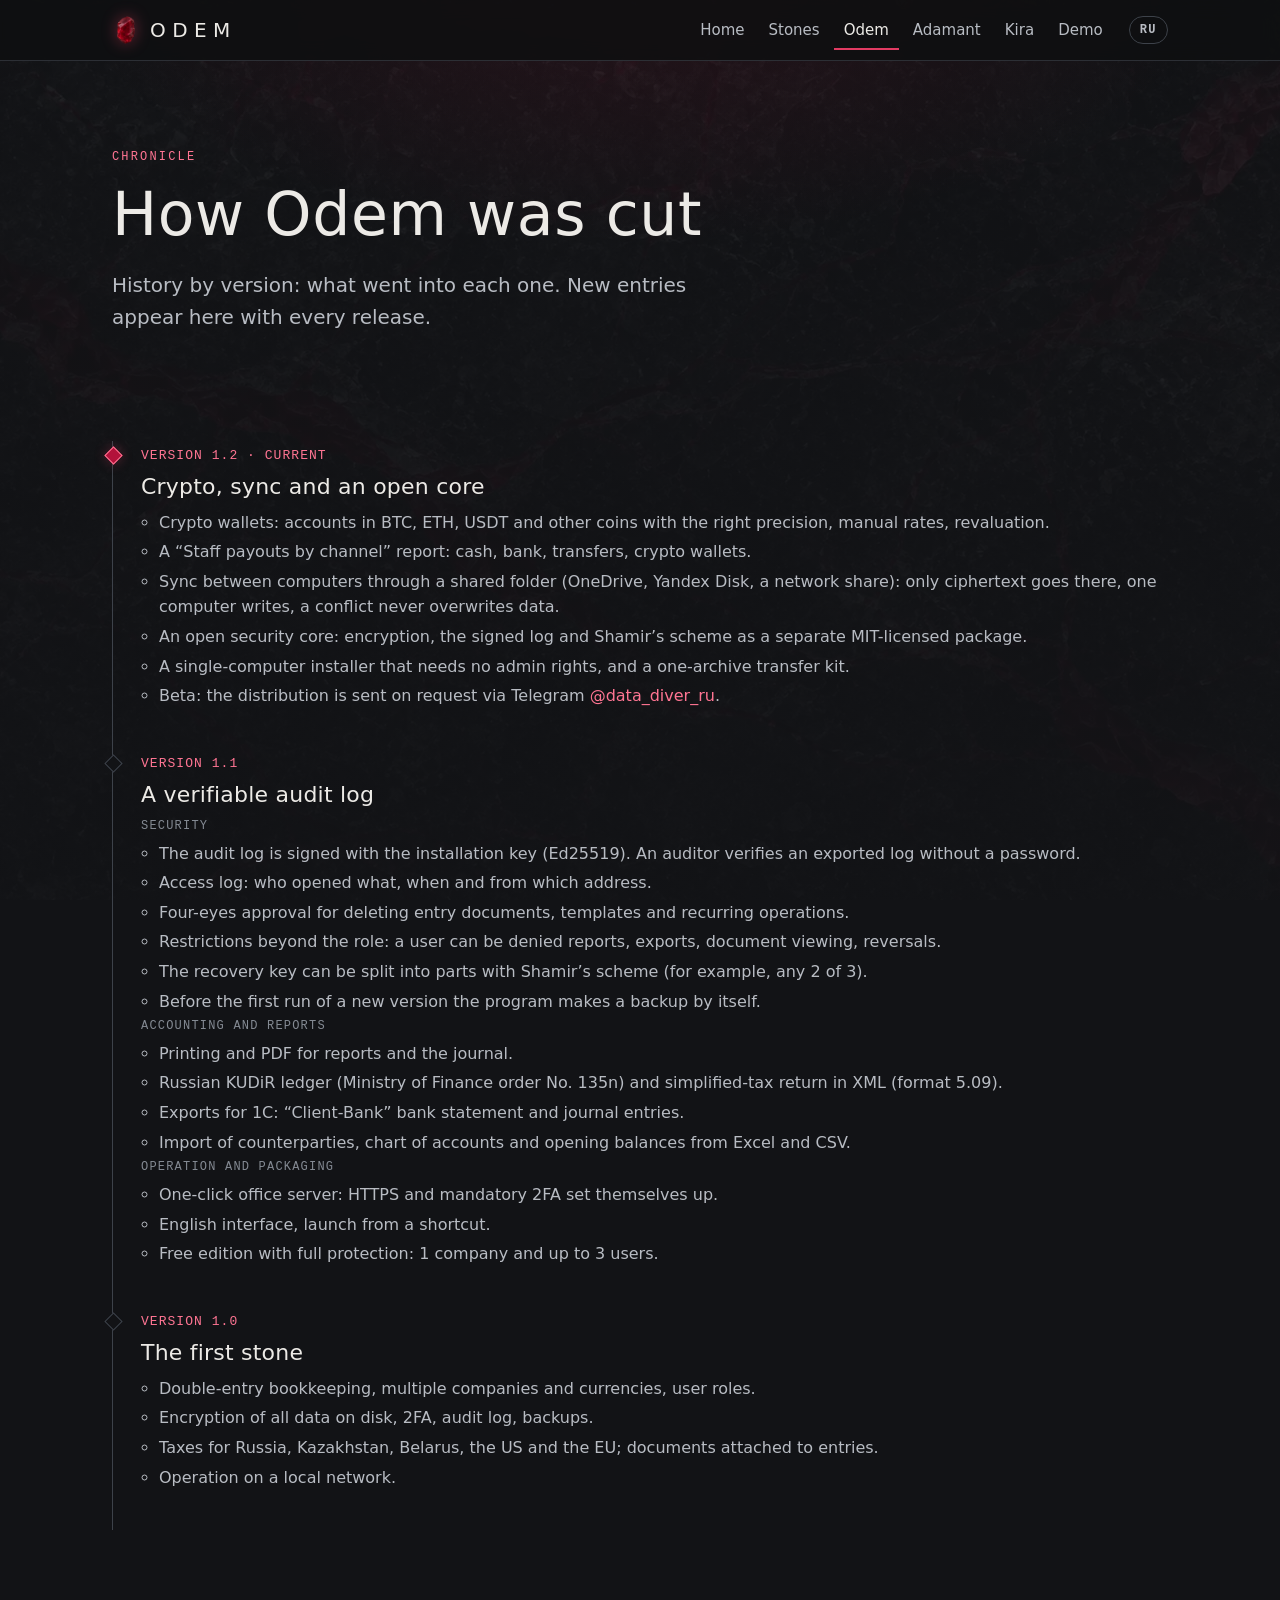
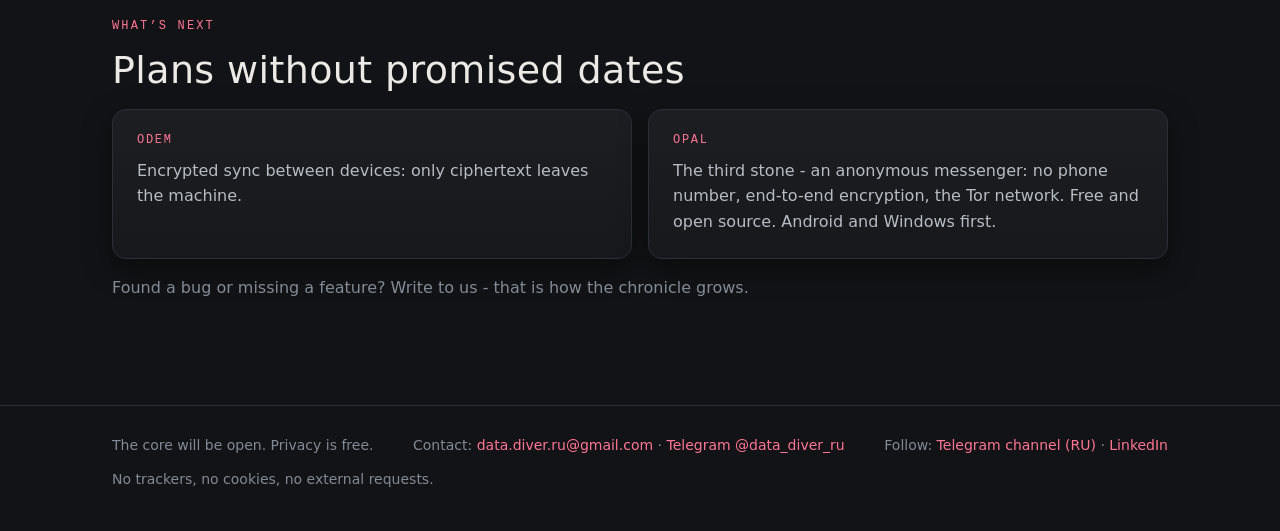
<file: en/chronicle.html>
<!doctype html>
<html lang="en">
<head>
<meta charset="utf-8">
<meta name="viewport" content="width=device-width, initial-scale=1">
<meta http-equiv="Content-Security-Policy" content="default-src 'self'; img-src 'self' data:; style-src 'self'; script-src 'none'; base-uri 'none'; form-action 'none'">
<meta name="referrer" content="no-referrer">
<title>Odem chronicle - version history</title>
<meta name="description" content="Odem version history: what each version brought and what comes next.">
<meta property="og:title" content="Odem chronicle - version history">
<meta property="og:description" content="Odem version history: what each version brought and what comes next.">
<meta property="og:image" content="../assets/img/social-preview.jpg">
<meta name="theme-color" content="#121316">
<link rel="alternate" hreflang="ru" href="../chronicle.html">
<link rel="alternate" hreflang="en" href="chronicle.html">
<link rel="icon" href="../assets/favicon.png" type="image/png">
<link rel="stylesheet" href="../assets/style.css">
<link rel="stylesheet" href="../assets/adamant.css">
</head>
<body data-theme="odem">
<header class="top"><div class="wrap">
<a class="brand" href="odem.html" aria-label="Odem"><img class="ruby" src="../assets/img/ruby.webp" alt="" width="256" height="256"><span>ODEM</span></a>
<nav class="nav" aria-label="Sections"><a href="index.html">Home</a><a href="stones.html">Stones</a><a href="odem.html" aria-current="page">Odem</a><a href="adamant.html">Adamant</a><a href="kira.html">Kira</a><a href="demo.html">Demo</a></nav>
<a class="lang" href="../chronicle.html" hreflang="ru" lang="ru" title="Русский">RU</a>
</div></header>
<main id="main">
<section><div class="wrap">
<p class="eyebrow">Chronicle</p>
<h1>How Odem was cut</h1>
<p class="lead">History by version: what went into each one. New entries appear here with every release.</p>
</div></section>

<section class="flush"><div class="wrap">
<ol class="log" reversed>
<li class="hot"><span class="ver">Version 1.2 · current</span><h3>Crypto, sync and an open core</h3>
<ul>
<li>Crypto wallets: accounts in BTC, ETH, USDT and other coins with the right precision, manual rates, revaluation.</li>
<li>A “Staff payouts by channel” report: cash, bank, transfers, crypto wallets.</li>
<li>Sync between computers through a shared folder (OneDrive, Yandex Disk, a network share): only ciphertext goes there, one computer writes, a conflict never overwrites data.</li>
<li>An open security core: encryption, the signed log and Shamir’s scheme as a separate MIT-licensed package.</li>
<li>A single-computer installer that needs no admin rights, and a one-archive transfer kit.</li>
<li>Beta: the distribution is sent on request via Telegram <a href="https://t.me/data_diver_ru" rel="noopener noreferrer">@data_diver_ru</a>.</li>
</ul></li>
<li><span class="ver">Version 1.1</span><h3>A verifiable audit log</h3>
<p class="muted">Security</p>
<ul>
<li>The audit log is signed with the installation key (Ed25519). An auditor verifies an exported log without a password.</li>
<li>Access log: who opened what, when and from which address.</li>
<li>Four-eyes approval for deleting entry documents, templates and recurring operations.</li>
<li>Restrictions beyond the role: a user can be denied reports, exports, document viewing, reversals.</li>
<li>The recovery key can be split into parts with Shamir’s scheme (for example, any 2 of 3).</li>
<li>Before the first run of a new version the program makes a backup by itself.</li>
</ul>
<p class="muted mt">Accounting and reports</p>
<ul>
<li>Printing and PDF for reports and the journal.</li>
<li>Russian KUDiR ledger (Ministry of Finance order No. 135n) and simplified-tax return in XML (format 5.09).</li>
<li>Exports for 1C: “Client-Bank” bank statement and journal entries.</li>
<li>Import of counterparties, chart of accounts and opening balances from Excel and CSV.</li>
</ul>
<p class="muted mt">Operation and packaging</p>
<ul>
<li>One-click office server: HTTPS and mandatory 2FA set themselves up.</li>
<li>English interface, launch from a shortcut.</li>
<li>Free edition with full protection: 1 company and up to 3 users.</li>
</ul></li>
<li><span class="ver">Version 1.0</span><h3>The first stone</h3>
<ul>
<li>Double-entry bookkeeping, multiple companies and currencies, user roles.</li>
<li>Encryption of all data on disk, 2FA, audit log, backups.</li>
<li>Taxes for Russia, Kazakhstan, Belarus, the US and the EU; documents attached to entries.</li>
<li>Operation on a local network.</li>
</ul></li>
</ol>
</div></section>

<section class="flush"><div class="wrap">
<p class="eyebrow">What’s next</p>
<h2>Plans without promised dates</h2>
<div class="grid2">
<div class="card"><div class="k">Odem</div><p>Encrypted sync between devices: only ciphertext leaves the machine.</p></div>
<div class="card"><div class="k">Opal</div><p>The third stone - an anonymous messenger: no phone number, end-to-end encryption, the Tor network. Free and open source. Android and Windows first.</p></div>
</div>
<p class="muted mt">Found a bug or missing a feature? Write to us - that is how the chronicle grows.</p>
</div></section>
</main>
<footer class="foot"><div class="wrap">
<p>The core will be open. Privacy is free.</p>
<p>Contact: <a href="mailto:data.diver.ru@gmail.com">data.diver.ru@gmail.com</a> · <a href="https://t.me/data_diver_ru" rel="noopener noreferrer">Telegram @data_diver_ru</a></p>
<p>Follow: <a href="https://t.me/datadiver_ru" rel="noopener noreferrer">Telegram channel (RU)</a> · <a href="https://www.linkedin.com/in/datadiverru" rel="noopener noreferrer">LinkedIn</a></p>
<p>No trackers, no cookies, no external requests.</p>
</div></footer>
</body>
</html>
</file>
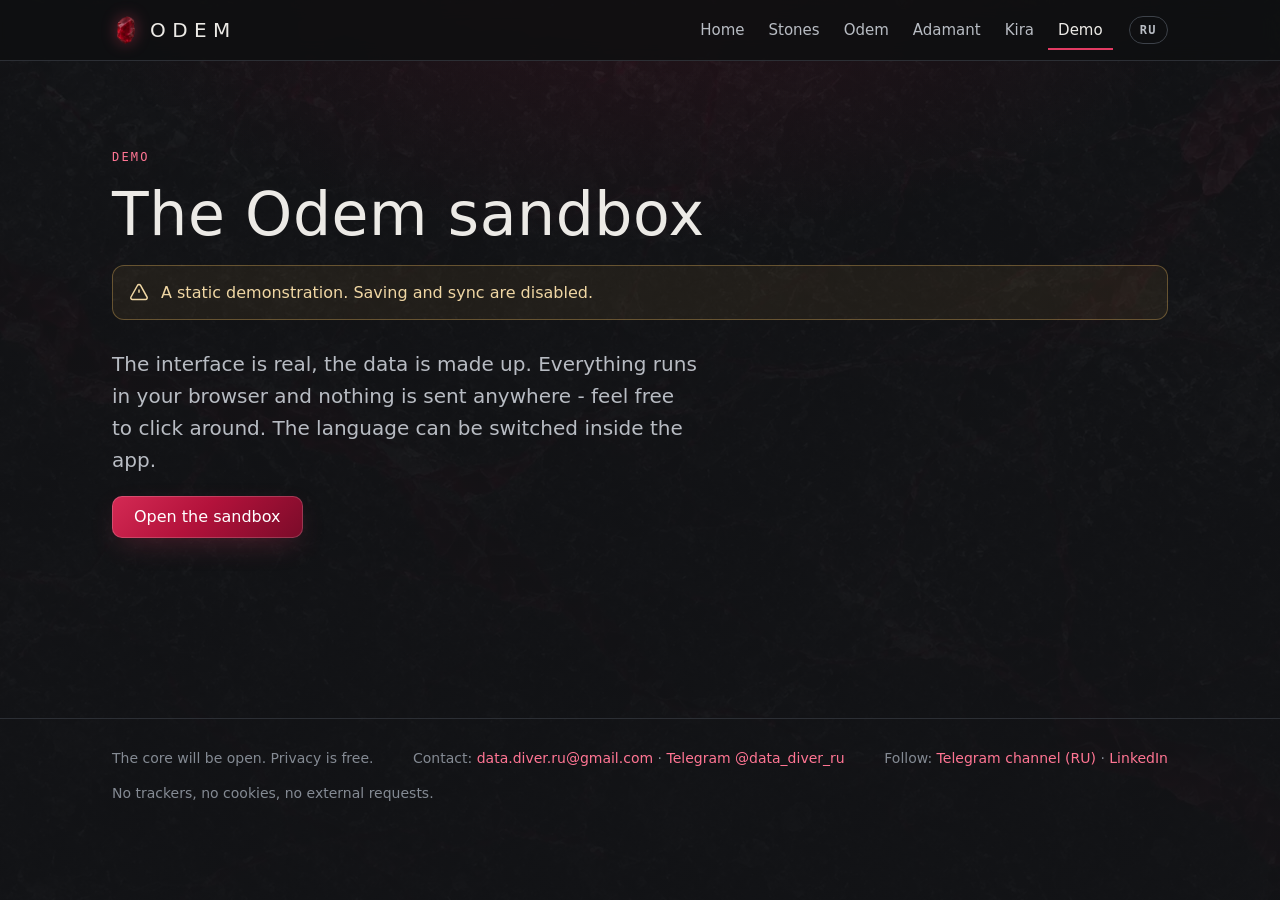
<file: en/demo.html>
<!doctype html>
<html lang="en">
<head>
<meta charset="utf-8">
<meta name="viewport" content="width=device-width, initial-scale=1">
<meta http-equiv="Content-Security-Policy" content="default-src 'self'; img-src 'self' data:; style-src 'self'; script-src 'none'; base-uri 'none'; form-action 'none'">
<meta name="referrer" content="no-referrer">
<title>Demo - Odem</title>
<meta name="description" content="A static demo of Odem with made-up data. Saving and sync are disabled.">
<meta property="og:title" content="Demo - Odem">
<meta property="og:description" content="A static demo of Odem with made-up data. Saving and sync are disabled.">
<meta property="og:image" content="../assets/img/social-preview.jpg">
<meta name="theme-color" content="#121316">
<link rel="alternate" hreflang="ru" href="../demo.html">
<link rel="alternate" hreflang="en" href="demo.html">
<link rel="icon" href="../assets/favicon.png" type="image/png">
<link rel="stylesheet" href="../assets/style.css">
<link rel="stylesheet" href="../assets/adamant.css">
</head>
<body data-theme="odem" class="demo-page">
<header class="top"><div class="wrap">
<a class="brand" href="odem.html" aria-label="Odem"><img class="ruby" src="../assets/img/ruby.webp" alt="" width="256" height="256"><span>ODEM</span></a>
<nav class="nav" aria-label="Sections"><a href="index.html">Home</a><a href="stones.html">Stones</a><a href="odem.html">Odem</a><a href="adamant.html">Adamant</a><a href="kira.html">Kira</a><a href="demo.html" aria-current="page">Demo</a></nav>
<a class="lang" href="../demo.html" hreflang="ru" lang="ru" title="Русский">RU</a>
</div></header>
<main id="main">
<section><div class="wrap">
<p class="eyebrow">Demo</p>
<h1>The Odem sandbox</h1>
<div class="notice" role="note"><svg viewBox="0 0 24 24" fill="none" stroke="currentColor" stroke-width="1.8" aria-hidden="true"><path d="M12 9v4m0 4h.01M10.3 3.9 2.4 18a2 2 0 0 0 1.7 3h15.8a2 2 0 0 0 1.7-3L13.7 3.9a2 2 0 0 0-3.4 0z"/></svg><span>A static demonstration. Saving and sync are disabled.</span></div>
<p class="lead">The interface is real, the data is made up. Everything runs in your browser and nothing is sent anywhere - feel free to click around. The language can be switched inside the app.</p>
<div class="actions left"><a class="btn" href="../sandbox/index.html">Open the sandbox</a></div>
</div></section>
</main>
<footer class="foot"><div class="wrap">
<p>The core will be open. Privacy is free.</p>
<p>Contact: <a href="mailto:data.diver.ru@gmail.com">data.diver.ru@gmail.com</a> · <a href="https://t.me/data_diver_ru" rel="noopener noreferrer">Telegram @data_diver_ru</a></p>
<p>Follow: <a href="https://t.me/datadiver_ru" rel="noopener noreferrer">Telegram channel (RU)</a> · <a href="https://www.linkedin.com/in/datadiverru" rel="noopener noreferrer">LinkedIn</a></p>
<p>No trackers, no cookies, no external requests.</p>
</div></footer>
</body>
</html>
</file>
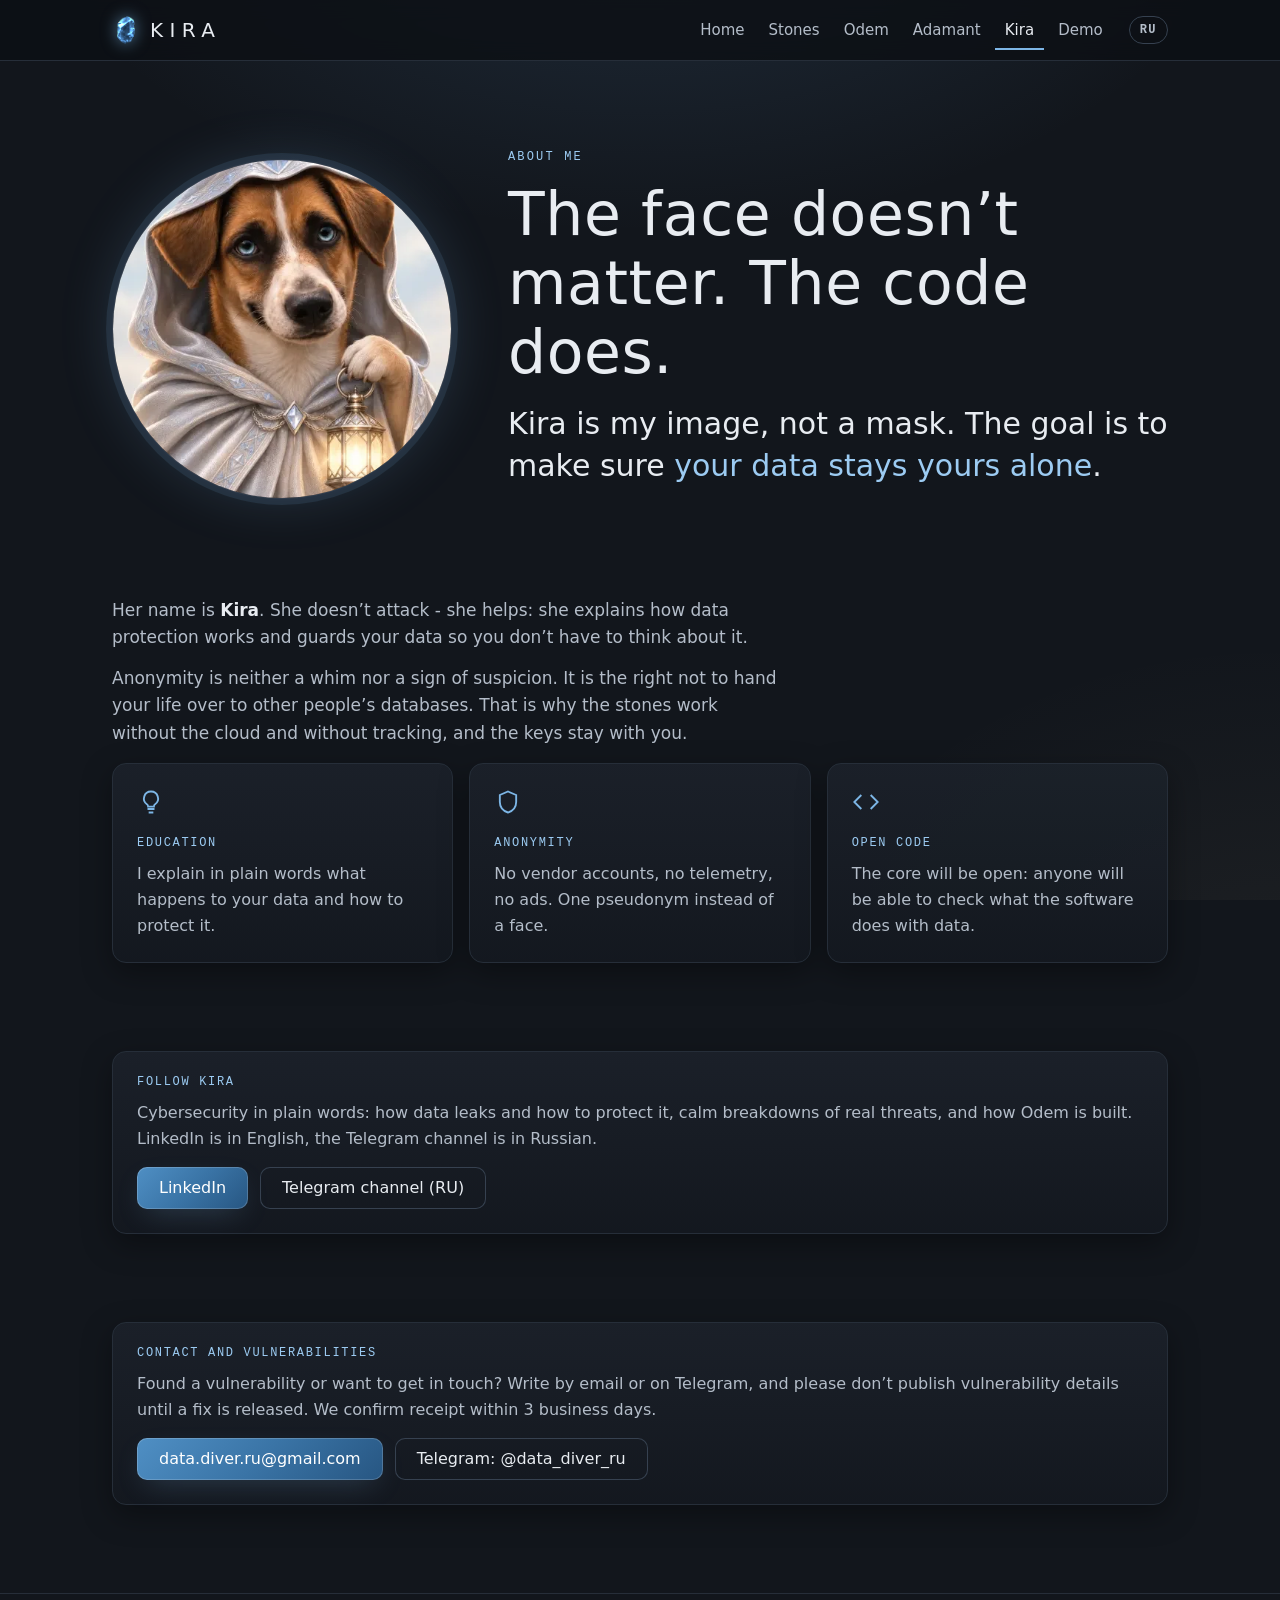
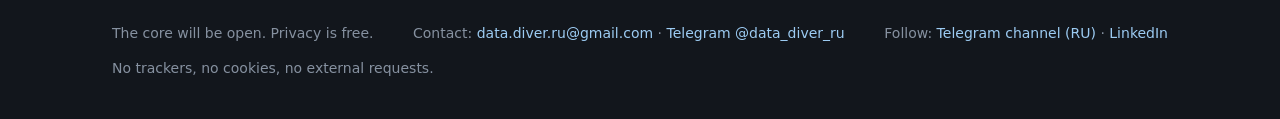
<file: en/kira.html>
<!doctype html>
<html lang="en">
<head>
<meta charset="utf-8">
<meta name="viewport" content="width=device-width, initial-scale=1">
<meta http-equiv="Content-Security-Policy" content="default-src 'self'; img-src 'self' data:; style-src 'self'; script-src 'none'; base-uri 'none'; form-action 'none'">
<meta name="referrer" content="no-referrer">
<title>Kira - about me</title>
<meta name="description" content="The face doesn’t matter. The code does. Kira is my image: she brings light and guards your anonymity.">
<meta property="og:title" content="Kira - about me">
<meta property="og:description" content="The face doesn’t matter. The code does. Kira is my image: she brings light and guards your anonymity.">
<meta property="og:image" content="../assets/img/social-preview.jpg">
<meta name="theme-color" content="#12161c">
<link rel="alternate" hreflang="ru" href="../kira.html">
<link rel="alternate" hreflang="en" href="kira.html">
<link rel="icon" href="../assets/favicon.png" type="image/png">
<link rel="stylesheet" href="../assets/style.css">
<link rel="stylesheet" href="../assets/adamant.css">
</head>
<body data-theme="kira">
<header class="top"><div class="wrap">
<a class="brand" href="index.html" aria-label="Home"><img class="ruby" src="../assets/img/ruby.webp" alt="" width="256" height="256"><span>KIRA</span></a>
<nav class="nav" aria-label="Sections"><a href="index.html">Home</a><a href="stones.html">Stones</a><a href="odem.html">Odem</a><a href="adamant.html">Adamant</a><a href="kira.html" aria-current="page">Kira</a><a href="demo.html">Demo</a></nav>
<a class="lang" href="../kira.html" hreflang="ru" lang="ru" title="Русский">RU</a>
</div></header>
<main id="main">
<section><div class="wrap split">
<div class="avatar"><img src="../assets/img/kira-light.webp" alt="Kira - a light-coated guide dog holding a lantern" width="512" height="512"></div>
<div>
<p class="eyebrow">About me</p>
<h1>The face doesn’t matter. The code does.</h1>
<p class="manifest">Kira is my image, not a mask. The goal is to make sure <em>your data stays yours alone</em>.</p>
</div>
</div></section>

<section class="flush"><div class="wrap">
<div class="prose">
<p>Her name is <strong>Kira</strong>. She doesn’t attack - she helps: she explains how data protection works and guards your data so you don’t have to think about it.</p>
<p>Anonymity is neither a whim nor a sign of suspicion. It is the right not to hand your life over to other people’s databases. That is why the stones work without the cloud and without tracking, and the keys stay with you.</p>
</div>
<div class="grid3 mt">
<div class="card"><svg class="icon" viewBox="0 0 24 24" fill="none" stroke="currentColor" stroke-width="1.6" aria-hidden="true"><path d="M9 18h6M10 21h4M12 3a6 6 0 0 0-3.5 10.9c.6.4 1 1.1 1 1.9V16h5v-.2c0-.8.4-1.5 1-1.9A6 6 0 0 0 12 3z"/></svg><div class="k">Education</div><p>I explain in plain words what happens to your data and how to protect it.</p></div>
<div class="card"><svg class="icon" viewBox="0 0 24 24" fill="none" stroke="currentColor" stroke-width="1.6" aria-hidden="true"><path d="M12 3l7 3v6c0 4.5-3 7.7-7 9-4-1.3-7-4.5-7-9V6z"/></svg><div class="k">Anonymity</div><p>No vendor accounts, no telemetry, no ads. One pseudonym instead of a face.</p></div>
<div class="card"><svg class="icon" viewBox="0 0 24 24" fill="none" stroke="currentColor" stroke-width="1.6" aria-hidden="true"><path d="M16 18l6-6-6-6M8 6l-6 6 6 6"/></svg><div class="k">Open code</div><p>The core will be open: anyone will be able to check what the software does with data.</p></div>
</div>
</div></section>

<section class="flush"><div class="wrap">
<div class="card">
<div class="k">Follow Kira</div>
<p>Cybersecurity in plain words: how data leaks and how to protect it, calm breakdowns of real threats, and how Odem is built. LinkedIn is in English, the Telegram channel is in Russian.</p>
<div class="actions left mt"><a class="btn" href="https://www.linkedin.com/in/datadiverru" rel="noopener noreferrer">LinkedIn</a><a class="btn ghost" href="https://t.me/datadiver_ru" rel="noopener noreferrer">Telegram channel (RU)</a></div>
</div>
</div></section>

<section class="flush"><div class="wrap">
<div class="card">
<div class="k">Contact and vulnerabilities</div>
<p>Found a vulnerability or want to get in touch? Write by email or on Telegram, and please don’t publish vulnerability details until a fix is released. We confirm receipt within 3 business days.</p>
<div class="actions left mt"><a class="btn" href="mailto:data.diver.ru@gmail.com">data.diver.ru@gmail.com</a><a class="btn ghost" href="https://t.me/data_diver_ru" rel="noopener noreferrer">Telegram: @data_diver_ru</a></div>
</div>
</div></section>
</main>
<footer class="foot"><div class="wrap">
<p>The core will be open. Privacy is free.</p>
<p>Contact: <a href="mailto:data.diver.ru@gmail.com">data.diver.ru@gmail.com</a> · <a href="https://t.me/data_diver_ru" rel="noopener noreferrer">Telegram @data_diver_ru</a></p>
<p>Follow: <a href="https://t.me/datadiver_ru" rel="noopener noreferrer">Telegram channel (RU)</a> · <a href="https://www.linkedin.com/in/datadiverru" rel="noopener noreferrer">LinkedIn</a></p>
<p>No trackers, no cookies, no external requests.</p>
</div></footer>
</body>
</html>
</file>
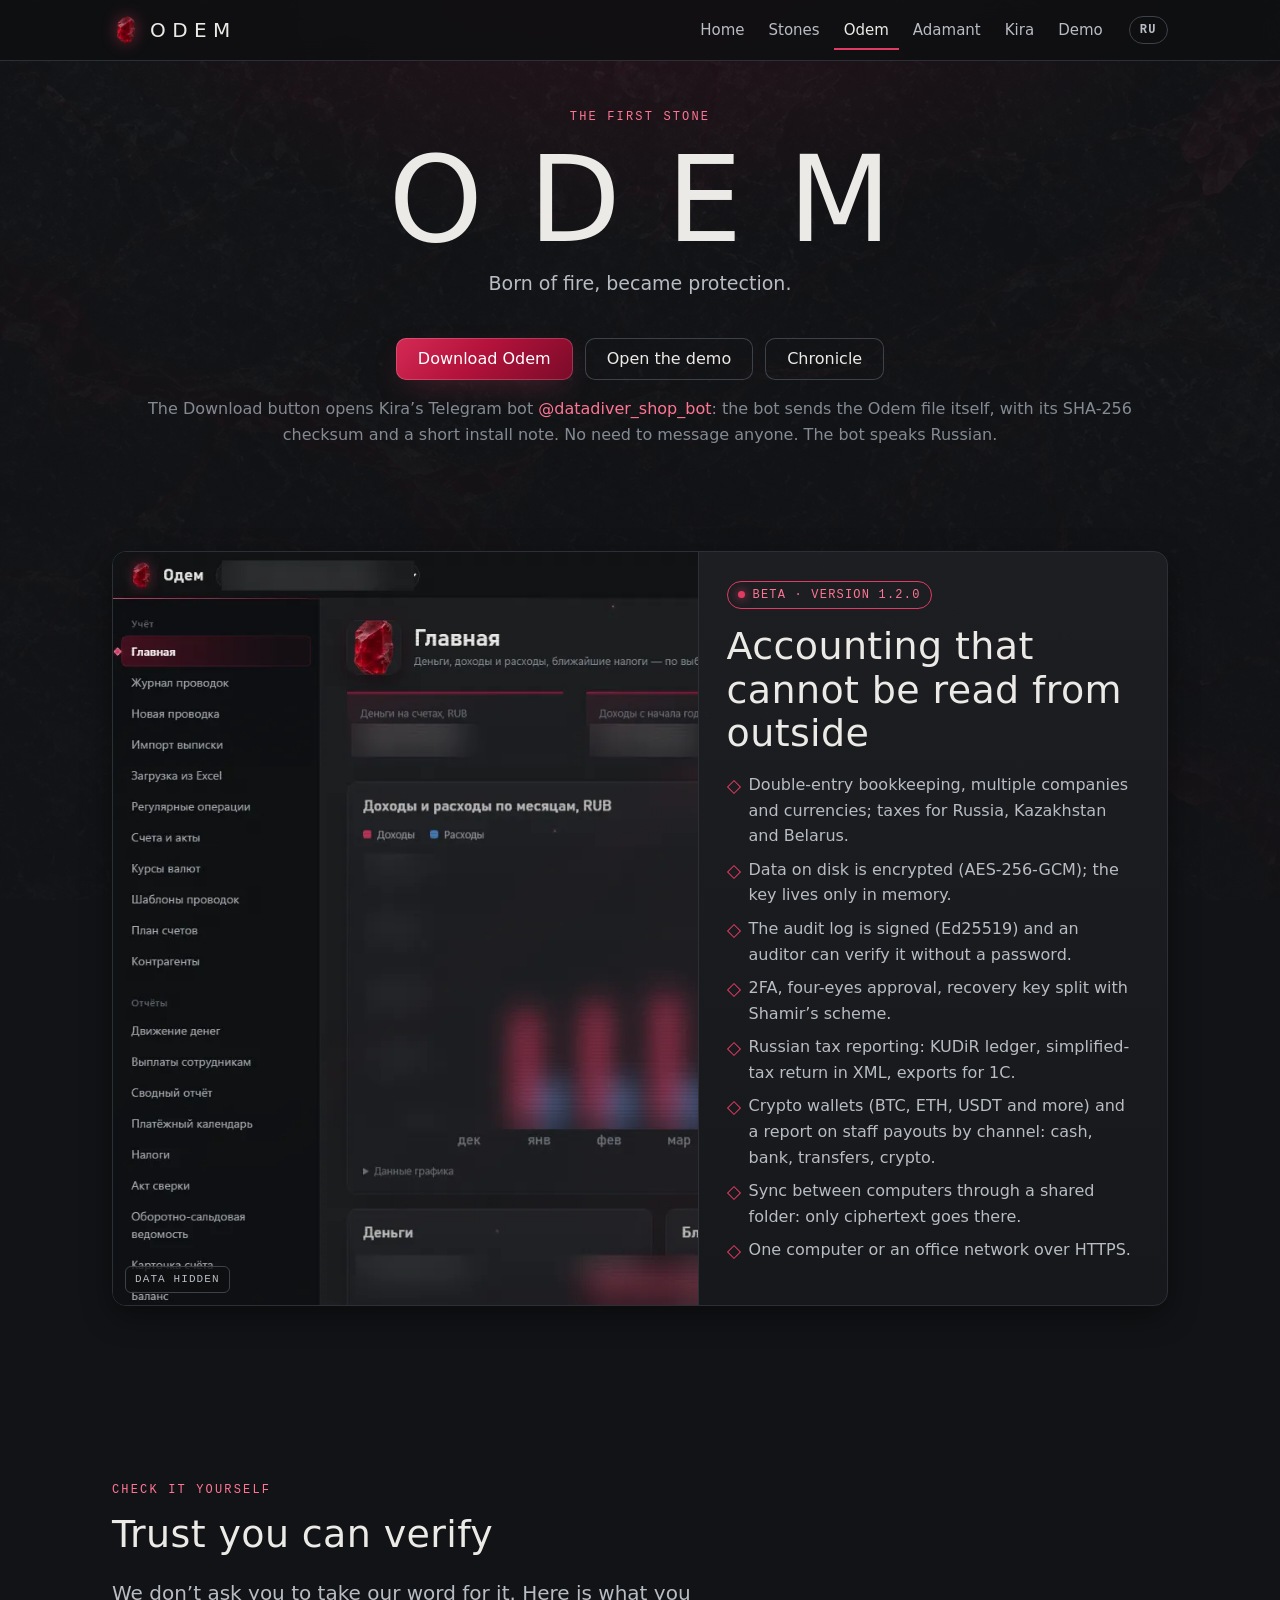
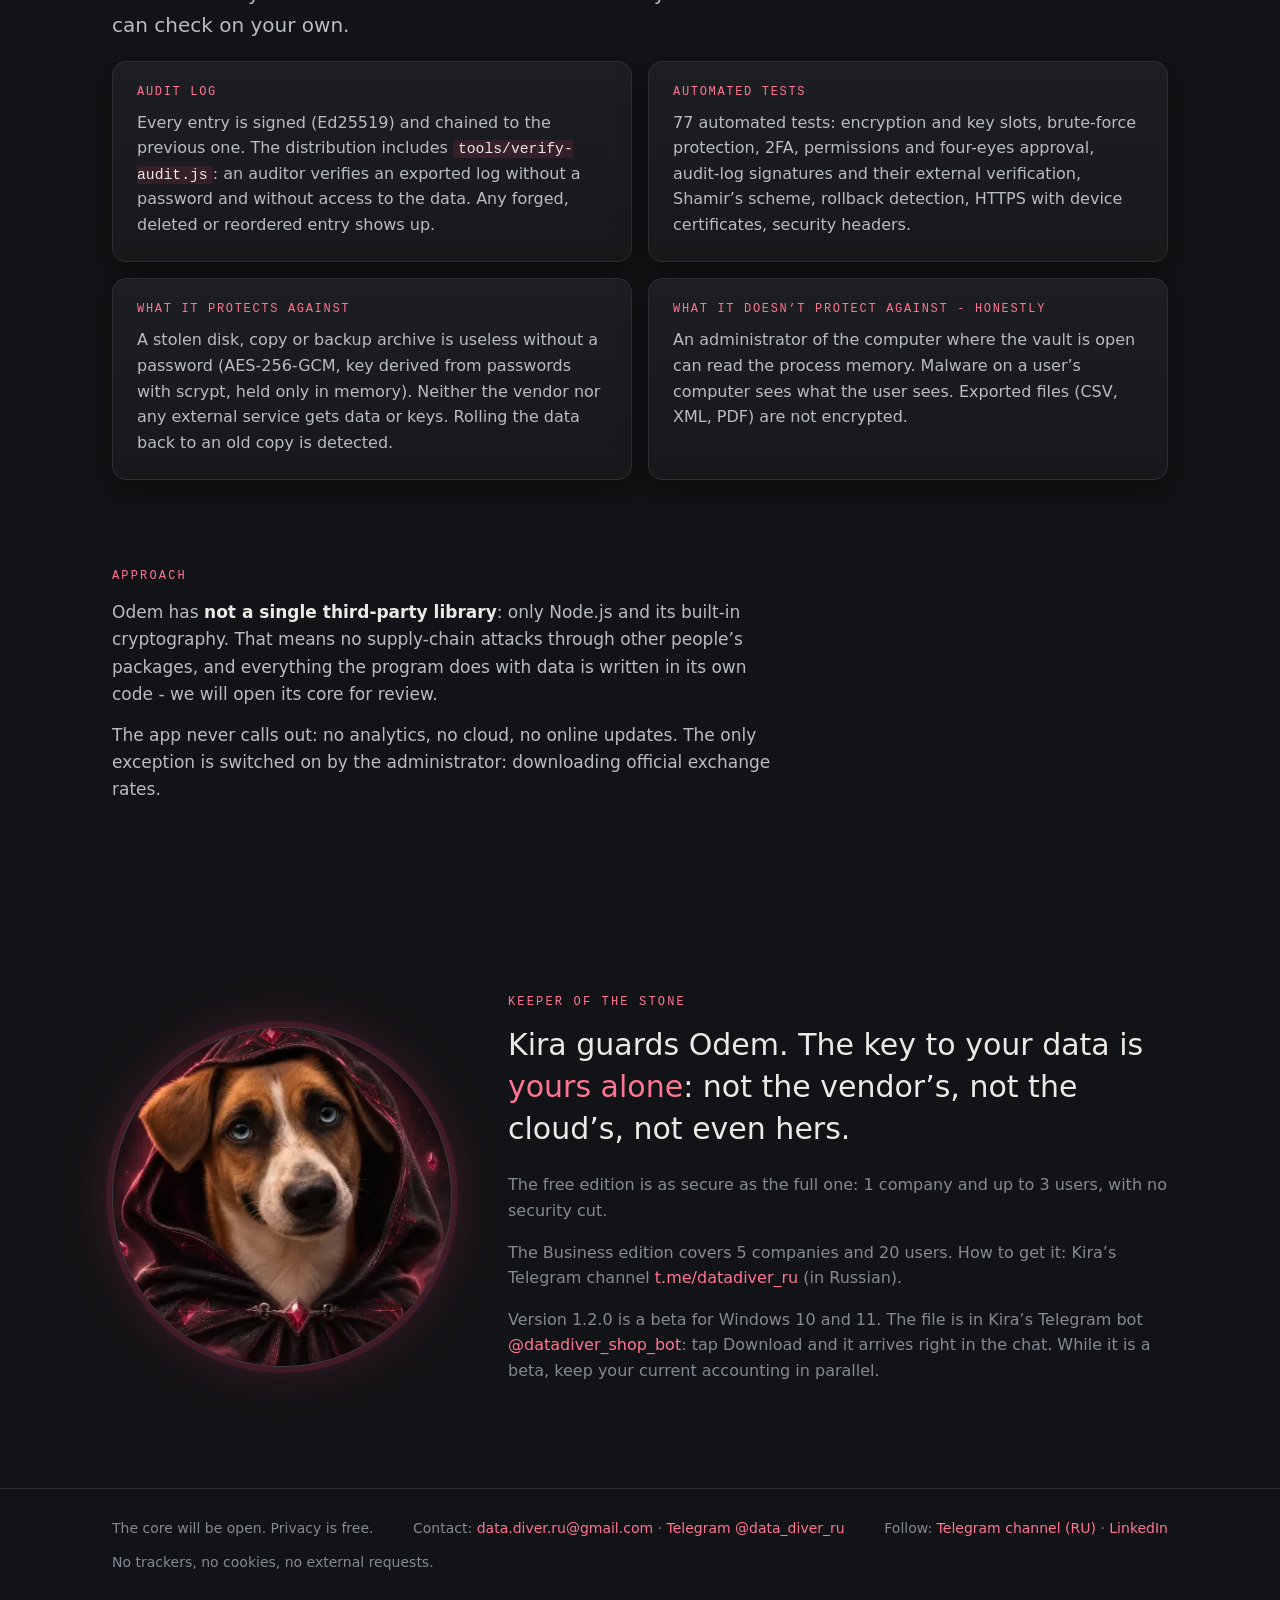
<file: en/odem.html>
<!doctype html>
<html lang="en">
<head>
<meta charset="utf-8">
<meta name="viewport" content="width=device-width, initial-scale=1">
<meta http-equiv="Content-Security-Policy" content="default-src 'self'; img-src 'self' data:; style-src 'self'; script-src 'none'; base-uri 'none'; form-action 'none'">
<meta name="referrer" content="no-referrer">
<title>Odem - accounting that cannot be read from outside</title>
<meta name="description" content="Odem, the first stone: closed accounting software with encryption, a signed audit log and offline operation.">
<meta property="og:title" content="Odem - accounting that cannot be read from outside">
<meta property="og:description" content="Odem, the first stone: closed accounting software with encryption, a signed audit log and offline operation.">
<meta property="og:image" content="../assets/img/social-preview.jpg">
<meta name="theme-color" content="#121316">
<link rel="alternate" hreflang="ru" href="../odem.html">
<link rel="alternate" hreflang="en" href="odem.html">
<link rel="icon" href="../assets/favicon.png" type="image/png">
<link rel="stylesheet" href="../assets/style.css">
<link rel="stylesheet" href="../assets/adamant.css">
</head>
<body data-theme="odem">
<header class="top"><div class="wrap">
<a class="brand" href="odem.html" aria-label="Odem"><img class="ruby" src="../assets/img/ruby.webp" alt="" width="256" height="256"><span>ODEM</span></a>
<nav class="nav" aria-label="Sections"><a href="index.html">Home</a><a href="stones.html">Stones</a><a href="odem.html" aria-current="page">Odem</a><a href="adamant.html">Adamant</a><a href="kira.html">Kira</a><a href="demo.html">Demo</a></nav>
<a class="lang" href="../odem.html" hreflang="ru" lang="ru" title="Русский">RU</a>
</div></header>
<main id="main">
<section class="hero"><div class="wrap">
<p class="eyebrow">The first stone</p>
<h1 class="title">ODEM</h1>
<p class="tag">Born of fire, became protection.</p>
<div class="actions">
<a class="btn" href="https://t.me/datadiver_shop_bot?start=download" rel="noopener noreferrer">Download Odem</a>
<a class="btn ghost" href="demo.html">Open the demo</a>
<a class="btn ghost" href="chronicle.html">Chronicle</a>
</div>
<p class="muted">The Download button opens Kira’s Telegram bot <a href="https://t.me/datadiver_shop_bot?start=download" rel="noopener noreferrer">@datadiver_shop_bot</a>: the bot sends the Odem file itself, with its SHA-256 checksum and a short install note. No need to message anyone. The bot speaks Russian.</p>
</div></section>

<section class="flush"><div class="wrap">
<article class="card product">
<div class="shot"><img src="../assets/img/odem-screen.webp" alt="The Odem app window with data hidden by a filter" width="1440" height="900" loading="lazy"><span class="veil">Data hidden</span></div>
<div class="body">
<span class="status live">Beta · version 1.2.0</span>
<h2 class="mt">Accounting that cannot be read from outside</h2>
<ul class="ticks">
<li>Double-entry bookkeeping, multiple companies and currencies; taxes for Russia, Kazakhstan and Belarus.</li>
<li>Data on disk is encrypted (AES-256-GCM); the key lives only in memory.</li>
<li>The audit log is signed (Ed25519) and an auditor can verify it without a password.</li>
<li>2FA, four-eyes approval, recovery key split with Shamir’s scheme.</li>
<li>Russian tax reporting: KUDiR ledger, simplified-tax return in XML, exports for 1C.</li>
<li>Crypto wallets (BTC, ETH, USDT and more) and a report on staff payouts by channel: cash, bank, transfers, crypto.</li>
<li>Sync between computers through a shared folder: only ciphertext goes there.</li>
<li>One computer or an office network over HTTPS.</li>
</ul>
</div>
</article>
</div></section>

<section><div class="wrap">
<p class="eyebrow">Check it yourself</p>
<h2>Trust you can verify</h2>
<p class="lead">We don’t ask you to take our word for it. Here is what you can check on your own.</p>
<div class="grid2">
<div class="card"><div class="k">Audit log</div><p>Every entry is signed (Ed25519) and chained to the previous one. The distribution includes <code>tools/verify-audit.js</code>: an auditor verifies an exported log without a password and without access to the data. Any forged, deleted or reordered entry shows up.</p></div>
<div class="card"><div class="k">Automated tests</div><p>77 automated tests: encryption and key slots, brute-force protection, 2FA, permissions and four-eyes approval, audit-log signatures and their external verification, Shamir’s scheme, rollback detection, HTTPS with device certificates, security headers.</p></div>
<div class="card"><div class="k">What it protects against</div><p>A stolen disk, copy or backup archive is useless without a password (AES-256-GCM, key derived from passwords with scrypt, held only in memory). Neither the vendor nor any external service gets data or keys. Rolling the data back to an old copy is detected.</p></div>
<div class="card"><div class="k">What it doesn’t protect against - honestly</div><p>An administrator of the computer where the vault is open can read the process memory. Malware on a user’s computer sees what the user sees. Exported files (CSV, XML, PDF) are not encrypted.</p></div>
</div>
</div></section>

<section class="flush"><div class="wrap">
<p class="eyebrow">Approach</p>
<div class="prose">
<p>Odem has <strong>not a single third-party library</strong>: only Node.js and its built-in cryptography. That means no supply-chain attacks through other people’s packages, and everything the program does with data is written in its own code - we will open its core for review.</p>
<p>The app never calls out: no analytics, no cloud, no online updates. The only exception is switched on by the administrator: downloading official exchange rates.</p>
</div>
</div></section>

<section><div class="wrap split">
<div class="avatar"><img src="../assets/img/kira-keeper.webp" alt="Kira as the keeper of the stones: a dark cloak with ruby embroidery" width="512" height="512"></div>
<div>
<p class="eyebrow">Keeper of the stone</p>
<p class="manifest">Kira guards Odem. The key to your data is <em>yours alone</em>: not the vendor’s, not the cloud’s, not even hers.</p>
<p class="muted">The free edition is as secure as the full one: 1 company and up to 3 users, with no security cut.</p>
<p class="muted">The Business edition covers 5 companies and 20 users. How to get it: Kira’s Telegram channel <a href="https://t.me/datadiver_ru" rel="noopener noreferrer">t.me/datadiver_ru</a> (in Russian).</p>
<p class="muted">Version 1.2.0 is a beta for Windows 10 and 11. The file is in Kira’s Telegram bot <a href="https://t.me/datadiver_shop_bot?start=download" rel="noopener noreferrer">@datadiver_shop_bot</a>: tap Download and it arrives right in the chat. While it is a beta, keep your current accounting in parallel.</p>
</div>
</div></section>
</main>
<footer class="foot"><div class="wrap">
<p>The core will be open. Privacy is free.</p>
<p>Contact: <a href="mailto:data.diver.ru@gmail.com">data.diver.ru@gmail.com</a> · <a href="https://t.me/data_diver_ru" rel="noopener noreferrer">Telegram @data_diver_ru</a></p>
<p>Follow: <a href="https://t.me/datadiver_ru" rel="noopener noreferrer">Telegram channel (RU)</a> · <a href="https://www.linkedin.com/in/datadiverru" rel="noopener noreferrer">LinkedIn</a></p>
<p>No trackers, no cookies, no external requests.</p>
</div></footer>
</body>
</html>
</file>
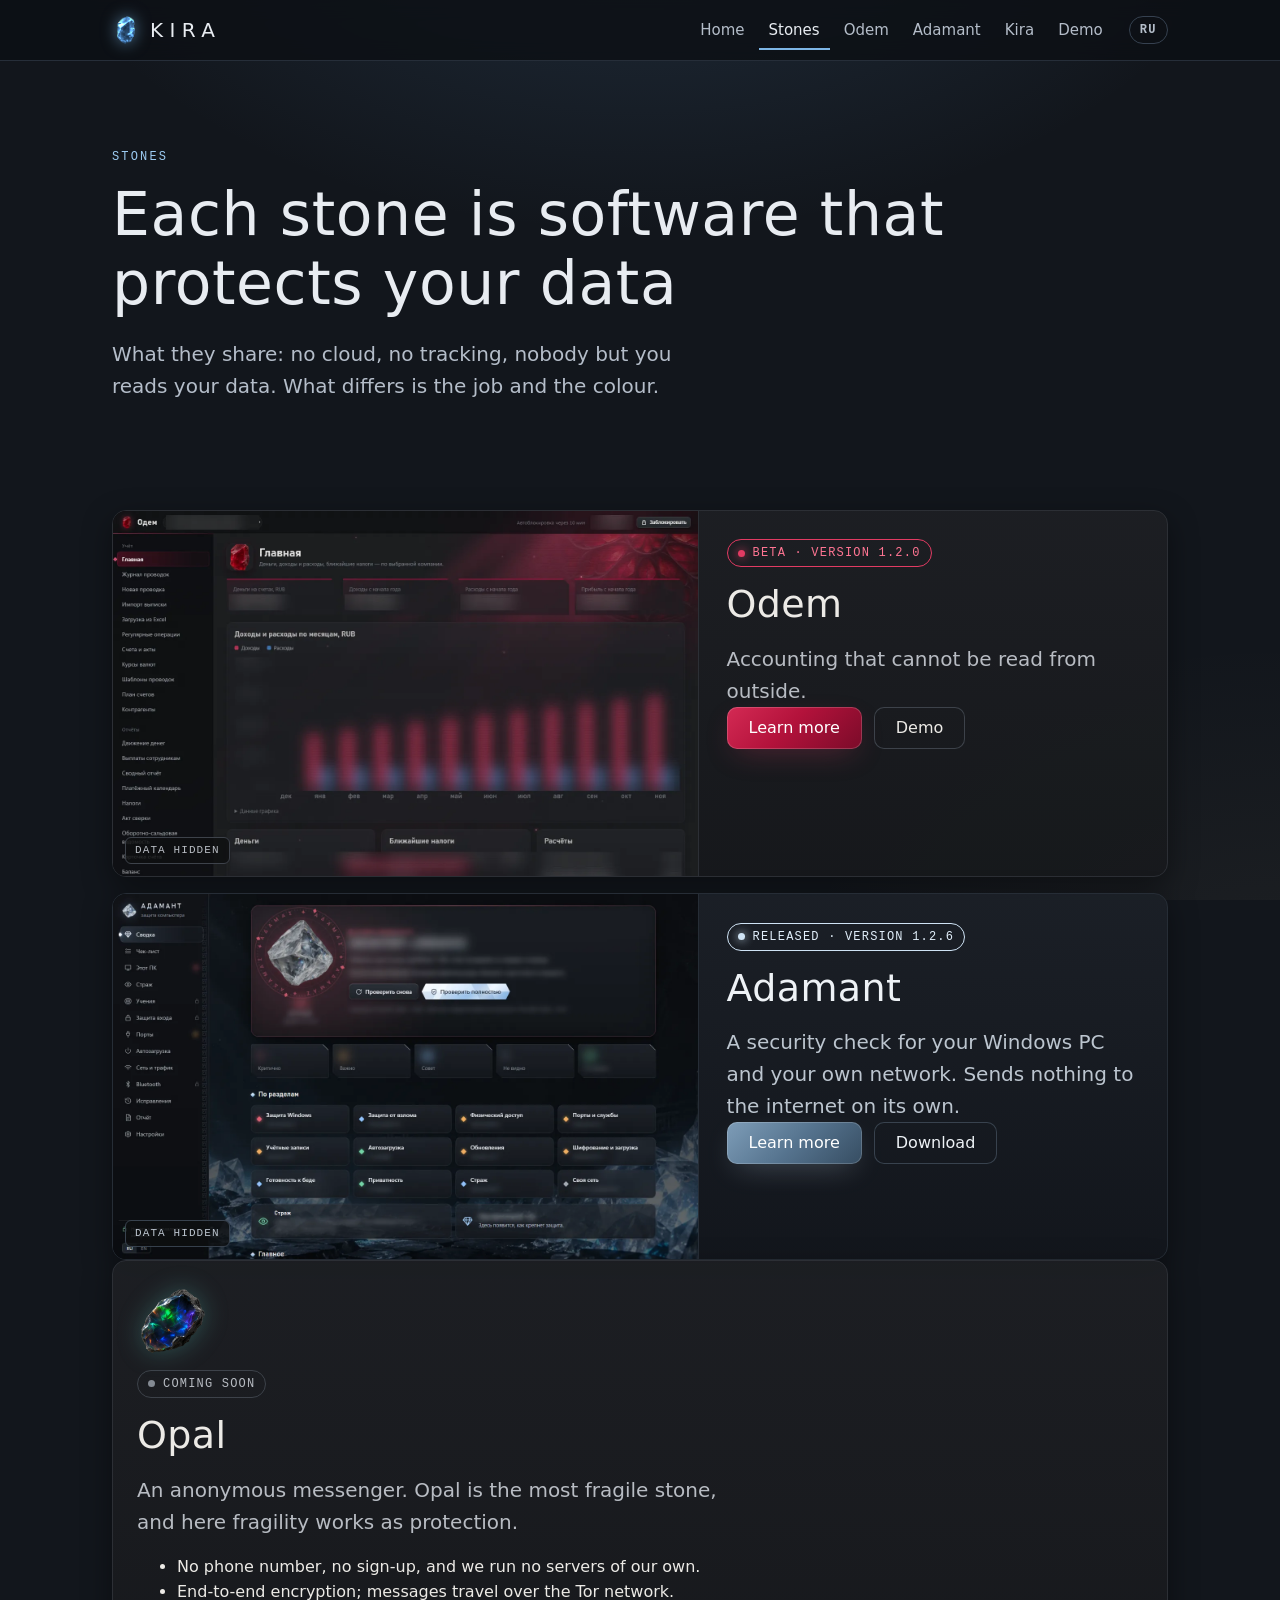
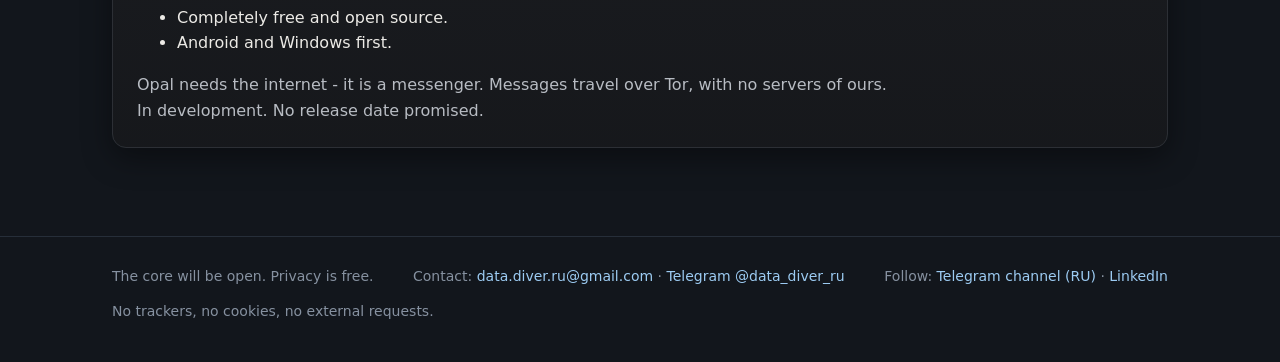
<file: en/stones.html>
<!doctype html>
<html lang="en">
<head>
<meta charset="utf-8">
<meta name="viewport" content="width=device-width, initial-scale=1">
<meta http-equiv="Content-Security-Policy" content="default-src 'self'; img-src 'self' data:; style-src 'self'; script-src 'none'; base-uri 'none'; form-action 'none'">
<meta name="referrer" content="no-referrer">
<title>Stones - each with its own colour</title>
<meta name="description" content="Odem is accounting that cannot be read from outside. Opal, an anonymous messenger, is in development.">
<meta property="og:title" content="Stones - each with its own colour">
<meta property="og:description" content="Odem is accounting that cannot be read from outside. Opal, an anonymous messenger, is in development.">
<meta property="og:image" content="../assets/img/social-preview.jpg">
<meta name="theme-color" content="#12161c">
<link rel="alternate" hreflang="ru" href="../stones.html">
<link rel="alternate" hreflang="en" href="stones.html">
<link rel="icon" href="../assets/favicon.png" type="image/png">
<link rel="stylesheet" href="../assets/style.css">
<link rel="stylesheet" href="../assets/adamant.css">
</head>
<body data-theme="kira">
<header class="top"><div class="wrap">
<a class="brand" href="index.html" aria-label="Home"><img class="ruby" src="../assets/img/ruby.webp" alt="" width="256" height="256"><span>KIRA</span></a>
<nav class="nav" aria-label="Sections"><a href="index.html">Home</a><a href="stones.html" aria-current="page">Stones</a><a href="odem.html">Odem</a><a href="adamant.html">Adamant</a><a href="kira.html">Kira</a><a href="demo.html">Demo</a></nav>
<a class="lang" href="../stones.html" hreflang="ru" lang="ru" title="Русский">RU</a>
</div></header>
<main id="main">
<section><div class="wrap">
<p class="eyebrow">Stones</p>
<h1>Each stone is software that protects your data</h1>
<p class="lead">What they share: no cloud, no tracking, nobody but you reads your data. What differs is the job and the colour.</p>
</div></section>

<section class="flush"><div class="wrap">
<article class="card product" data-theme="odem" id="odem">
<div class="shot"><img src="../assets/img/odem-screen.webp" alt="The Odem app window with data hidden by a filter" width="1440" height="900" loading="lazy"><span class="veil">Data hidden</span></div>
<div class="body">
<span class="status live">Beta · version 1.2.0</span>
<h2 class="mt">Odem</h2>
<p class="lead">Accounting that cannot be read from outside.</p>
<div class="actions left"><a class="btn" href="odem.html">Learn more</a><a class="btn ghost" href="demo.html">Demo</a></div>
</div>
</article>

<article class="card product" data-theme="adamant" id="adamant">
<div class="shot"><img src="../assets/img/adamant-screen.webp" alt="The Adamant window: check summary, data hidden by a filter" width="1440" height="900" loading="lazy"><span class="veil">Data hidden</span></div>
<div class="body">
<span class="status live">Released · version 1.2.6</span>
<h2 class="mt">Adamant</h2>
<p class="lead">A security check for your Windows PC and your own network. Sends nothing to the internet on its own.</p>
<div class="actions left"><a class="btn" href="adamant.html">Learn more</a><a class="btn ghost" href="adamant.html#download">Download</a></div>
</div>
</article>

<article class="card locked soon" data-theme="opal" id="opal"><img class="gem" src="../assets/img/opal.webp" alt="" width="256" height="256"><span class="status">Coming soon</span><h2 class="mt">Opal</h2><p class="lead">An anonymous messenger. Opal is the most fragile stone, and here fragility works as protection.</p><ul><li>No phone number, no sign-up, and we run no servers of our own.</li><li>End-to-end encryption; messages travel over the Tor network.</li><li>Completely free and open source.</li><li>Android and Windows first.</li></ul><p class="muted">Opal needs the internet - it is a messenger. Messages travel over Tor, with no servers of ours.</p><p class="muted">In development. No release date promised.</p></article>
</div></section>
</main>
<footer class="foot"><div class="wrap">
<p>The core will be open. Privacy is free.</p>
<p>Contact: <a href="mailto:data.diver.ru@gmail.com">data.diver.ru@gmail.com</a> · <a href="https://t.me/data_diver_ru" rel="noopener noreferrer">Telegram @data_diver_ru</a></p>
<p>Follow: <a href="https://t.me/datadiver_ru" rel="noopener noreferrer">Telegram channel (RU)</a> · <a href="https://www.linkedin.com/in/datadiverru" rel="noopener noreferrer">LinkedIn</a></p>
<p>No trackers, no cookies, no external requests.</p>
</div></footer>
</body>
</html>
</file>
<file: assets/style.css>
/* Сайт камней. Без внешних шрифтов, скриптов и счётчиков.
   Цвет принадлежит камню: тема задаётся атрибутом data-theme на <body> или на любом блоке.
   Новый камень = новый блок [data-theme="…"] с теми же переменными. */
:root {
  --display: "Bahnschrift Light", "Bahnschrift", "Segoe UI Variable Display", "Helvetica Neue", system-ui, sans-serif;
  --sans: "Segoe UI Variable Text", "Segoe UI", system-ui, -apple-system, Roboto, "Helvetica Neue", Arial, sans-serif;
  --mono: "Cascadia Mono", Consolas, ui-monospace, "SF Mono", monospace;
  --wrap: 1120px;
  --ease: cubic-bezier(.2, .8, .2, 1);
}

/* ── Темы ─────────────────────────────────────────────── */
/* общая тёмная основа для камней */
[data-theme="odem"], [data-theme="opal"], [data-theme="graphite"] {
  color-scheme: dark;
  --bg-0: #0e0f11;
  --bg: #121316;
  --surface: rgba(30, 32, 36, .88);
  --surface-2: rgba(23, 25, 28, .88);
  --line: #2c2f35;
  --line-2: #3d424a;
  --ink: #eceae6;
  --ink-2: #b8bcc3;
  --ink-3: #848a93;
  --top-bg: rgba(14, 15, 17, .82);
  --shadow: 0 10px 30px rgba(0, 0, 0, .4);
}
/* Одем — рубин */
[data-theme="odem"] {
  --acc: #b3123b; --acc-hi: #e23b63; --acc-ink: #ff7593; --acc-deep: #6e0a24;
  --acc-glow: rgba(226, 59, 99, .35); --acc-soft: rgba(226, 59, 99, .14);
  --acc-grad: linear-gradient(135deg, #d42a54 0%, #b3123b 46%, #7a0b29 100%);
  --bg-art: radial-gradient(900px 520px at 50% -120px, rgba(179, 18, 59, .16), transparent 70%),
            linear-gradient(rgba(18, 19, 22, .9), rgba(18, 19, 22, .96)), url("img/veins.webp") center / cover;
}
/* Опал — переливы синего и зелёного на тёмном камне */
[data-theme="opal"] {
  --acc: #3a7bd5; --acc-hi: #5fd3c6; --acc-ink: #8fe6dc; --acc-deep: #1d3d6b;
  --acc-glow: rgba(95, 211, 198, .28); --acc-soft: rgba(95, 211, 198, .12);
  --acc-grad: linear-gradient(135deg, #36c08f 0%, #3a7bd5 50%, #7a4fd0 100%);
  --bg-art: radial-gradient(900px 520px at 50% -120px, rgba(58, 123, 213, .16), transparent 70%), var(--bg);
}
/* нейтральная оправа для схемы камней */
[data-theme="graphite"] {
  --acc: #8b96a5; --acc-hi: #b9c3d0; --acc-ink: #cfd7e2; --acc-deep: #3d424a;
  --acc-glow: rgba(185, 195, 208, .25); --acc-soft: rgba(185, 195, 208, .1);
  --acc-grad: linear-gradient(135deg, #9aa5b4, #6b7685);
  --bg-art: var(--bg);
}
/* Кира — ночная тема: сине-графитовый фон, голубой акцент как её глаза.
   Тёмная, но не красная — красный остаётся за Одемом. */
[data-theme="kira"] {
  color-scheme: dark;
  --bg-0: #0d1015;
  --bg: #12161c;
  --surface: rgba(28, 34, 43, .88);
  --surface-2: rgba(20, 25, 32, .88);
  --line: #262e39;
  --line-2: #364150;
  --ink: #e8ecf1;
  --ink-2: #b4bdc9;
  --ink-3: #8691a0;
  --top-bg: rgba(13, 16, 21, .84);
  --shadow: 0 10px 30px rgba(0, 0, 0, .35);
  --acc: #3f7fb5; --acc-hi: #7db6e6; --acc-ink: #9ccbf2; --acc-deep: #1d4567;
  --acc-glow: rgba(125, 182, 230, .28); --acc-soft: rgba(125, 182, 230, .11);
  --acc-grad: linear-gradient(135deg, #4f8fc4 0%, #3a74a6 50%, #275682 100%);
  --bg-art: radial-gradient(900px 560px at 50% -160px, rgba(90, 140, 190, .22), transparent 70%),
            radial-gradient(700px 500px at 100% 110%, rgba(210, 190, 150, .06), transparent 70%), var(--bg);
}
[data-theme] { color: var(--ink); }

/* ── База ─────────────────────────────────────────────── */
* { box-sizing: border-box; }
html { -webkit-text-size-adjust: 100%; }
body {
  margin: 0;
  background: var(--bg);
  font: 16px/1.6 var(--sans);
  min-height: 100vh;
  display: flex;
  flex-direction: column;
}
body::before { content: ""; position: fixed; inset: 0; background: var(--bg-art); z-index: -1; }
a { color: var(--acc-ink); text-decoration: none; }
a:hover { text-decoration: underline; text-underline-offset: 3px; }
:focus-visible { outline: 2px solid var(--acc-hi); outline-offset: 3px; border-radius: 4px; }
img { max-width: 100%; display: block; }

.wrap { width: 100%; max-width: var(--wrap); margin: 0 auto; padding: 0 16px; }
@media (min-width: 720px) { .wrap { padding: 0 32px; } }

/* шапка */
.top { position: sticky; top: 0; z-index: 10; background: var(--top-bg); backdrop-filter: blur(10px); border-bottom: 1px solid var(--line); }
.top .wrap { display: flex; align-items: center; gap: 16px; min-height: 60px; flex-wrap: wrap; }
.brand { display: flex; align-items: center; gap: 10px; color: var(--ink); font: 300 20px/1 var(--display); letter-spacing: .32em; }
.brand:hover { text-decoration: none; }
.brand .ruby { width: 28px; height: 28px; object-fit: contain; filter: drop-shadow(0 0 8px rgba(226, 59, 99, .45)); transition: transform .5s var(--ease), filter .3s; }
.brand:hover .ruby { transform: rotate(-10deg) scale(1.12); filter: drop-shadow(0 0 12px rgba(255, 90, 130, .8)) brightness(1.15); }
.nav { display: flex; gap: 4px; margin-left: auto; flex-wrap: wrap; }
.nav a { color: var(--ink-2); padding: 8px 10px; border-radius: 8px; font-size: 15px; }
.nav a:hover { color: var(--ink); background: var(--acc-soft); text-decoration: none; }
.nav a[aria-current="page"] { color: var(--ink); box-shadow: inset 0 -2px 0 var(--acc-hi); border-radius: 0; }
@media (max-width: 560px) {
  .top .wrap { padding-top: 8px; padding-bottom: 4px; gap: 4px; }
  .nav { margin-left: -8px; width: calc(100% + 16px); overflow-x: auto; flex-wrap: nowrap; scrollbar-width: none; }
  .nav::-webkit-scrollbar { display: none; }
  .nav a { padding: 8px 8px; white-space: nowrap; }
}

main { flex: 1; }
section { padding: 56px 0; }
@media (min-width: 720px) { section { padding: 88px 0; } }

.eyebrow { font: 12px/1.4 var(--mono); letter-spacing: .18em; text-transform: uppercase; color: var(--acc-ink); margin: 0 0 14px; }
h1, h2, h3 { font-family: var(--display); font-weight: 300; line-height: 1.15; margin: 0 0 16px; letter-spacing: .01em; }
h1 { font-size: clamp(34px, 6vw, 60px); }
h2 { font-size: clamp(26px, 4vw, 38px); }
h3 { font-size: 22px; }
.lead { font-size: clamp(17px, 2.2vw, 20px); color: var(--ink-2); max-width: 46ch; }
.muted { color: var(--ink-3); }

/* кнопки */
.btn {
  display: inline-flex; align-items: center; gap: 10px;
  padding: 13px 22px; border-radius: 10px;
  font: 500 16px/1 var(--sans); color: #fff;
  background: var(--acc-grad);
  box-shadow: 0 0 0 1px rgba(255, 255, 255, .18) inset, 0 10px 30px -10px var(--acc-glow);
  transition: transform .2s var(--ease), box-shadow .2s var(--ease);
}
.btn:hover { text-decoration: none; transform: translateY(-1px); box-shadow: 0 0 0 1px rgba(255, 255, 255, .3) inset, 0 14px 36px -10px var(--acc-glow); }
.btn.ghost { background: transparent; color: var(--ink); box-shadow: inset 0 0 0 1px var(--line-2); }
.btn.ghost:hover { box-shadow: inset 0 0 0 1px var(--acc-hi); }

/* героический блок */
.hero { text-align: center; padding-top: 48px; }
.hero .title { font: 200 clamp(52px, 12vw, 120px)/1 var(--display); letter-spacing: .38em; margin: 0 0 8px; padding-left: .38em; }
.hero .tag { color: var(--ink-2); margin: 0 auto 40px; font-size: clamp(16px, 2.2vw, 19px); }
.hero .says { font: 300 clamp(20px, 3vw, 26px)/1.4 var(--display); max-width: 30ch; margin: 0 auto 28px; }
.actions { display: flex; gap: 12px; justify-content: center; flex-wrap: wrap; }
.actions.left { justify-content: flex-start; }

/* оправа 3×4, как четыре ряда по три камня — тёмная «шкатулка» на любой теме */
.setting {
  --cell: clamp(64px, 22vw, 88px);
  display: grid; grid-template-columns: repeat(3, var(--cell)); gap: clamp(10px, 2.4vw, 18px);
  justify-content: center; margin: 0 auto 36px; padding: clamp(16px, 3vw, 26px);
  width: max-content; max-width: 100%;
  border: 1px solid var(--line); border-radius: 18px;
  background: linear-gradient(180deg, #1e2024, #0e0f11);
  box-shadow: var(--shadow);
}
.stone {
  position: relative; aspect-ratio: 1; border-radius: 12px;
  display: grid; place-items: center;
  border: 1px solid var(--line-2); color: var(--ink-3);
  transition: border-color .25s var(--ease), transform .25s var(--ease);
}
.stone .ruby { width: 62%; height: 62%; object-fit: contain; user-select: none; -webkit-user-drag: none;
  filter: grayscale(1) brightness(1.15) contrast(1.05); opacity: .38; transition: opacity .25s var(--ease), filter .25s var(--ease); }
.stone:hover .ruby, .stone:focus-visible .ruby { opacity: .6; }
.stone .name { position: absolute; bottom: -1px; left: 0; right: 0; text-align: center; font: 10px/1.6 var(--mono); letter-spacing: .08em; text-transform: uppercase; color: var(--ink-3); opacity: 0; transition: opacity .2s; }
.stone:hover, .stone:focus-visible { border-color: var(--ink-3); transform: translateY(-2px); }
.stone:hover .name, .stone:focus-visible .name { opacity: 1; }
.stone.lit {
  border-color: var(--acc-hi);
  background: radial-gradient(circle at 50% 40%, var(--acc-glow), var(--acc-soft) 60%, transparent 75%);
  box-shadow: 0 0 34px -6px var(--acc-glow), inset 0 0 0 1px var(--acc-soft);
  animation: breathe 5s ease-in-out infinite;
}
.stone.lit .ruby { width: 70%; height: 70%; filter: drop-shadow(0 0 14px var(--acc-glow)); opacity: 1; }
.stone.lit:hover .ruby { filter: drop-shadow(0 0 20px var(--acc-hi)) brightness(1.1); }
.stone.lit .name { opacity: 1; color: var(--acc-ink); }
/* камень «скоро»: цветной, но без свечения */
.stone.soon { border-style: dashed; border-color: var(--acc-hi); }
.stone.soon .ruby { filter: none; opacity: .75; }
.stone.soon:hover .ruby, .stone.soon:focus-visible .ruby { opacity: 1; }
.stone.soon .name { color: var(--acc-ink); }
@keyframes breathe { 50% { box-shadow: 0 0 46px -4px var(--acc-glow), inset 0 0 0 1px var(--acc-soft); } }
@media (prefers-reduced-motion: reduce) { .stone.lit { animation: none; } * { transition: none !important; } }

/* карточки */
.grid3 { display: grid; gap: 16px; grid-template-columns: 1fr; }
@media (min-width: 820px) { .grid3 { grid-template-columns: repeat(3, 1fr); } }
.grid2 { display: grid; gap: 16px; grid-template-columns: 1fr; margin-top: 16px; }
@media (min-width: 720px) { .grid2 { grid-template-columns: 1fr 1fr; } }
.card {
  border: 1px solid var(--line); border-radius: 14px; padding: 24px;
  background: linear-gradient(180deg, var(--surface), var(--surface-2));
  box-shadow: var(--shadow);
}
.card .k { font: 12px/1 var(--mono); letter-spacing: .14em; text-transform: uppercase; color: var(--acc-ink); margin-bottom: 12px; }
.card blockquote { margin: 0 0 10px; font: 300 22px/1.3 var(--display); }
.card p { margin: 0; color: var(--ink-2); }
.card .icon { width: 28px; height: 28px; color: var(--acc-hi); margin-bottom: 14px; }

/* портрет и манифест */
.split { display: grid; gap: 28px; align-items: center; grid-template-columns: 1fr; }
@media (min-width: 820px) { .split { grid-template-columns: 340px 1fr; gap: 56px; } }
.split.rev { }
@media (min-width: 820px) { .split.rev { grid-template-columns: 1fr 340px; } .split.rev .avatar { order: 2; } }
.avatar {
  width: min(100%, 340px); aspect-ratio: 1; margin: 0 auto; border-radius: 50%;
  overflow: hidden; border: 1px solid var(--line-2);
  box-shadow: 0 0 0 6px var(--acc-soft), 0 0 60px -10px var(--acc-glow);
  background: var(--bg-0);
}
.avatar img { width: 100%; height: 100%; object-fit: cover; transform: scale(1.12); }
.manifest { font: 300 clamp(22px, 3.2vw, 30px)/1.4 var(--display); margin: 0 0 22px; }
.manifest em { font-style: normal; color: var(--acc-ink); }
.prose { max-width: 62ch; color: var(--ink-2); font-size: 17px; }
.prose p { margin: 0 0 14px; }
.prose strong { color: var(--ink); font-weight: 600; }

/* камень-продукт */
.product { display: grid; gap: 0; grid-template-columns: 1fr; overflow: hidden; padding: 0; }
@media (min-width: 900px) { .product { grid-template-columns: 1.25fr 1fr; } }
.product .shot { position: relative; background: var(--bg-0); border-bottom: 1px solid var(--line); }
@media (min-width: 900px) { .product .shot { border-bottom: 0; border-right: 1px solid var(--line); } }
.product .shot img { width: 100%; height: 100%; object-fit: cover; object-position: left top; }
.product .shot .veil { position: absolute; left: 12px; bottom: 12px; font: 11px/1 var(--mono); letter-spacing: .1em; text-transform: uppercase; color: var(--ink-2); background: rgba(14, 15, 17, .8); border: 1px solid var(--line-2); padding: 7px 9px; border-radius: 6px; }
.product .body { padding: 28px; }
.status { display: inline-flex; align-items: center; gap: 8px; font: 12px/1 var(--mono); letter-spacing: .1em; text-transform: uppercase; padding: 7px 10px; border-radius: 999px; border: 1px solid var(--line-2); color: var(--ink-2); }
.status::before { content: ""; width: 7px; height: 7px; border-radius: 50%; background: var(--ink-3); }
.status.live { border-color: var(--acc-hi); color: var(--acc-ink); }
.status.live::before { background: var(--acc-hi); box-shadow: 0 0 10px var(--acc-hi); }
.ticks { list-style: none; padding: 0; margin: 18px 0 24px; display: grid; gap: 8px; }
.ticks li { padding-left: 22px; position: relative; color: var(--ink-2); }
.ticks li::before { content: ""; position: absolute; left: 2px; top: .62em; width: 8px; height: 8px; transform: rotate(45deg); border: 1.5px solid var(--acc-hi); }
.locked { position: relative; }
.locked > * { opacity: .7; }
.locked .lock { width: 36px; height: 36px; color: var(--acc-hi); margin-bottom: 14px; }
.locked .gem { width: 56px; height: 56px; object-fit: contain; margin-bottom: 12px; filter: grayscale(1) brightness(1.1); opacity: .45; }
.locked.soon > * { opacity: 1; }
.locked.soon .gem { width: 72px; height: 72px; filter: drop-shadow(0 0 12px var(--acc-glow)); opacity: 1; }

/* летопись */
.log { list-style: none; margin: 0; padding: 0; border-left: 1px solid var(--line-2); }
.log > li { position: relative; padding: 0 0 36px 28px; }
.log > li::before { content: ""; position: absolute; left: -6px; top: 8px; width: 11px; height: 11px; transform: rotate(45deg); background: var(--bg); border: 1.5px solid var(--line-2); }
.log > li.hot::before { background: var(--acc); border-color: var(--acc-ink); box-shadow: 0 0 12px var(--acc-glow); }
.log time { font: 13px/1 var(--mono); color: var(--ink-3); letter-spacing: .06em; }
.log h3 { margin: 8px 0 10px; }
.log ul { margin: 0; padding-left: 18px; color: var(--ink-2); }
.log ul li { margin-bottom: 4px; }

/* демо */
.notice { display: flex; gap: 12px; align-items: flex-start; border: 1px solid rgba(232, 184, 92, .35); background: rgba(232, 184, 92, .07); color: #f0d7a4; padding: 14px 16px; border-radius: 12px; margin: 0 0 28px; }
.notice svg { flex: none; width: 20px; height: 20px; margin-top: 2px; }
.corner { position: fixed; right: 16px; bottom: 16px; z-index: 5; max-width: calc(100% - 32px); border: 1px solid var(--line-2); background: var(--top-bg); backdrop-filter: blur(8px); padding: 12px 14px; border-radius: 12px; font-size: 14px; color: var(--ink-2); box-shadow: var(--shadow); }
.corner a { font-weight: 600; }

/* подвал */
.foot { border-top: 1px solid var(--line); padding: 28px 0 40px; color: var(--ink-3); font-size: 14px; }
.foot .wrap { display: flex; gap: 12px 24px; flex-wrap: wrap; justify-content: space-between; }
.foot p { margin: 0; }
.demo-page .foot { padding-bottom: 96px; }

.flush { padding-top: 0 !important; }
.mt { margin-top: 16px; }

/* полоса в цвете камня внутри страницы другой темы */
.band { background: var(--bg-art); border-top: 1px solid var(--line); border-bottom: 1px solid var(--line); }

/* знак в шапке общих страниц: тот же кристалл, но серебристый с голубым свечением */
[data-theme="kira"] .brand .ruby { filter: grayscale(1) sepia(1) hue-rotate(170deg) saturate(2.4) brightness(2.6) contrast(1.1) drop-shadow(0 0 8px rgba(125, 182, 230, .6)); }
[data-theme="kira"] .brand:hover .ruby { filter: grayscale(1) sepia(1) hue-rotate(170deg) saturate(2.6) brightness(3) contrast(1.1) drop-shadow(0 0 12px rgba(156, 203, 242, .9)); }

/* летопись по версиям */
.log .ver { font: 13px/1 var(--mono); color: var(--acc-ink); letter-spacing: .08em; text-transform: uppercase; }
.log > li > p.muted { margin: 4px 0 6px; font: 12px/1.4 var(--mono); letter-spacing: .1em; text-transform: uppercase; }
code { font: .92em var(--mono); background: var(--acc-soft); padding: 1px 5px; border-radius: 4px; color: var(--ink); }

/* переключатель языка */
.lang { font: 600 12px/1 var(--mono); letter-spacing: .12em; color: var(--ink-2); border: 1px solid var(--line-2); border-radius: 999px; padding: 7px 10px; }
.lang:hover { color: var(--ink); border-color: var(--acc-hi); text-decoration: none; }
@media (max-width: 560px) {
  .top .brand { order: 0; }
  .top .lang { order: 1; margin-left: auto; }
  .top .nav { order: 2; }
}
</file>
<file: assets/adamant.css>
/* Адамант - алмаз: холодный графит и ледяной блеск.
   Черновик: файл попадает на сайт только вместе с Адамантом (RELEASED в tools/build-pages.py). */
[data-theme="adamant"] {
  color-scheme: dark;
  --bg-0: #0c0f13;
  --bg: #11151a;
  --surface: rgba(28, 33, 40, .88);
  --surface-2: rgba(19, 23, 29, .88);
  --line: #262d36;
  --line-2: #38424e;
  --ink: #eef2f6;
  --ink-2: #bcc5cf;
  --ink-3: #8a94a0;
  --top-bg: rgba(12, 15, 19, .84);
  --shadow: 0 10px 30px rgba(0, 0, 0, .4);
  --acc: #6f8faa; --acc-hi: #cfe3f5; --acc-ink: #e2effb; --acc-deep: #2e4254;
  --acc-glow: rgba(205, 228, 250, .3); --acc-soft: rgba(205, 228, 250, .1);
  --acc-grad: linear-gradient(135deg, #7e9db8 0%, #56748f 50%, #364d62 100%);
  --bg-art: radial-gradient(900px 520px at 50% -120px, rgba(200, 225, 250, .14), transparent 70%),
            linear-gradient(rgba(17, 21, 26, .84), rgba(17, 21, 26, .93)), url("img/vault.webp") center bottom / cover;
}
.brand .diamond { width: 28px; height: 28px; object-fit: contain; filter: drop-shadow(0 0 8px rgba(205, 228, 250, .45)); transition: transform .5s var(--ease), filter .3s; }
.brand:hover .diamond { transform: rotate(-10deg) scale(1.12); filter: drop-shadow(0 0 12px rgba(225, 240, 255, .8)) brightness(1.1); }
.stone.lit .diamond { width: 70%; height: 70%; object-fit: contain; filter: drop-shadow(0 0 14px var(--acc-glow)); }
.stone.lit:hover .diamond { filter: drop-shadow(0 0 20px var(--acc-hi)) brightness(1.08); }
.product .shot.art { display: grid; place-items: center; min-height: 260px; overflow: hidden;
  background: radial-gradient(circle at 50% 45%, rgba(205, 228, 250, .16), transparent 62%), var(--bg-0); }
.product .shot.art img { width: auto; height: auto; max-width: 56%; max-height: 230px; object-fit: contain; filter: drop-shadow(0 0 30px var(--acc-glow)); }
.purity { display: flex; flex-wrap: wrap; gap: 8px; margin: 18px 0 0; padding: 0; list-style: none; }
.purity li { font: 12px/1 var(--mono); letter-spacing: .08em; text-transform: uppercase; padding: 8px 11px; border-radius: 999px; border: 1px solid var(--line-2); color: var(--ink-3); }
.purity li:last-child { border-color: var(--acc-hi); color: var(--acc-ink); box-shadow: 0 0 14px -4px var(--acc-glow); }
.dl { margin-top: 22px; }
.dl .meta { margin: 12px 0 0; font: 13px/1.6 var(--mono); color: var(--ink-3); word-break: break-all; }
.note { border-left: 2px solid var(--acc-hi); padding: 4px 0 4px 16px; color: var(--ink-2); margin: 18px 0 0; }
.note.howto ol { margin: 8px 0 10px; padding-left: 22px; display: grid; gap: 6px; }
.note.howto p { margin: 0 0 8px; }
.note.howto p:last-child { margin-bottom: 0; }
.duo { align-items: center; gap: 28px; margin-top: 0; }
.product + .product { margin-top: 16px; }
.card .k .tier { display: inline-block; margin-left: 8px; padding: 3px 7px; border-radius: 999px; border: 1px solid var(--acc-hi); font-size: 10px; letter-spacing: .08em; color: var(--acc-ink); vertical-align: 1px; }
.card .ticks { margin: 0 0 14px; }
.dl .meta + .meta { margin-top: 6px; }
.wide-shot { margin: 16px 0 0; position: relative; border: 1px solid var(--line); border-radius: 14px; overflow: hidden; box-shadow: var(--shadow); background: var(--bg-0); }
.wide-shot img { display: block; width: 100%; height: auto; }
.wide-shot .veil { position: absolute; left: 12px; bottom: 12px; font: 11px/1 var(--mono); letter-spacing: .1em; text-transform: uppercase; color: var(--ink-2); background: rgba(14, 15, 17, .8); border: 1px solid var(--line-2); padding: 7px 9px; border-radius: 6px; }
</file>
<file: sandbox/styles.css>
/*
 * «Одем» — тёмный графит и рубин. Тема только тёмная.
 * Мотив: огранённый рубин в графите. Грани (скошенные углы, блик на гранях) — у главных действий,
 * карточки входа и итоговых показателей. Графит — слоистый: зернистая фактура, тонкие светлые кромки.
 * Шрифты только системные (приложение ничего не загружает из сети):
 * Bahnschrift — заголовки и цифры, Segoe UI Variable — текст.
 */
:root {
  --display: "Bahnschrift", "DIN Alternate", "Segoe UI Variable Display", "Roboto Condensed", system-ui, sans-serif;
  --sans: "Segoe UI Variable Text", "Segoe UI", system-ui, -apple-system, Roboto, "Helvetica Neue", Arial, sans-serif;
  --mono: "Cascadia Mono", Consolas, ui-monospace, "SF Mono", monospace;

  /* Графит: от глубокого к светлому */
  --graphite-0: #121316;
  --graphite-1: #17191c;
  --graphite-2: #1e2024;
  --graphite-3: #25282d;
  --graphite-4: #2e3137;
  --graphite-5: #3b3f46;

  /* Каркас */
  --chrome: var(--graphite-0);
  --chrome-2: var(--graphite-3);
  --chrome-line: #2a2d32;
  --chrome-ink: #eceae6;
  --chrome-ink-2: #a9aeb6;
  --chrome-ink-3: #737983;

  /* Рубин */
  --ruby: #b3123b;
  --ruby-hi: #e23b63;
  --ruby-light: #ff7593;
  --ruby-deep: #6e0a24;
  --ruby-grad: linear-gradient(135deg, #d42a54 0%, #b3123b 46%, #7a0b29 100%);
  --ruby-glow: rgba(226, 59, 99, .35);

  /* Рабочая область */
  --bg: var(--graphite-1);
  --surface: var(--graphite-2);
  --surface-2: var(--graphite-3);
  --well: #141518;
  --ink: #eceae6;
  --ink-2: #b8bcc3;
  --ink-3: #848a93;
  --line: #2c2f35;
  --line-strong: #3d424a;
  --accent-ink: #ff6f8e;
  --accent-soft: rgba(226, 59, 99, .12);
  --ok: #6fd19c;
  --ok-soft: rgba(111, 209, 156, .11);
  --warn: #e8b85c;
  --warn-soft: rgba(232, 184, 92, .11);
  --danger: #ff6f8e;
  --danger-soft: rgba(255, 111, 142, .11);
  --edge: inset 0 1px 0 rgba(255, 255, 255, .045);
  --shadow: 0 1px 2px rgba(0, 0, 0, .4), 0 12px 32px rgba(0, 0, 0, .35);
  --radius: 12px;
  --chamfer: 10px;
  --ease-out: cubic-bezier(.2, .8, .2, 1);
  --grain: url("data:image/svg+xml,%3Csvg xmlns='http://www.w3.org/2000/svg' width='180' height='180'%3E%3Cfilter id='n'%3E%3CfeTurbulence type='fractalNoise' baseFrequency='.9' numOctaves='3' stitchTiles='stitch'/%3E%3CfeColorMatrix values='0 0 0 0 1 0 0 0 0 1 0 0 0 0 1 0 0 0 .045 0'/%3E%3C/filter%3E%3Crect width='100%25' height='100%25' filter='url(%23n)'/%3E%3C/svg%3E");
  color-scheme: dark;
}

* { box-sizing: border-box; }
html, body { margin: 0; }
body {
  background: var(--bg);
  color: var(--ink);
  font: 14px/1.5 var(--sans);
  -webkit-font-smoothing: antialiased;
  text-rendering: optimizeLegibility;
}
button, input, select, textarea { font: inherit; color: inherit; }
a { color: var(--accent-ink); text-underline-offset: 3px; }
h1, h2, h3 { font-family: var(--display); font-weight: 600; letter-spacing: -.005em; }
h1 { font-size: 28px; line-height: 1.15; margin: 0; }
h2 { font-size: 18px; line-height: 1.25; margin: 0 0 12px; }
h3 { font-size: 15px; margin: 22px 0 10px; color: var(--ink-2); }
p { max-width: 72ch; }
.muted { color: var(--ink-3); }
.small { font-size: 12px; }
.mono { font-family: var(--mono); }
.num { text-align: right; font-family: var(--display); font-variant-numeric: tabular-nums lining-nums; white-space: nowrap; }
.nowrap { white-space: nowrap; }
.hidden { display: none !important; }

/* ---------- Знак: огранённый рубин ---------- */

/* ---------- Экран входа ---------- */
.auth-wrap {
  position: relative;
  min-height: 100vh;
  display: grid;
  grid-template-columns: minmax(0, 1fr) minmax(360px, 480px);
  align-items: center;
  gap: 32px;
  padding: 32px clamp(16px, 5vw, 72px);
  background: #15171a url("img/hero.webp") left center / cover no-repeat;
  color: var(--chrome-ink);
  overflow: hidden;
  isolation: isolate;
}
.auth-wrap::before {
  content: "";
  position: absolute;
  inset: 0;
  z-index: -1;
  background:
    linear-gradient(90deg, rgba(21, 23, 26, 0) 30%, rgba(21, 23, 26, .72) 62%, rgba(21, 23, 26, .9) 100%),
    linear-gradient(0deg, rgba(21, 23, 26, .55), rgba(21, 23, 26, 0) 40%);
}
.auth-art { align-self: end; padding-bottom: 8px; max-width: 520px; }
.auth-art h1 { font-size: clamp(30px, 3.4vw, 46px); line-height: 1.08; font-weight: 500; color: #f4f1ec; }
.auth-art p { color: #b9bdc4; font-size: 15px; margin: 12px 0 0; max-width: 46ch; }

.auth-card {
  position: relative;
  width: 100%;
  padding: 30px 30px 26px;
  background: rgba(32, 35, 40, .82);
  backdrop-filter: blur(18px) saturate(1.1);
  clip-path: polygon(var(--chamfer-l) 0, 100% 0, 100% calc(100% - var(--chamfer-l)), calc(100% - var(--chamfer-l)) 100%, 0 100%, 0 var(--chamfer-l));
  --chamfer-l: 22px;
  color: var(--chrome-ink);
  --ink: var(--chrome-ink);
  --ink-2: var(--chrome-ink-2);
  --ink-3: var(--chrome-ink-3);
  --surface: #2a2d33;
  --surface-2: #30343a;
  --line: #3b4048;
  --line-strong: #4b515b;
  --accent-ink: #f0587a;
  --accent-soft: rgba(226, 59, 99, .14);
  --danger: #ff7d97;
  --danger-soft: rgba(240, 88, 122, .14);
  --warn: #e7b65a;
  --warn-soft: rgba(231, 182, 90, .13);
  --ok: #6ccf98;
  --ok-soft: rgba(108, 207, 152, .12);
}
.auth-card::after {
  /* тонкая рубиновая грань по верхнему краю */
  content: "";
  position: absolute;
  left: 22px;
  right: 0;
  top: 0;
  height: 2px;
  background: var(--ruby-grad);
}
.auth-card.wide { max-width: 560px; }
.auth-wrap.wide { grid-template-columns: minmax(0, 1fr) minmax(360px, 560px); }

.brand { display: flex; align-items: center; gap: 12px; margin-bottom: 22px; }
.brand-name { font-family: var(--display); font-weight: 600; font-size: 20px; letter-spacing: .01em; }
.brand-sub { font-size: 12px; color: var(--ink-3); }

/* ---------- Формы ---------- */
.field { display: flex; flex-direction: column; gap: 5px; margin-bottom: 14px; }
.field > span { font-size: 12.5px; color: var(--ink-2); font-weight: 600; }
.field .hint { font-size: 12px; color: var(--ink-3); font-weight: 400; }
input[type=text], input[type=password], input[type=date], input[type=number], input[type=search], select, textarea {
  width: 100%;
  padding: 8px 11px;
  border: 1px solid var(--line-strong);
  border-radius: 7px;
  background: var(--surface);
  min-height: 36px;
  transition: border-color .15s, box-shadow .15s;
}
input:hover, select:hover, textarea:hover { border-color: var(--ink-3); }
textarea { min-height: 64px; resize: vertical; }
input:focus-visible, select:focus-visible, textarea:focus-visible {
  outline: none;
  border-color: var(--ruby-hi);
  box-shadow: 0 0 0 3px var(--accent-soft);
}
a:focus-visible, .nav-link:focus-visible { outline: 2px solid var(--ruby-hi); outline-offset: 2px; border-radius: 4px; }
input[aria-invalid=true] { border-color: var(--danger); }
input.amount { text-align: right; font-family: var(--display); font-variant-numeric: tabular-nums; }
input[type=checkbox] { accent-color: var(--ruby); width: 16px; height: 16px; margin-top: 2px; }
.row { display: flex; gap: 12px; flex-wrap: wrap; align-items: flex-end; }
.row > .field { flex: 1 1 160px; margin-bottom: 0; }
.row > .field.narrow { flex: 0 0 160px; }
.check { display: flex; gap: 10px; align-items: flex-start; margin: 12px 0; }

/* ---------- Кнопки ---------- */
.btn {
  position: relative;
  display: inline-flex; align-items: center; justify-content: center; gap: 7px;
  padding: 8px 15px; min-height: 36px;
  border: 1px solid var(--line-strong); border-radius: 7px;
  background: var(--surface); color: var(--ink);
  cursor: pointer; font-weight: 600; text-decoration: none; white-space: nowrap;
  transition: background-color .15s, border-color .15s, transform .08s, filter .15s;
}
.btn:hover { background: var(--surface-2); border-color: var(--ink-3); }
.btn:active { transform: translateY(1px); }
.btn:focus-visible { outline: 2px solid var(--ruby-hi); outline-offset: 2px; }
.btn.primary {
  border: 0;
  border-radius: 0;
  color: #fff;
  background: var(--ruby-grad);
  clip-path: polygon(var(--chamfer) 0, 100% 0, 100% calc(100% - var(--chamfer)), calc(100% - var(--chamfer)) 100%, 0 100%, 0 var(--chamfer));
  padding: 9px 18px;
}
.btn.primary:hover { filter: brightness(1.1) saturate(1.05); }
/* Скошенный угол срезает внешнюю рамку фокуса — рисуем фокус внутри. */
.btn.primary:focus-visible { outline: none; box-shadow: inset 0 0 0 2px rgba(255, 255, 255, .9); }
.btn.danger { color: var(--danger); border-color: color-mix(in srgb, var(--danger) 55%, transparent); background: transparent; }
.btn.danger:hover { background: var(--danger-soft); }
.btn.ghost { border-color: transparent; background: transparent; }
.btn.ghost:hover { background: var(--surface-2); }
.btn.small { padding: 3px 10px; min-height: 28px; font-size: 12.5px; --chamfer: 6px; }
.btn.block { width: 100%; }
.btn:disabled { opacity: .55; cursor: progress; }
.btn.primary:disabled { filter: grayscale(.4); }
.actions { display: flex; gap: 10px; flex-wrap: wrap; align-items: center; margin-top: 16px; }

/* ---------- Сообщения ---------- */
.alert { padding: 10px 13px; border-radius: 8px; margin: 12px 0; border: 1px solid transparent; }
.alert.error { background: var(--danger-soft); color: var(--danger); border-color: color-mix(in srgb, var(--danger) 30%, transparent); animation: nudge .35s var(--ease-out); }
.alert.warn { background: var(--warn-soft); color: var(--warn); }
.alert.ok { background: var(--ok-soft); color: var(--ok); }
.alert.info { background: var(--accent-soft); color: var(--ink); border-left: 3px solid var(--ruby); border-radius: 0 8px 8px 0; }

.recovery-key {
  font-family: var(--mono); font-size: 15px; letter-spacing: .04em; line-height: 1.85;
  background: var(--surface-2); border: 1px dashed var(--line-strong); border-radius: 8px;
  padding: 12px 14px; word-break: break-word; user-select: all;
}

/* ---------- Каркас приложения ---------- */
.shell { display: grid; grid-template-columns: 248px 1fr; grid-template-rows: 56px 1fr; min-height: 100vh; }
.topbar {
  grid-column: 1 / -1; display: flex; align-items: center; gap: 14px; padding: 0 18px;
  background: var(--chrome); color: var(--chrome-ink);
  border-bottom: 1px solid var(--chrome-line);
  position: sticky; top: 0; z-index: 5;
}
.topbar::after {
  content: "";
  position: absolute; left: 0; right: 0; bottom: -1px; height: 1px;
  background: linear-gradient(90deg, var(--ruby) 0, var(--ruby) 248px, transparent 248px);
}
.topbar .brand { margin: 0; color: var(--chrome-ink); text-decoration: none; gap: 10px; }
.topbar .org { font-weight: 600; color: var(--chrome-ink-2); overflow: hidden; text-overflow: ellipsis; white-space: nowrap; padding-left: 14px; border-left: 1px solid var(--chrome-line); }
.topbar .spacer { flex: 1; }
.topbar .btn { background: var(--chrome-2); border-color: var(--chrome-line); color: var(--chrome-ink); }
.topbar .btn:hover { background: #31353c; }
.lock-indicator { font-size: 12px; color: var(--chrome-ink-3); white-space: nowrap; font-variant-numeric: tabular-nums; }
.lock-indicator.soon { color: #ffb3c3; }
.userchip { display: flex; flex-direction: column; align-items: flex-end; line-height: 1.2; text-decoration: none; color: var(--chrome-ink); padding: 4px 8px; border-radius: 7px; }
.userchip:hover { background: var(--chrome-2); }
.userchip b { font-size: 13px; }
.userchip span { font-size: 11.5px; color: var(--chrome-ink-3); }
.menu-toggle { display: none; }

.sidebar { background: var(--chrome); color: var(--chrome-ink); padding: 16px 10px; overflow-y: auto; border-right: 1px solid var(--chrome-line); }
.nav-group { margin-bottom: 18px; }
.nav-group > div { font-size: 12px; color: var(--chrome-ink-3); padding: 4px 12px 6px; font-weight: 600; }
.nav-link {
  position: relative;
  display: block; padding: 8px 12px; border-radius: 7px;
  color: var(--chrome-ink-2); text-decoration: none;
  transition: background-color .15s, color .15s;
}
.nav-link:hover { background: var(--chrome-2); color: var(--chrome-ink); }
.nav-link.active { background: linear-gradient(90deg, rgba(179, 18, 59, .28), rgba(179, 18, 59, .06)); color: #fff; font-weight: 600; }
.nav-link.active::before {
  content: "";
  position: absolute; left: -10px; top: 7px; bottom: 7px; width: 3px;
  background: var(--ruby-hi);
  border-radius: 0 3px 3px 0;
}

.main { padding: 26px 32px 56px; min-width: 0; }
.page-head { display: flex; align-items: flex-end; justify-content: space-between; gap: 12px; flex-wrap: wrap; margin-bottom: 20px; }
.page-head p { margin: 0; color: var(--ink-3); }

.card { background: var(--surface); border: 1px solid var(--line); border-radius: var(--radius); padding: 18px; margin-bottom: 16px; }
.card.flush { padding: 0; overflow: hidden; }
.card > h2:first-child { margin-top: 0; }
.filters { display: flex; gap: 12px; flex-wrap: wrap; align-items: flex-end; }
.filters .field { margin: 0; flex: 0 1 170px; }
.filters .field.grow { flex: 1 1 220px; }

/* ---------- Таблицы ---------- */
.table-wrap { overflow-x: auto; }
table { width: 100%; border-collapse: collapse; }
th, td { padding: 9px 12px; border-bottom: 1px solid var(--line); text-align: left; vertical-align: top; }
th { font-size: 12px; color: var(--ink-3); font-weight: 600; background: var(--surface-2); position: sticky; top: 0; }
thead tr.group th { text-align: center; color: var(--ink-2); }
tbody tr { transition: background-color .12s; }
tbody tr.clickable { cursor: pointer; }
tbody tr.clickable:hover { background: var(--accent-soft); }
tbody tr.clickable:focus-visible { outline: 2px solid var(--ruby-hi); outline-offset: -2px; }
tbody tr.reversed td { color: var(--ink-3); }
tbody tr.reversed td.desc { text-decoration: line-through; text-decoration-color: var(--ink-3); }
tbody tr.fresh { animation: fresh 1.6s ease-out; }
tfoot td { font-weight: 700; background: var(--surface-2); border-top: 2px solid var(--line-strong); font-family: var(--display); }
td.code { font-family: var(--display); font-weight: 500; white-space: nowrap; color: var(--ink-2); }
.empty { padding: 36px 16px; text-align: center; color: var(--ink-3); }

.badge { display: inline-block; padding: 1px 8px; border-radius: 999px; font-size: 11.5px; font-weight: 600; background: var(--surface-2); color: var(--ink-2); border: 1px solid var(--line); white-space: nowrap; }
.badge.ok { background: var(--ok-soft); color: var(--ok); border-color: transparent; }
.badge.warn { background: var(--warn-soft); color: var(--warn); border-color: transparent; }
.badge.danger { background: var(--danger-soft); color: var(--danger); border-color: transparent; }
.badge.accent { background: var(--accent-soft); color: var(--accent-ink); border-color: transparent; }

/* ---------- Пустые состояния с иллюстрацией ---------- */
.empty-state { display: grid; grid-template-columns: 220px 1fr; gap: 28px; align-items: center; padding: 28px; }
.empty-state img { width: 220px; height: 220px; object-fit: cover; border-radius: 14px; background: #1e2024; }
.empty-state h2 { font-size: 22px; margin-bottom: 6px; }
.empty-state p { color: var(--ink-2); margin: 0 0 16px; }

/* ---------- Форма проводки ---------- */
.lines td { padding: 6px 7px; vertical-align: middle; }
.lines td input, .lines td select { min-height: 34px; }
.lines .col-acc { min-width: 220px; }
.lines .col-amt { width: 150px; }
.lines .col-amt input { min-width: 124px; }
.lines td input[type=text]:not(.amount) { min-width: 120px; }
.lines .col-cp { min-width: 160px; }
.lines tbody tr { animation: rowIn .22s var(--ease-out); }
.diff-ok { color: var(--ok); }
.diff-ok::before { content: ""; display: inline-block; width: 8px; height: 8px; margin-right: 8px; background: currentColor; transform: rotate(45deg); animation: settle .4s var(--ease-out); }
.diff-bad { color: var(--danger); }

/* ---------- Документы (вложения) ---------- */
.visually-hidden { position: absolute !important; width: 1px; height: 1px; overflow: hidden; clip: rect(0 0 0 0); white-space: nowrap; }
.docs h3 { margin-top: 18px; }
.doc-list { display: grid; gap: 6px; margin-bottom: 10px; }
.doc { display: grid; grid-template-columns: auto 1fr auto; gap: 12px; align-items: center; padding: 8px 10px; border: 1px solid var(--line); border-radius: 8px; background: var(--surface-2); }
.doc-icon {
  width: 38px; height: 44px; display: grid; place-items: end center; padding-bottom: 6px;
  font: 600 10px/1 var(--display); letter-spacing: .04em; color: var(--ink-2);
  background: var(--surface); border: 1px solid var(--line-strong);
  clip-path: polygon(0 0, calc(100% - 10px) 0, 100% 10px, 100% 100%, 0 100%);
}
.doc-icon.pdf { color: #fff; background: var(--ruby-grad); border-color: transparent; }
.doc-icon.img { color: var(--accent-ink); background: var(--accent-soft); }
.doc-main { min-width: 0; }
.doc-name { font-weight: 600; overflow: hidden; text-overflow: ellipsis; white-space: nowrap; }
.doc-actions { display: flex; gap: 2px; flex-wrap: wrap; justify-content: flex-end; }
.dropzone {
  display: flex; gap: 10px; align-items: center; cursor: pointer;
  padding: 14px 16px; border: 1.5px dashed var(--line-strong); border-radius: 10px;
  color: var(--ink-2); transition: border-color .15s, background-color .15s;
}
.dropzone:hover, .dropzone:focus-within { border-color: var(--ruby-hi); }
.dropzone.over { border-color: var(--ruby-hi); background: var(--accent-soft); }
.doc-count { display: inline-flex; align-items: center; gap: 3px; margin-left: 8px; font-size: 12px; color: var(--ink-3); vertical-align: middle; }
.doc-preview { display: grid; place-items: center; background: #15171a; border-radius: 8px; padding: 8px; }
.doc-preview img { max-width: 100%; max-height: 70vh; display: block; }

/* ---------- Шаблоны проводок ---------- */
.head-actions { display: flex; gap: 10px; flex-wrap: wrap; }
.tpl-bar .row { align-items: flex-end; }
.tpl-bar .field { flex: 1 1 260px; }
.tpl-bar .field.narrow { flex: 0 0 170px; }
.tpl-bar .muted.small:not(:empty) { margin-top: 8px; }
.chips { display: flex; gap: 8px; flex-wrap: wrap; margin-top: 12px; }
.chips:empty { display: none; }
.chip {
  border: 1px solid var(--line-strong); background: var(--surface-2); color: var(--ink-2);
  border-radius: 999px; padding: 4px 13px; font-size: 12.5px; cursor: pointer;
  transition: border-color .15s, color .15s, background-color .15s;
}
.chip:hover { border-color: var(--ruby-hi); color: var(--ink); }
.chip:focus-visible { outline: 2px solid var(--ruby-hi); outline-offset: 2px; }
.chip.active { background: var(--accent-soft); border-color: var(--ruby); color: var(--accent-ink); font-weight: 600; }
.tpl-lines { display: grid; gap: 3px; }
.tpl-lines.card { padding: 10px 14px; margin: 4px 0 10px; }
.tpl-line { display: flex; gap: 8px; align-items: baseline; flex-wrap: wrap; }
.tpl-line .side { color: var(--ink-3); width: 20px; flex: none; }
.tpl-line .code { font-family: var(--display); font-weight: 600; min-width: 42px; }
.tpl-line .name { color: var(--ink-2); }
.tpl-lines.compact { grid-template-columns: repeat(2, max-content); gap: 2px 22px; }
td.tpl-name { min-width: 230px; max-width: 340px; }
td.tpl-name .muted { display: -webkit-box; -webkit-line-clamp: 2; -webkit-box-orient: vertical; overflow: hidden; }
.tpl-lines.compact .tpl-line { white-space: nowrap; }
.mode { display: flex; gap: 6px; }
.mode select { min-width: 150px; }
.mode .pct { width: 76px; }
dialog.wide { width: min(1040px, calc(100vw - 32px)); }

/* ---------- Импорт выписки ---------- */
input[type=file].file-input { padding: 6px; border: 1px dashed var(--line-strong); border-radius: 7px; background: var(--surface-2); min-height: 36px; width: 100%; }
input[type=file].file-input::file-selector-button { font: inherit; font-weight: 600; border: 1px solid var(--line-strong); background: var(--surface); color: var(--ink); border-radius: 6px; padding: 4px 10px; margin-right: 10px; cursor: pointer; }
details.mapping summary { cursor: pointer; font-weight: 600; }
details.mapping[open] summary { margin-bottom: 12px; }
.mapping-grid { display: grid; grid-template-columns: repeat(auto-fill, minmax(170px, 1fr)); gap: 0 12px; }
.card-toolbar { display: flex; justify-content: space-between; align-items: center; gap: 12px; flex-wrap: wrap; padding: 10px 12px; border-bottom: 1px solid var(--line); }
.bulk { display: flex; gap: 8px; align-items: center; flex-wrap: wrap; }
.bulk select { width: auto; max-width: 260px; min-height: 28px; padding: 3px 8px; }
td.amount-in { color: var(--ok); }
td .purpose { display: -webkit-box; -webkit-line-clamp: 3; -webkit-box-orient: vertical; overflow: hidden; min-width: 200px; max-width: 360px; }
td select { min-width: 170px; max-width: 240px; margin-top: 4px; }
td .badge { margin-top: 4px; }
tr.excluded td { opacity: .45; }
tr.excluded td:first-child { opacity: 1; }
.import-bar {
  position: sticky; bottom: 0; z-index: 3;
  display: flex; gap: 14px; align-items: center; flex-wrap: wrap;
  margin: 0 -32px; padding: 12px 32px;
  background: color-mix(in srgb, var(--bg) 88%, transparent);
  backdrop-filter: blur(8px);
  border-top: 1px solid var(--line);
}
.import-done h2 { font-size: 22px; }
@media (max-width: 900px) { .import-bar { margin: 0 -16px; padding: 12px 16px; } }

/* ---------- Отчёты ---------- */
.report-section { margin-bottom: 18px; }
.kpis { display: grid; grid-template-columns: repeat(auto-fit, minmax(190px, 1fr)); gap: 14px; margin-bottom: 18px; }
.kpi {
  position: relative;
  background: var(--surface);
  padding: 14px 16px 15px;
  clip-path: polygon(0 0, calc(100% - 14px) 0, 100% 14px, 100% 100%, 0 100%);
  border-top: 2px solid var(--ruby);
}
.kpi .label { font-size: 12.5px; color: var(--ink-3); }
.kpi .value { font-family: var(--display); font-size: 25px; font-weight: 600; font-variant-numeric: tabular-nums; letter-spacing: -.01em; margin-top: 2px; }

/* ---------- 2FA ---------- */
input.otp { font-family: var(--display); font-size: 22px; letter-spacing: .32em; text-align: center; max-width: 210px; }
.twofa { display: grid; grid-template-columns: auto 1fr; gap: 22px; align-items: start; }
.qr-box { background: #fff; border-radius: 10px; padding: 6px; border: 1px solid var(--line); line-height: 0; animation: reveal .45s var(--ease-out); }
.qr-box svg { display: block; width: 220px; height: 220px; max-width: 100%; }
ol.steps { margin: 0 0 12px; padding-left: 20px; }
ol.steps li { margin-bottom: 8px; }
.recovery-key.small-key { font-size: 14px; padding: 8px 10px; margin-top: 6px; }
.twofa-intro { display: grid; grid-template-columns: 132px 1fr; gap: 20px; align-items: center; margin-bottom: 8px; }
.twofa-intro img { width: 132px; height: 132px; border-radius: 12px; object-fit: cover; background: #1e2024; }

/* ---------- Диалоги и уведомления ---------- */
dialog {
  border: 1px solid var(--line); border-radius: 14px; padding: 0;
  background: var(--surface); color: var(--ink); box-shadow: var(--shadow);
  width: min(780px, calc(100vw - 32px));
}
dialog[open] { animation: dialogIn .22s var(--ease-out); }
dialog::backdrop { background: rgba(14, 15, 18, .55); backdrop-filter: blur(3px); animation: fadeIn .2s ease-out; }
.dlg-head { display: flex; justify-content: space-between; align-items: center; padding: 16px 20px; border-bottom: 1px solid var(--line); }
.dlg-head h2 { margin: 0; }
.dlg-body { padding: 18px 20px; max-height: 70vh; overflow-y: auto; }
.dlg-foot { padding: 12px 20px; border-top: 1px solid var(--line); display: flex; gap: 10px; justify-content: flex-end; flex-wrap: wrap; }
dl.meta { display: grid; grid-template-columns: max-content 1fr; gap: 6px 16px; margin: 0 0 14px; }
dl.meta dt { color: var(--ink-3); }
dl.meta dd { margin: 0; }

#toasts { position: fixed; right: 18px; bottom: 18px; display: flex; flex-direction: column; gap: 8px; z-index: 100; max-width: calc(100vw - 36px); }
.toast {
  background: var(--chrome); color: var(--chrome-ink);
  padding: 11px 15px 11px 14px; border-radius: 9px; box-shadow: var(--shadow); max-width: 440px;
  border-left: 3px solid var(--ok);
  animation: toastIn .28s var(--ease-out);
}
.toast.error { border-left-color: var(--ruby-hi); }

/* ---------- Движение ---------- */
/* Главная сцена: печать-рубин собирается при показе экрана входа и раскрывается при входе. */
.auth-wrap.assemble .auth-card { animation: cardIn .6s var(--ease-out) both; }

.auth-wrap.unlocking { animation: heroOut .75s var(--ease-out) forwards; }
.auth-wrap.unlocking .auth-card { animation: cardOut .55s var(--ease-out) forwards; }

.shell.enter .sidebar { animation: slideIn .5s var(--ease-out) both; }
.shell.enter .main { animation: fadeUp .5s .08s var(--ease-out) both; }

@keyframes cardIn { from { opacity: 0; transform: translateX(18px); } to { opacity: 1; transform: none; } }
@keyframes cardOut { to { opacity: 0; transform: translateX(24px) scale(.98); } }
@keyframes heroOut { 60% { opacity: 1; } to { opacity: 0; background-size: 112%; } }
@keyframes slideIn { from { opacity: 0; transform: translateX(-14px); } to { opacity: 1; transform: none; } }
@keyframes fadeUp { from { opacity: 0; transform: translateY(8px); } to { opacity: 1; transform: none; } }
@keyframes fadeIn { from { opacity: 0; } }
@keyframes dialogIn { from { opacity: 0; transform: translateY(10px) scale(.98); } }
@keyframes toastIn { from { opacity: 0; transform: translateY(12px); } }
@keyframes reveal { from { opacity: 0; transform: scale(.94); } }
@keyframes rowIn { from { opacity: 0; transform: translateY(-4px); } }
@keyframes settle { from { transform: rotate(-135deg) scale(0); } }
@keyframes nudge { 30% { transform: translateX(-4px); } 60% { transform: translateX(3px); } }
@keyframes fresh { from { background: var(--accent-soft); } to { background: transparent; } }

@media (prefers-reduced-motion: reduce) {
  *, *::before, *::after { animation-duration: 1ms !important; animation-delay: 0ms !important; transition-duration: 1ms !important; }
}

/* ---------- Адаптивность ---------- */
@media (max-width: 900px) {
  .auth-wrap, .auth-wrap.wide { grid-template-columns: 1fr; background-position: 30% center; align-content: end; }
  .auth-wrap::before { background: linear-gradient(0deg, rgba(21, 23, 26, .92) 40%, rgba(21, 23, 26, .35)); }
  .auth-art { display: none; }
  .auth-card { justify-self: center; max-width: 480px; }
  .shell { grid-template-columns: 1fr; }
  .topbar::after { background: var(--ruby); }
  .sidebar { display: none; position: fixed; top: 56px; left: 0; bottom: 0; width: 270px; z-index: 6; box-shadow: var(--shadow); }
  .shell.menu-open .sidebar { display: block; animation: slideIn .25s var(--ease-out); }
  .menu-toggle { display: inline-flex; }
  .topbar .org, .lock-indicator { display: none; }
  .main { padding: 18px 16px 40px; }
  .empty-state { grid-template-columns: 1fr; text-align: center; justify-items: center; }
  .twofa, .twofa-intro { grid-template-columns: 1fr; }
  .qr-box, .twofa-intro img { justify-self: center; }
}
@media (max-width: 520px) {
  .auth-wrap { padding: 16px; }
  .auth-card { padding: 22px 18px; }
  .topbar .btn .label { display: none; }
}

.print-meta { display: none; }
.page-head .print-btn { margin-left: auto; align-self: flex-start; }

/* Печать и PDF: светлый лист, только содержимое раздела. */
@page { size: A4; margin: 14mm 12mm; }
@media print {
  :root {
    --ink: #000; --ink-2: #333; --ink-3: #555; --bg: #fff; --surface: #fff; --well: #fff;
    --line: #bbb; --line-strong: #888; --accent-ink: #000; --ok: #1d6b3f; --warn: #7a5200; --danger: #9b1030;
    --grain: none;
  }
  html, body { background: #fff !important; color: #000 !important; }
  .topbar, .sidebar, .filters, .actions, .btn, .sanctum, .skeleton, .emblem, .page-sub, #toasts, .petrify, .dlg-foot, .lang-switch { display: none !important; }
  .shell, .main { display: block !important; padding: 0 !important; margin: 0 !important; max-width: none !important; }
  .page-head { margin: 0 0 6mm; padding: 0; border: 0; display: block; }
  .page-head h1 { font-size: 16pt; color: #000; text-shadow: none; }
  .print-meta { display: block; font-size: 9pt; color: #444; margin-top: 2mm; }
  .card, .kpi { background: #fff !important; border: 1px solid #ccc !important; box-shadow: none !important; padding: 3mm !important; break-inside: avoid; clip-path: none !important; }
  .card::before, .card::after, .kpi::before, .kpi::after { display: none !important; }
  .card.flush { border: 0 !important; padding: 0 !important; }
  table { width: 100%; border-collapse: collapse; font-size: 9pt; }
  th, td { border: 1px solid #bbb !important; padding: 1.5mm 2mm !important; color: #000 !important; background: #fff !important; }
  thead { display: table-header-group; }
  tr { break-inside: avoid; }
  .badge { border: 1px solid #888; background: none !important; color: #000 !important; }
  a { color: #000; text-decoration: none; }
  .page-enter, .shell.enter * { animation: none !important; opacity: 1 !important; transform: none !important; }
  * { -webkit-print-color-adjust: exact; print-color-adjust: exact; }
}

/* =====================================================================
 * Слой эффектов: тёмный графит и рубин
 * ===================================================================== */

::selection { background: rgba(226, 59, 99, .4); color: #fff; }
html { scrollbar-color: var(--graphite-5) var(--graphite-1); }
::-webkit-scrollbar { width: 11px; height: 11px; }
::-webkit-scrollbar-track { background: var(--graphite-1); }
::-webkit-scrollbar-thumb { background: var(--graphite-4); border: 3px solid var(--graphite-1); border-radius: 8px; }
::-webkit-scrollbar-thumb:hover { background: var(--graphite-5); }

/* Графит с зерном и рубиновым отсветом в углу рабочей области */
body {
  background:
    var(--grain),
    radial-gradient(900px 520px at 78% -8%, rgba(179, 18, 59, .13), transparent 60%),
    radial-gradient(700px 500px at 0% 100%, rgba(179, 18, 59, .06), transparent 60%),
    var(--graphite-1);
  background-attachment: fixed;
}

/* ---------- Каркас ---------- */
.topbar {
  background: rgba(18, 19, 22, .82);
  backdrop-filter: blur(14px) saturate(1.2);
  border-bottom-color: transparent;
}
.topbar::after { height: 1px; background: linear-gradient(90deg, var(--ruby-hi), rgba(179, 18, 59, .35) 248px, rgba(255, 255, 255, .06) 248px, transparent 85%); }
.topbar .gem { filter: drop-shadow(0 0 8px rgba(226, 59, 99, .45)); transition: transform .5s var(--ease-out); }
.topbar .brand:hover .gem { transform: rotate(-10deg) scale(1.12); filter: drop-shadow(0 0 12px rgba(255, 90, 130, .8)) brightness(1.15); }
.sidebar {
  background: linear-gradient(180deg, rgba(18, 19, 22, .96), rgba(18, 19, 22, .9)), var(--grain);
  border-right: 1px solid #202227;
}
.nav-group > div { color: #5f656e; letter-spacing: .02em; }
.nav-link { transition: background-color .15s, color .15s, transform .15s var(--ease-out); }
.nav-link:hover { transform: translateX(2px); background: rgba(255, 255, 255, .04); }
.nav-link.active {
  background: linear-gradient(90deg, rgba(179, 18, 59, .32), rgba(179, 18, 59, .04) 85%);
  box-shadow: inset 0 0 0 1px rgba(226, 59, 99, .18);
}
.nav-link.active::before {
  /* грань рубина вместо полоски */
  left: -8px; top: 50%; bottom: auto; width: 7px; height: 7px;
  border-radius: 1px; transform: translateY(-50%) rotate(45deg);
  background: var(--ruby-hi);
  box-shadow: 0 0 10px var(--ruby-glow), 0 0 2px #fff inset;
}

/* ---------- Заголовок страницы с эмблемой ---------- */
.page-head { align-items: center; }
.page-title { display: flex; gap: 16px; align-items: center; min-width: 0; }
.emblem {
  width: 64px; height: 64px; flex: none; border-radius: 14px; overflow: hidden;
  background: #1e2024;
  box-shadow: 0 0 0 1px rgba(255, 255, 255, .06), 0 8px 24px rgba(0, 0, 0, .45), 0 0 28px rgba(179, 18, 59, .18);
}
.emblem img { width: 100%; height: 100%; display: block; transform: scale(1.18); }
.page-sub { margin: 3px 0 0; color: var(--ink-3); font-size: 13px; }

/* ---------- Поверхности ---------- */
.card {
  background: linear-gradient(180deg, rgba(255, 255, 255, .028), rgba(255, 255, 255, 0) 120px), var(--surface);
  border-color: var(--line);
  box-shadow: var(--edge), 0 10px 30px rgba(0, 0, 0, .22);
}
.kpi {
  overflow: hidden; /* блик не должен расширять страницу */
  background: linear-gradient(160deg, rgba(226, 59, 99, .10), transparent 45%), var(--surface);
  box-shadow: var(--edge);
}
.kpi .value { text-shadow: 0 0 22px rgba(226, 59, 99, .12); }
.kpi.shine::after {
  content: ""; position: absolute; inset: 0;
  background: linear-gradient(105deg, transparent 35%, rgba(255, 255, 255, .09) 50%, transparent 65%);
  transform: translateX(-100%); animation: sweep 1s .15s var(--ease-out) forwards; pointer-events: none;
}

/* Поля ввода — «колодцы» в графите */
input[type=text], input[type=password], input[type=date], input[type=number], input[type=search], select, textarea {
  background: var(--well);
  border-color: #33373e;
  box-shadow: inset 0 1px 2px rgba(0, 0, 0, .35);
}
input:hover, select:hover, textarea:hover { border-color: #4a5059; }
input:focus-visible, select:focus-visible, textarea:focus-visible {
  border-color: var(--ruby-hi);
  box-shadow: inset 0 1px 2px rgba(0, 0, 0, .35), 0 0 0 3px rgba(226, 59, 99, .18), 0 0 18px rgba(226, 59, 99, .15);
}
input[type=date]::-webkit-calendar-picker-indicator { filter: invert(.75); cursor: pointer; }

/* ---------- Кнопки ---------- */
.btn { overflow: hidden; isolation: isolate; }
.btn:not(.primary):not(.ghost):not(.danger) {
  background: linear-gradient(180deg, #2c2f35, #24272c);
  border-color: #3a3e46;
  box-shadow: inset 0 1px 0 rgba(255, 255, 255, .06), 0 1px 2px rgba(0, 0, 0, .45);
}
.btn:not(.primary):not(.ghost):not(.danger):hover {
  border-color: rgba(226, 59, 99, .55);
  box-shadow: inset 0 1px 0 rgba(255, 255, 255, .07), 0 0 0 3px rgba(226, 59, 99, .1), 0 2px 10px rgba(0, 0, 0, .4);
}
.btn:active { transform: translateY(1px) scale(.99); }

/* Главная кнопка — огранённый рубин: блик на верхней грани и проблеск при наведении */
.btn.primary {
  background:
    linear-gradient(135deg, rgba(255, 255, 255, .26) 0 14%, rgba(255, 255, 255, .06) 14% 38%, transparent 38%),
    linear-gradient(315deg, rgba(0, 0, 0, .22) 0 18%, transparent 18%),
    var(--ruby-grad);
  text-shadow: 0 1px 0 rgba(0, 0, 0, .3);
  transition: filter .2s, transform .08s;
}
.btn.primary::after {
  content: ""; position: absolute; inset: -20% -40%; z-index: -1; pointer-events: none;
  background: linear-gradient(105deg, transparent 40%, rgba(255, 255, 255, .45) 50%, transparent 60%);
  transform: translateX(-80%);
}
.btn.primary:hover { filter: brightness(1.12) saturate(1.1); }
.btn.primary:hover::after { transform: translateX(80%); transition: transform .7s var(--ease-out); }
.btn.primary:active { filter: brightness(.95); }
.btn.danger { background: rgba(226, 59, 99, .04); border-color: rgba(255, 111, 142, .45); }
.btn.danger:hover { background: rgba(226, 59, 99, .12); box-shadow: 0 0 16px rgba(226, 59, 99, .2); }
.btn.ghost:hover { background: rgba(255, 255, 255, .05); color: #fff; }

/* Волна от точки нажатия */
.ripple {
  position: absolute; border-radius: 50%; pointer-events: none; z-index: -1;
  background: radial-gradient(circle, rgba(255, 255, 255, .35), rgba(255, 255, 255, 0) 70%);
  transform: scale(0); animation: ripple .55s var(--ease-out) forwards;
}

.chip { position: relative; overflow: hidden; isolation: isolate; background: linear-gradient(180deg, #2a2d33, #23262b); border-color: #3a3e46; }
.chip:hover { box-shadow: 0 0 12px rgba(226, 59, 99, .2); }
.chip.active { box-shadow: 0 0 14px rgba(226, 59, 99, .25), inset 0 0 0 1px rgba(226, 59, 99, .4); }

/* ---------- Таблицы ---------- */
th { background: #1b1d21; color: #7f858e; border-bottom-color: #2c2f35; }
tbody tr.clickable:hover { background: linear-gradient(90deg, rgba(226, 59, 99, .1), rgba(226, 59, 99, .02) 60%); box-shadow: inset 3px 0 0 var(--ruby-hi); }
tfoot td { background: #1b1d21; }
td.num { font-weight: 500; }

/* ---------- Диалоги и уведомления ---------- */
dialog {
  background: linear-gradient(180deg, rgba(255, 255, 255, .03), transparent 140px), var(--graphite-2);
  border-color: #33373e;
  box-shadow: 0 30px 80px rgba(0, 0, 0, .6), 0 0 0 1px rgba(255, 255, 255, .03), 0 0 60px rgba(179, 18, 59, .12);
}
dialog .dlg-head { position: relative; }
dialog .dlg-head::after { content: ""; position: absolute; left: 0; right: 0; bottom: -1px; height: 1px; background: linear-gradient(90deg, var(--ruby-hi), transparent 60%); }
dialog::backdrop { background: rgba(8, 9, 11, .66); backdrop-filter: blur(5px); }
.toast {
  display: flex; gap: 10px; align-items: flex-start;
  background: rgba(30, 32, 36, .94); backdrop-filter: blur(10px);
  border: 1px solid #33373e; border-left: 0;
  box-shadow: 0 14px 40px rgba(0, 0, 0, .5);
}
.toast::before {
  content: ""; flex: none; width: 9px; height: 9px; margin-top: 5px; transform: rotate(45deg); border-radius: 1px;
  background: var(--ok); box-shadow: 0 0 10px rgba(111, 209, 156, .5);
}
.toast.error::before { background: var(--ruby-hi); box-shadow: 0 0 10px var(--ruby-glow); }

/* ---------- Загрузка: скелетон с бликом ---------- */
.skeleton { display: grid; gap: 10px; padding: 4px 0; }
.skeleton i {
  display: block; height: 42px; border-radius: 10px;
  background: linear-gradient(100deg, #1f2125 30%, #2a2d33 50%, #1f2125 70%);
  background-size: 300% 100%; animation: skeleton 1.3s ease-in-out infinite;
}
.skeleton i:first-child { height: 76px; }
.skeleton i:nth-child(3) { width: 82%; }

/* ---------- Смена страницы ---------- */
.page-enter { animation: pageIn .32s var(--ease-out) both; }

/* ---------- Пустые состояния ---------- */
.empty-state img { box-shadow: 0 0 0 1px rgba(255, 255, 255, .05), 0 20px 50px rgba(0, 0, 0, .5), 0 0 50px rgba(179, 18, 59, .14); }
.empty-mini { display: flex; gap: 18px; align-items: center; justify-content: center; padding: 28px 16px; color: var(--ink-3); text-align: left; }
.empty-mini img { width: 84px; height: 84px; border-radius: 14px; box-shadow: 0 0 0 1px rgba(255, 255, 255, .05), 0 10px 30px rgba(0, 0, 0, .45); }

/* ---------- Экран входа ---------- */
.auth-card { box-shadow: 0 30px 80px rgba(0, 0, 0, .55); }
.auth-card .gem { filter: drop-shadow(0 0 10px rgba(226, 59, 99, .55)); }
.auth-wrap .auth-art h1 { text-shadow: 0 2px 30px rgba(0, 0, 0, .6); }

@keyframes ripple { to { transform: scale(1); opacity: 0; } }
@keyframes sweep { to { transform: translateX(100%); } }
@keyframes skeleton { from { background-position: 100% 0; } to { background-position: -100% 0; } }
@keyframes pageIn { from { opacity: 0; transform: translateY(6px); } to { opacity: 1; transform: none; } }

@media (max-width: 900px) {
  .emblem { width: 48px; height: 48px; border-radius: 11px; }
  h1 { font-size: 23px; }
  .page-sub { display: none; }
}
@media (prefers-reduced-motion: reduce) {
  .btn.primary::after, .ripple, .kpi.shine::after { display: none; }
  .skeleton i { animation: none; }
}

/* =====================================================================
 * «Святилище»: свет сквозь рубиновый витраж
 * Роза-витраж — источник света в правом верхнем углу; от неё по диагонали падают
 * медленно «дышащие» лучи, в лучах плывут пылинки. Карточки полупрозрачны —
 * свет просвечивает сквозь интерфейс. Всё за содержимым и не перехватывает клики.
 * ===================================================================== */

.sanctum { position: fixed; inset: 0; z-index: -1; pointer-events: none; overflow: hidden; }
.sanctum .rose {
  position: absolute; top: -22vmin; right: -16vmin; width: 60vmin; height: 60vmin;
  background: url("img/rose.webp") center / contain no-repeat;
  mix-blend-mode: screen; opacity: .5;
  /* Края картинки растворяются: квадрат не виден, витраж переходит в графит. */
  -webkit-mask-image: radial-gradient(circle at 50% 50%, #000 38%, rgba(0, 0, 0, .55) 52%, transparent 68%);
  mask-image: radial-gradient(circle at 50% 50%, #000 38%, rgba(0, 0, 0, .55) 52%, transparent 68%);
  animation: roseBreath 16s ease-in-out infinite;
}
.sanctum .halo {
  position: absolute; top: -30vmin; right: -25vmin; width: 90vmin; height: 90vmin; border-radius: 50%;
  background: radial-gradient(circle, rgba(226, 59, 99, .22), rgba(179, 18, 59, .08) 40%, transparent 70%);
  animation: roseBreath 16s ease-in-out infinite;
}
.sanctum .ray {
  position: absolute; top: -10vh; right: 14vmin; height: 190vh; width: 9vw;
  transform-origin: 50% 0; transform: rotate(38deg);
  background: linear-gradient(180deg, rgba(240, 70, 110, .26), rgba(179, 18, 59, .10) 40%, transparent 78%);
  filter: blur(22px); mix-blend-mode: screen; will-change: opacity;
  animation: rayBreath 12s ease-in-out infinite;
}
.sanctum .ray.r2 { width: 4vw; right: 22vmin; transform: rotate(44deg); animation-duration: 9s; animation-delay: -3s; opacity: .8; }
.sanctum .ray.r3 { width: 13vw; right: 8vmin; transform: rotate(31deg); animation-duration: 15s; animation-delay: -7s; }
.sanctum .ray.r4 { width: 3vw; right: 30vmin; transform: rotate(51deg); animation-duration: 10s; animation-delay: -5s; opacity: .7; }
.sanctum .ray.r5 { width: 6vw; right: 4vmin; transform: rotate(25deg); animation-duration: 13s; animation-delay: -9s; }
.sanctum .mote {
  position: absolute; width: 3px; height: 3px; border-radius: 50%;
  background: #ffb3c4; box-shadow: 0 0 6px 1px rgba(255, 90, 130, .8);
  opacity: 0; animation: drift 20s linear infinite;
}
.sanctum .mote:nth-child(3n) { width: 2px; height: 2px; }
.sanctum .mote:nth-child(4n) { width: 4px; height: 4px; filter: blur(1px); }

@keyframes roseBreath { 0%, 100% { opacity: .3; } 50% { opacity: .46; } }
@keyframes rayBreath { 0%, 100% { opacity: .55; } 50% { opacity: 1; } }
@keyframes drift {
  0% { transform: translate(0, 0); opacity: 0; }
  15% { opacity: .85; }
  85% { opacity: .6; }
  100% { transform: translate(-26vw, 52vh); opacity: 0; }
}

/* Свет просвечивает сквозь поверхности */
.card { background: linear-gradient(180deg, rgba(255, 255, 255, .03), rgba(255, 255, 255, 0) 120px), rgba(30, 32, 36, .86); }
.kpi { background: linear-gradient(160deg, rgba(226, 59, 99, .12), transparent 45%), rgba(30, 32, 36, .86); }
.sidebar { background: linear-gradient(180deg, rgba(14, 15, 18, .94), rgba(14, 15, 18, .86)), var(--grain); }
.topbar { background: rgba(14, 15, 18, .78); }
body { background: var(--grain), radial-gradient(1200px 700px at 100% 0%, rgba(110, 10, 36, .35), transparent 60%), var(--graphite-1); background-attachment: fixed; }

/* ---------- Наперсник: двенадцать камней в четыре ряда ---------- */
.breastplate { display: grid; grid-template-columns: repeat(3, 14px); gap: 6px 8px; justify-content: center; }
.breastplate .stone {
  width: 14px; height: 14px;
  clip-path: polygon(50% 0, 100% 50%, 50% 100%, 0 50%);
  background: linear-gradient(135deg, #4a4f58, #2a2d32 55%, #1b1d21);
}
.breastplate .stone.ruby {
  background: linear-gradient(135deg, #ff8aa5, #e23b63 35%, #8f0d30);
  filter: drop-shadow(0 0 6px rgba(226, 59, 99, .9));
  animation: stoneGlow 4s ease-in-out infinite;
}
@keyframes stoneGlow { 0%, 100% { filter: drop-shadow(0 0 3px rgba(226, 59, 99, .6)); } 50% { filter: drop-shadow(0 0 10px rgba(255, 90, 130, 1)); } }

.sidebar { display: flex; flex-direction: column; }
.sigil { margin-top: auto; padding: 22px 8px 6px; display: grid; justify-items: center; gap: 10px; color: #6d737c; text-align: center; }
.sigil .word { font: 600 15px/1 var(--display); letter-spacing: .32em; text-transform: uppercase; padding-left: .32em; color: #c9cdd3; text-shadow: 0 0 14px rgba(226, 59, 99, .45); }
.sigil .note { font-size: 11px; line-height: 1.35; max-width: 18ch; }

/* Загрузка: камни наперсника загораются по очереди */
.skeleton .breastplate { margin: 6px 0 4px; justify-content: start; }
.skeleton .breastplate .stone { animation: stoneSeq 1.8s ease-in-out infinite; }
@keyframes stoneSeq { 0%, 100% { background: linear-gradient(135deg, #4a4f58, #2a2d32 55%, #1b1d21); } 30% { background: linear-gradient(135deg, #ff8aa5, #e23b63 35%, #8f0d30); } }

/* ---------- Экран входа ---------- */
.auth-wrap { background-image: url("img/hero.webp"); background-position: 30% center; }
.auth-wrap::before {
  background:
    linear-gradient(90deg, rgba(12, 13, 15, 0) 40%, rgba(12, 13, 15, .3) 62%, rgba(12, 13, 15, .5) 100%),
    linear-gradient(0deg, rgba(12, 13, 15, .72), rgba(12, 13, 15, 0) 45%);
}
.auth-wrap > .auth-card { margin-top: 16vh; }
.auth-card { background: rgba(22, 24, 28, .74); backdrop-filter: blur(16px) saturate(1.15); }
.brand-hebrew { font: 500 13px/1 "Segoe UI", "Arial Hebrew", serif; color: #ff8aa5; letter-spacing: .06em; margin-left: 6px; }

@media (max-width: 900px) {
  .sanctum .rose { width: 80vmin; height: 80vmin; top: -30vmin; right: -30vmin; }
  .sigil { display: none; }
}
@media (prefers-reduced-motion: reduce) {
  .sanctum .mote { display: none; }
  .sanctum .ray, .sanctum .rose, .sanctum .halo, .breastplate .stone { animation: none !important; }
}

/* ---------- Знак: проработанный рубин ---------- */
.ruby-mark { display: block; object-fit: contain; user-select: none; -webkit-user-drag: none; }
.topbar .ruby-mark { transition: transform .45s var(--ease-out), filter .3s; }
/* Экран входа: камень появляется из вспышки; при входе — вспыхивает и раскрывается */
.auth-wrap.assemble .ruby-mark { animation: rubyIn 1s var(--ease-out) both; }
.auth-wrap.unlocking .ruby-mark { animation: rubyFlare .62s var(--ease-out) forwards; }
.auth-card .brand { position: relative; }
.auth-wrap.unlocking .auth-card .brand::before {
  content: ""; position: absolute; left: 23px; top: 23px; width: 8px; height: 8px; border-radius: 50%;
  translate: -50% -50%; box-shadow: 0 0 0 0 rgba(255, 90, 130, .7);
  animation: rubyRing .6s var(--ease-out) forwards; pointer-events: none;
}
@keyframes rubyIn {
  0% { opacity: 0; transform: scale(.25) rotate(-140deg); filter: brightness(3) drop-shadow(0 0 0 rgba(255, 90, 130, 0)); }
  60% { opacity: 1; transform: scale(1.12) rotate(10deg); filter: brightness(1.35) drop-shadow(0 0 18px rgba(255, 90, 130, .95)); }
  100% { transform: none; filter: drop-shadow(0 0 10px rgba(226, 59, 99, .55)); }
}
@keyframes rubyFlare {
  40% { transform: scale(1.4) rotate(30deg); filter: brightness(2.2) drop-shadow(0 0 28px rgba(255, 110, 145, 1)); }
  100% { opacity: 0; transform: scale(.15) rotate(160deg); filter: brightness(3.5) drop-shadow(0 0 40px rgba(255, 110, 145, 0)); }
}
@keyframes rubyRing { to { box-shadow: 0 0 0 120px rgba(255, 90, 130, 0); } }

/* ---------- Ссылка на рабочий Telegram в верхней панели ---------- */
.tg-link {
  display: inline-flex; align-items: center; gap: 7px; padding: 5px 11px 5px 9px; border-radius: 999px;
  color: var(--chrome-ink-2); text-decoration: none; font-size: 13px;
  border: 1px solid #2c2f35; background: rgba(255, 255, 255, .03);
  transition: color .15s, border-color .15s, box-shadow .15s;
}
.tg-link:hover { color: #fff; border-color: rgba(226, 59, 99, .5); box-shadow: 0 0 14px rgba(226, 59, 99, .2); }
.tg-link svg { color: #ff8aa5; }
@media (max-width: 900px) { .tg-link { display: none; } }

/* ---------- Наперсник (изображение) ---------- */
.sigil .hoshen {
  width: 84px; height: auto; user-select: none; -webkit-user-drag: none;
  filter: drop-shadow(0 8px 16px rgba(0, 0, 0, .55));
}

/* ---------- Компании ---------- */
.company-select {
  width: auto; max-width: 280px; min-height: 32px; padding: 4px 30px 4px 12px; border-radius: 999px;
  background: rgba(255, 255, 255, .04); border-color: #2c2f35; color: var(--chrome-ink); font-weight: 600;
}
.company-select:hover { border-color: rgba(226, 59, 99, .5); }
.company-name { font-weight: 600; color: var(--chrome-ink-2); padding: 0 6px; }
.access-list { display: grid; gap: 6px; margin: -4px 0 12px; }
.access-row { display: grid; grid-template-columns: 1fr 200px; gap: 12px; align-items: center; padding: 6px 10px; border: 1px solid var(--line); border-radius: 8px; }
@media (max-width: 900px) { .company-select { max-width: 150px; } }

/* ---------- Главная ---------- */
.home-grid { display: grid; grid-template-columns: repeat(auto-fit, minmax(300px, 1fr)); gap: 16px; }
.home-grid .card { margin-bottom: 0; }
.list { display: grid; gap: 2px; margin-bottom: 8px; }
.li { display: flex; justify-content: space-between; gap: 14px; align-items: baseline; padding: 8px 0; border-bottom: 1px solid var(--line); }
.li:last-child { border-bottom: 0; }
.li .code { font-family: var(--display); font-weight: 600; color: var(--ink-2); }
.li-btn { width: 100%; text-align: left; background: none; border: 0; border-bottom: 1px solid var(--line); color: inherit; font: inherit; cursor: pointer; border-radius: 6px; padding: 8px 6px; }
.li-btn:hover { background: rgba(226, 59, 99, .07); }
.li-btn:focus-visible { outline: 2px solid var(--ruby-hi); outline-offset: -2px; }

/* График: тонкие столбцы, сдержанная сетка, подсказка при наведении */
.chart-wrap { display: grid; gap: 10px; }
.chart-box { position: relative; }
.chart { width: 100%; height: auto; display: block; overflow: visible; }
.chart .grid { stroke: #2a2d33; stroke-width: 1; }
.chart .axis { stroke: #3d424a; stroke-width: 1; }
.chart .tick { fill: #858b94; font: 11px var(--display); }
.chart .bar { transition: opacity .15s; }
.chart .hit { fill: transparent; cursor: default; outline: none; }
.chart .hit:hover, .chart .hit:focus { fill: rgba(255, 255, 255, .035); }
.chart-tip {
  position: absolute; top: 4px; transform: translateX(-50%); pointer-events: none; z-index: 2;
  min-width: 180px; padding: 8px 11px; border-radius: 9px;
  background: rgba(22, 24, 28, .96); border: 1px solid #3a3e46; box-shadow: 0 10px 30px rgba(0, 0, 0, .5);
  font-size: 12.5px; color: var(--ink);
}
.chart-tip b { display: block; margin-bottom: 4px; font-family: var(--display); }
.tip-row { display: flex; align-items: center; gap: 7px; }
.tip-row .num { margin-left: auto; padding-left: 12px; }
.legend { display: flex; gap: 18px; font-size: 12.5px; color: var(--ink-2); }
.legend span { display: inline-flex; align-items: center; gap: 7px; }
.sw { display: inline-block; width: 10px; height: 10px; border-radius: 3px; flex: none; }
.sw[data-c=income] { background: #e23b63; }
.sw[data-c=expense] { background: #4f8fd6; }
.chart-data summary { cursor: pointer; color: var(--ink-3); font-size: 12.5px; }
.chart-data[open] summary { margin-bottom: 8px; }

/* Налоги */
.notes ul { margin: 0 0 8px; padding-left: 18px; color: var(--ink-2); }
.notes li { margin-bottom: 6px; }
.kpi .value { overflow-wrap: anywhere; }

/* Валютные строки проводки */
.fx-box { display: flex; gap: 6px; align-items: center; flex-wrap: wrap; margin-top: 6px; }
.fx-box input { width: 110px; min-height: 30px; }
.fx-box select { width: auto; min-width: 60px; min-height: 30px; }
.fx-cur { font-family: var(--display); font-weight: 600; color: var(--accent-ink); }
.fx-box .muted.small { flex-basis: 100%; }
input[readonly].amount { opacity: .75; }

/* ---------- Windows Hello ---------- */
.hello-btn { display: flex; align-items: center; justify-content: center; gap: 10px; }
.hello-ico { position: relative; width: 18px; height: 18px; flex: none; border-radius: 50%; border: 2px solid currentColor; opacity: .9; }
.hello-ico::after { content: ''; position: absolute; inset: 3px; border-radius: 50%; border: 2px solid currentColor; border-top-color: transparent; }
.or { display: flex; align-items: center; gap: 10px; margin: 16px 0 6px; color: var(--ink-3); font-size: 12.5px; }
.or::before, .or::after { content: ''; flex: 1; border-top: 1px solid var(--line); }
.card.inset { background: rgba(255, 255, 255, .02); margin: 12px 0; }
.card.inset h3, .auth-card h3 { margin: 0 0 6px; font-family: var(--display); font-size: 15px; }

/* ---------- Гравировка новой проводки ---------- */
.engrave-host { position: relative; }
.engrave {
  position: absolute; top: calc(100% + 10px); right: 0; z-index: 3; pointer-events: none;
  animation: engrave-out .7s ease 2s forwards;
}
.engrave-plate {
  display: flex; align-items: baseline; gap: 12px; padding: 9px 16px; border-radius: 8px;
  background: linear-gradient(180deg, rgba(58, 14, 26, .94), rgba(32, 8, 15, .94));
  border: 1px solid rgba(226, 59, 99, .5);
  box-shadow: inset 0 1px 0 rgba(255, 255, 255, .06), 0 12px 30px rgba(0, 0, 0, .45);
  clip-path: inset(0 100% 0 0);
  animation: engrave-cut .75s cubic-bezier(.65, 0, .3, 1) .05s forwards;
}
.engrave-no {
  font-family: var(--display); font-weight: 700; font-size: 17px; letter-spacing: .06em; color: #ffd9e1;
  text-shadow: 0 -1px 0 rgba(0, 0, 0, .7), 0 1px 0 rgba(255, 255, 255, .12);
  animation: engrave-glow 1.4s ease .6s both;
}
.engrave-txt { max-width: 30ch; overflow: hidden; text-overflow: ellipsis; white-space: nowrap; color: #e9b8c4; font-size: 13px; }
.engrave::after {
  content: ''; position: absolute; top: -3px; bottom: -3px; left: 0; width: 2px; border-radius: 2px;
  background: linear-gradient(#fff, #ff5d86);
  box-shadow: 0 0 10px 3px rgba(255, 77, 122, .85), 0 0 24px 6px rgba(226, 59, 99, .4);
  animation: engrave-spark .75s cubic-bezier(.65, 0, .3, 1) .05s forwards;
}
@keyframes engrave-cut { to { clip-path: inset(0 0 0 0); } }
@keyframes engrave-spark { 0% { left: 0; opacity: 1; } 92% { left: 100%; opacity: 1; } 100% { left: 100%; opacity: 0; } }
@keyframes engrave-glow { 0% { text-shadow: 0 0 16px rgba(255, 93, 134, .95), 0 0 4px #fff; } 100% { text-shadow: 0 -1px 0 rgba(0, 0, 0, .7), 0 1px 0 rgba(255, 255, 255, .12); } }
@keyframes engrave-out { to { opacity: 0; transform: translateY(-6px); } }
@media (prefers-reduced-motion: reduce) { .engrave { display: none; } }

/* Атрибут hidden сильнее любых display у компонентов */
[hidden] { display: none !important; }

/* ---------- Безопасность ---------- */
.alert-pill {
  display: inline-flex; align-items: center; gap: 8px; padding: 5px 12px; border-radius: 999px;
  background: rgba(226, 59, 99, .14); border: 1px solid rgba(226, 59, 99, .55); color: #ffc2cf;
  font-size: 12.5px; font-weight: 600; text-decoration: none; white-space: nowrap;
}
.alert-pill:hover { background: rgba(226, 59, 99, .24); }
.alert-pill .dot { width: 8px; height: 8px; border-radius: 50%; background: #ff4d6d; box-shadow: 0 0 0 0 rgba(255, 77, 109, .7); animation: pill-pulse 1.8s ease-out infinite; }
@keyframes pill-pulse { 70% { box-shadow: 0 0 0 7px rgba(255, 77, 109, 0); } 100% { box-shadow: 0 0 0 0 rgba(255, 77, 109, 0); } }
@media (prefers-reduced-motion: reduce) { .alert-pill .dot { animation: none; } }
.sec-alert { border: 1px solid var(--line); border-left: 3px solid #8a8f98; border-radius: 10px; padding: 12px 14px; margin: 10px 0; background: rgba(255, 255, 255, .02); }
.sec-alert.critical { border-left-color: #ff4d6d; background: rgba(226, 59, 99, .07); }
.sec-alert.warning { border-left-color: #e0a54a; }
.sec-alert.done { opacity: .75; }
.sec-alert p { margin: 6px 0; }
.sec-alert-head { display: flex; gap: 10px; align-items: baseline; flex-wrap: wrap; }
.sec-alert-head .muted { margin-left: auto; }
.fingerprint { font-size: 17px; letter-spacing: .06em; padding: 12px 14px; border-radius: 8px; background: rgba(0, 0, 0, .3); border: 1px solid var(--line); word-break: break-all; }

.meta dd, .sec-alert p, .li .mono { overflow-wrap: anywhere; min-width: 0; }

/* ---------- Четыре глаза ---------- */
.alert-pill.calm { background: rgba(224, 165, 74, .12); border-color: rgba(224, 165, 74, .5); color: #f4d29c; }
.alert-pill.calm .dot { background: #e0a54a; animation: none; }
.card.approvals { border-color: rgba(224, 165, 74, .35); }

/* ---------- Сеть ---------- */
ol.steps { margin: 0; padding-left: 20px; color: var(--ink-2); }
ol.steps li { margin-bottom: 8px; }
textarea { width: 100%; min-height: 40px; resize: vertical; font-family: var(--mono); }

.sec-kpis { display: grid; grid-template-columns: repeat(auto-fit, minmax(130px, 1fr)); gap: 10px; margin-bottom: 12px; }
.sec-kpi { padding: 10px 12px; border-radius: 10px; border: 1px solid var(--line); background: rgba(255, 255, 255, .02); display: grid; gap: 2px; }
.sec-kpi b { font-family: var(--display); font-size: 22px; }
.sec-kpi span { color: var(--ink-3); font-size: 12px; }
.sec-kpi.hot { border-color: rgba(226, 59, 99, .45); }
.sec-kpi.hot b { color: #ff9db2; }

/* ---------- Документы ---------- */
dialog.wide { width: min(1000px, 96vw); }
.doc-items td { padding: 4px 4px; vertical-align: middle; }
.doc-items td:first-child { min-width: 240px; }
.doc-items input, .doc-items select { width: 100%; min-height: 32px; }
.doc-items td:nth-child(2), .doc-items td:nth-child(3), .doc-items td:nth-child(5) { width: 80px; }
.doc-items td:nth-child(4) { width: 120px; }
.doc-total { margin-left: auto; font-size: 15px; }
.req-box { margin: 10px 0; border: 1px solid var(--line); border-radius: 10px; padding: 8px 12px; }
.req-box summary { cursor: pointer; color: var(--ink-2); }
.req-grid { display: grid; grid-template-columns: repeat(auto-fit, minmax(220px, 1fr)); gap: 0 14px; margin-top: 8px; }

td.num.neg { color: #ff8fa3; font-weight: 600; }
tr.overdue td { background: rgba(224, 165, 74, .05); }

.sigil .lic-note { margin-top: 6px; font-size: 11px; color: var(--ink-3); text-align: center; }
.sigil .lic-note.bad { color: #ff8fa3; }
.sigil .about-link { display: block; margin-top: 4px; font-size: 11px; color: var(--ink-3); text-align: center; text-decoration: none; }
.sigil .about-link:hover { color: var(--ink); text-decoration: underline; }

/* ---------- Ограничения пользователя ---------- */
.deny-set { border: 1px solid var(--line); border-radius: 10px; padding: 10px 14px 6px; margin: 4px 0 12px; display: grid; gap: 6px; }
.deny-set legend { padding: 0 6px; color: var(--ink-2); font-size: 13px; }
.deny-set[hidden] { display: none !important; }

/* ---------- Части ключа восстановления ---------- */
.shares { display: grid; gap: 10px; margin: 8px 0 12px; }
.share { border: 1px solid var(--line); border-radius: 10px; padding: 8px 12px 10px; }
.share-head { display: flex; justify-content: space-between; align-items: center; margin-bottom: 6px; }
.shares .recovery-key.small-key { word-break: break-all; }

/* ---------- Язык интерфейса ---------- */
.lang-switch { display: inline-flex; gap: 2px; padding: 2px; border-radius: 8px; background: rgba(255, 255, 255, .04); border: 1px solid var(--line); }
.auth-card .lang-switch { margin-top: 18px; }
.lang-opt { font: inherit; font-size: 12.5px; color: var(--ink-2, #9a9ca3); background: none; border: 0; border-radius: 6px; padding: 4px 10px; cursor: pointer; }
.lang-opt:hover { color: var(--ink); }
.lang-opt.on { color: var(--ink); background: rgba(255, 255, 255, .08); cursor: default; }
.lang-opt:focus-visible { outline: 2px solid var(--ruby-hi); outline-offset: 1px; }

/* ---------- «Окаменение» при блокировке ---------- */
@property --vr { syntax: '<length>'; inherits: true; initial-value: 0px; }
.petrify {
  position: fixed; inset: 0; z-index: 10000; overflow: hidden; cursor: progress;
  clip-path: circle(0px at var(--px) var(--py));
  transition: clip-path .75s cubic-bezier(.55, .05, .35, 1), opacity .8s ease;
  /* Пока камень наступает, интерфейс под ним сереет и мутнеет. */
  -webkit-backdrop-filter: grayscale(1) brightness(.55);
  backdrop-filter: grayscale(1) brightness(.55);
}
.petrify.run { clip-path: circle(170vmax at var(--px) var(--py)); }
.petrify.out { opacity: 0; }
.petrify > div { position: absolute; inset: 0; background-position: center; background-size: cover; background-repeat: no-repeat; }
.petrify .stone {
  background-image: url('img/stone.webp');
  opacity: .82; filter: brightness(.85) contrast(1.05);
  transition: opacity .35s ease, filter 2.4s ease;
}
.petrify.solid .stone { opacity: 1; }
.petrify.lit .stone { filter: brightness(.7) contrast(1.1); }
/* Свет в жилах: тот же рисунок жил, проявляется кругом от точки нажатия. */
.petrify .veins-core, .petrify .veins-glow {
  background-image: url('img/stone-veins.webp');
  opacity: 0; mix-blend-mode: screen;
  -webkit-mask-image: radial-gradient(circle at var(--px) var(--py), #000 calc(var(--vr) - 180px), transparent var(--vr));
  mask-image: radial-gradient(circle at var(--px) var(--py), #000 calc(var(--vr) - 180px), transparent var(--vr));
}
.petrify .veins-glow { filter: blur(6px) brightness(1.9); }
.petrify .veins-core { filter: brightness(1.45); }
.petrify.lit .veins-core { animation: vein-flow 1.15s cubic-bezier(.3, 0, .3, 1) forwards, vein-core 2.6s ease-in-out forwards; }
.petrify.lit .veins-glow { animation: vein-flow 1.15s cubic-bezier(.3, 0, .3, 1) forwards, vein-glow 2.6s ease-in-out forwards; }
.petrify .heart {
  background: radial-gradient(circle at var(--px) var(--py), rgba(255, 30, 60, .5), rgba(255, 30, 60, 0) 260px);
  opacity: 0; mix-blend-mode: screen;
}
.petrify.lit .heart { animation: vein-heart 2.6s ease-in-out forwards; }
@keyframes vein-flow { from { --vr: 0px; } to { --vr: 170vmax; } }
/* Свет набегает, затем два удара пульса. */
@keyframes vein-core { 0% { opacity: 0; } 30% { opacity: .95; } 45% { opacity: .55; } 60% { opacity: 1; } 75% { opacity: .5; } 90% { opacity: 1; } 100% { opacity: .8; } }
@keyframes vein-glow { 0% { opacity: 0; } 30% { opacity: .7; } 45% { opacity: .25; } 60% { opacity: 1; } 75% { opacity: .2; } 90% { opacity: 1; } 100% { opacity: .6; } }
@keyframes vein-heart { 0% { opacity: 0; } 20% { opacity: .9; } 45% { opacity: .3; } 60% { opacity: .8; } 75% { opacity: .25; } 90% { opacity: .8; } 100% { opacity: .3; } }
@media (prefers-reduced-motion: reduce) { .petrify { display: none; } }
</file>
